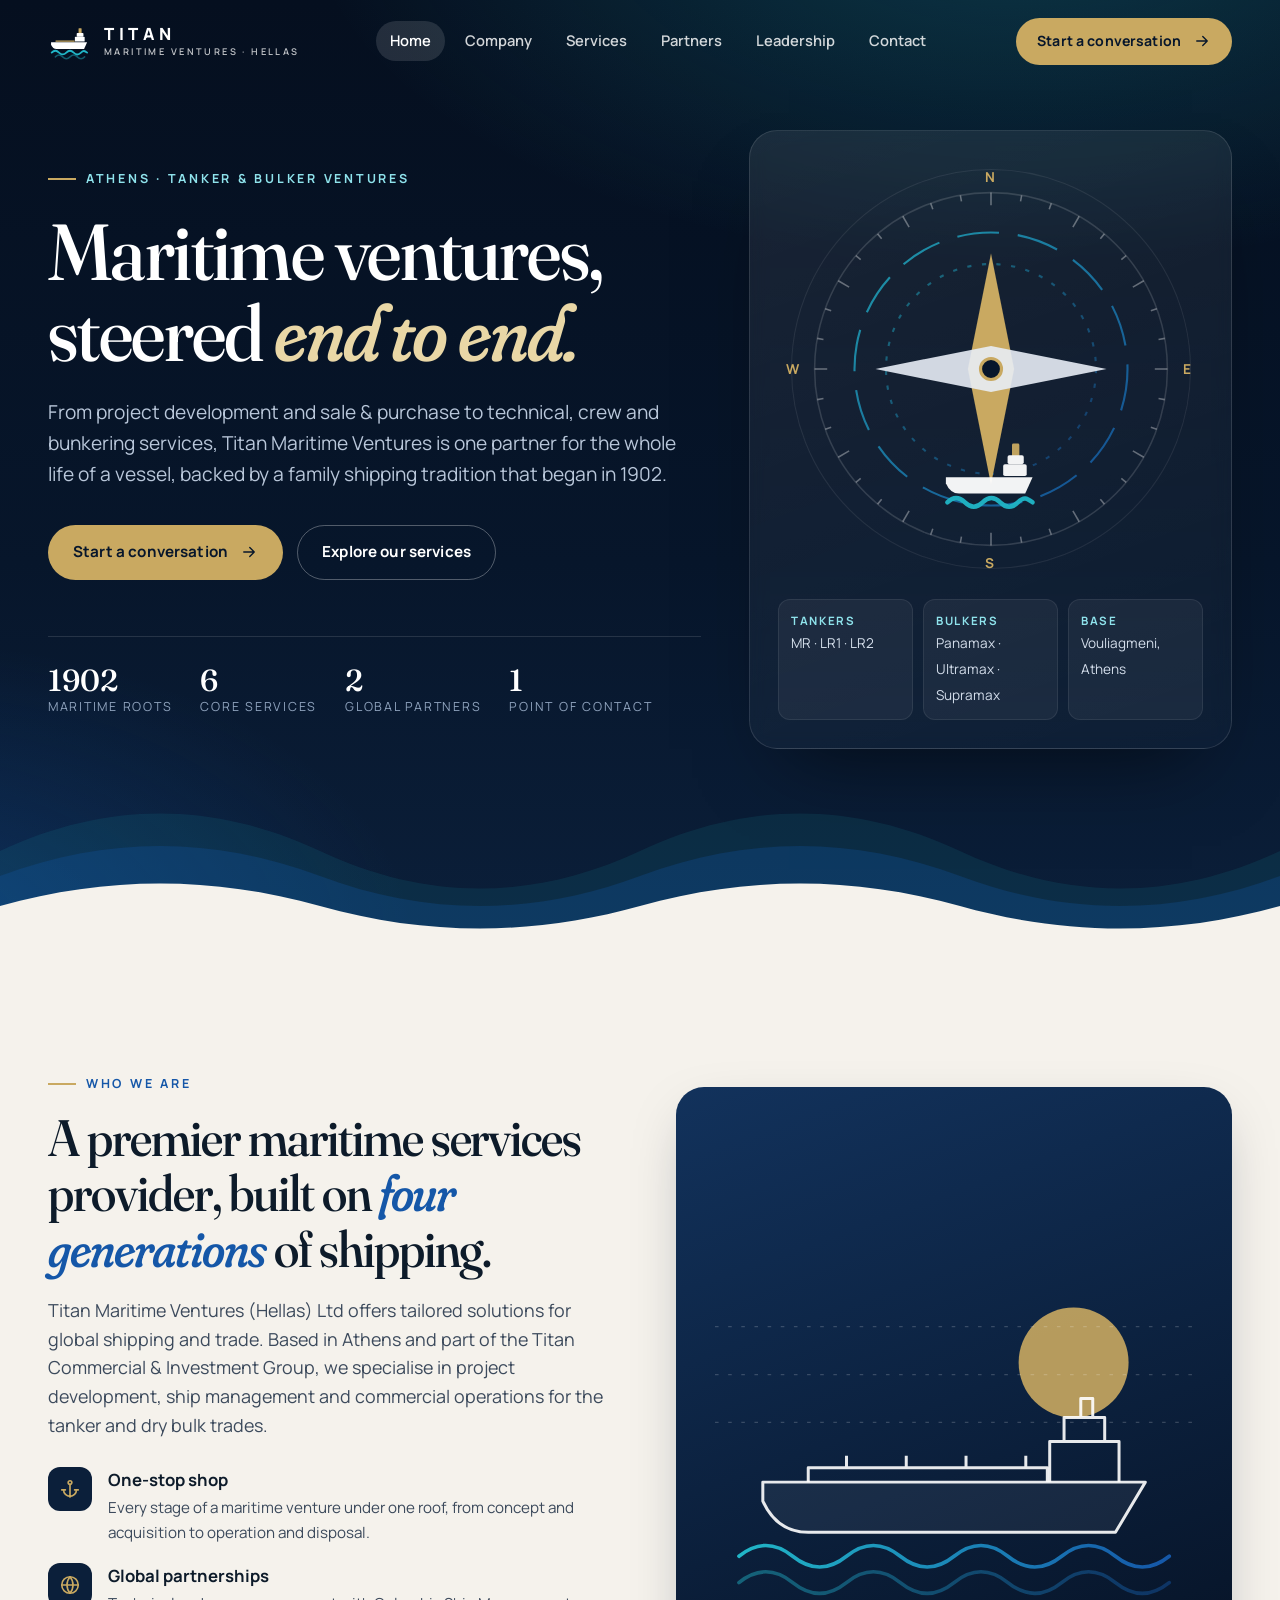
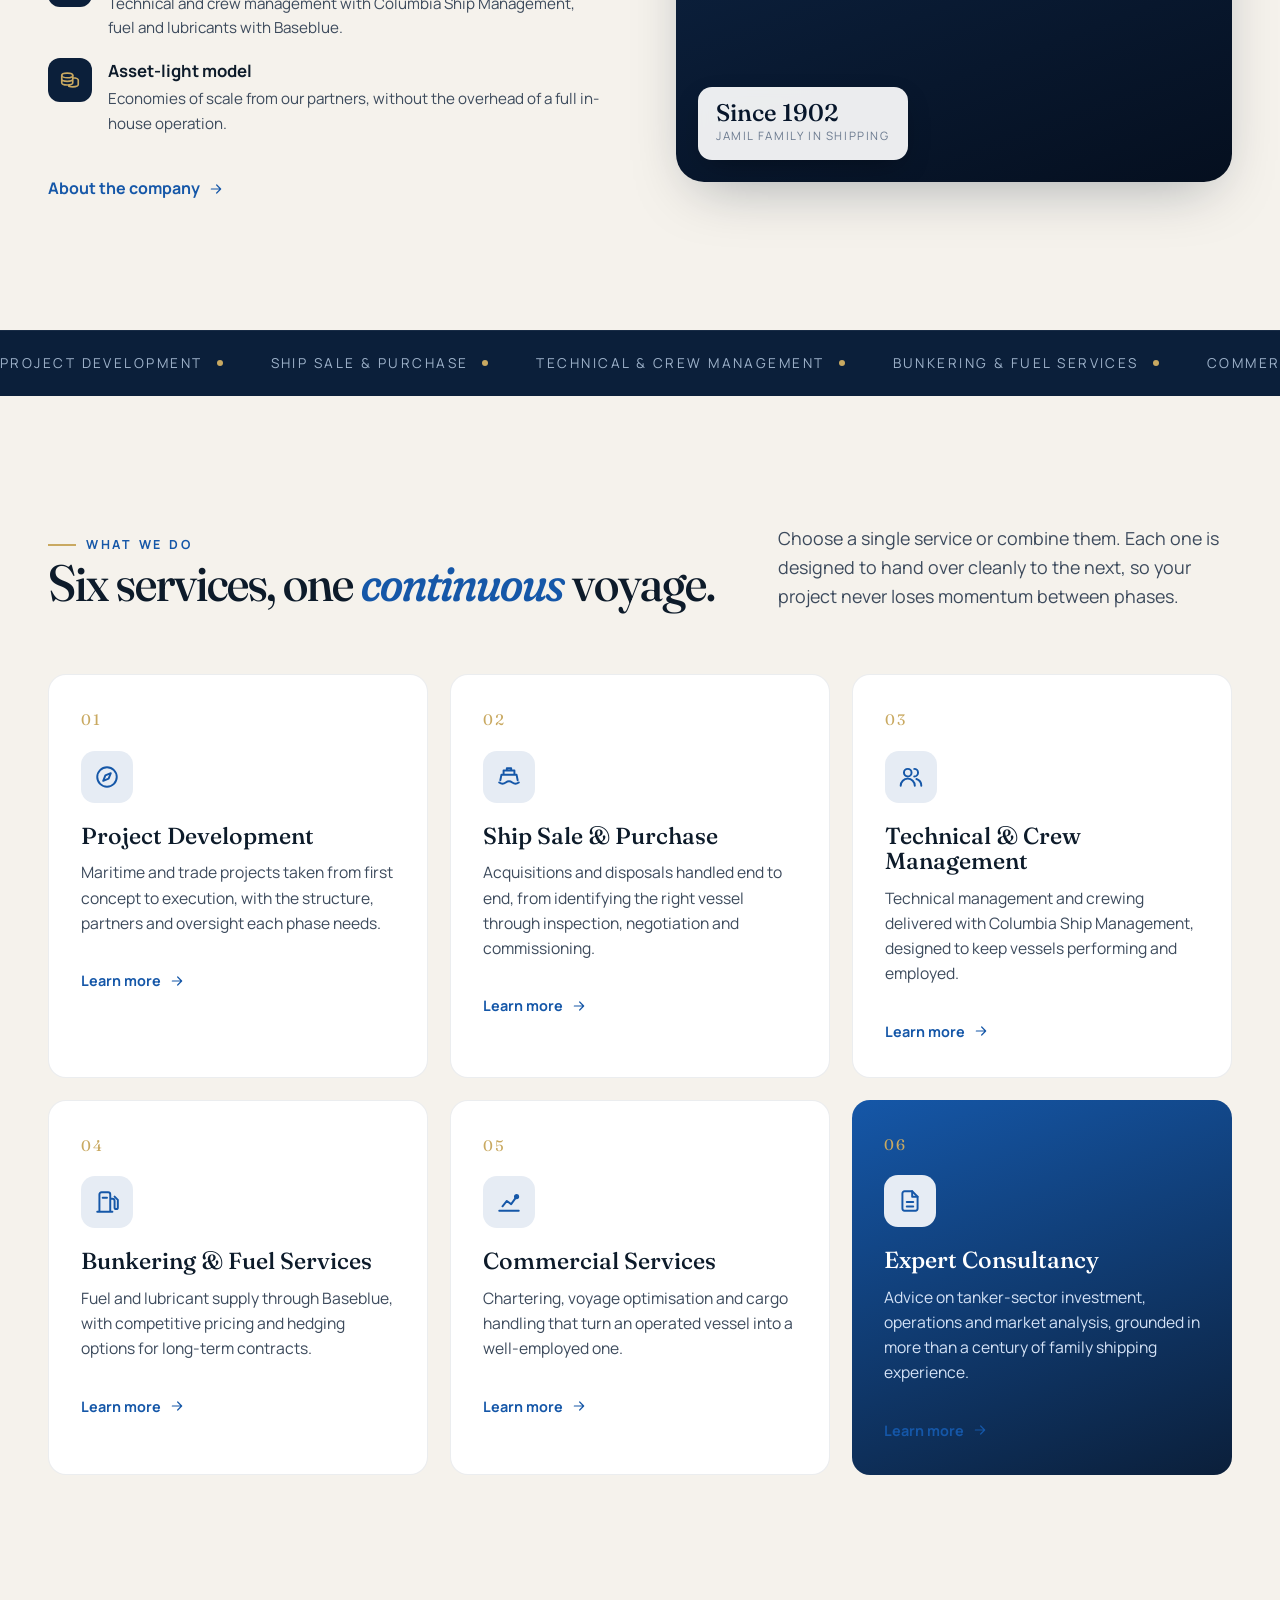
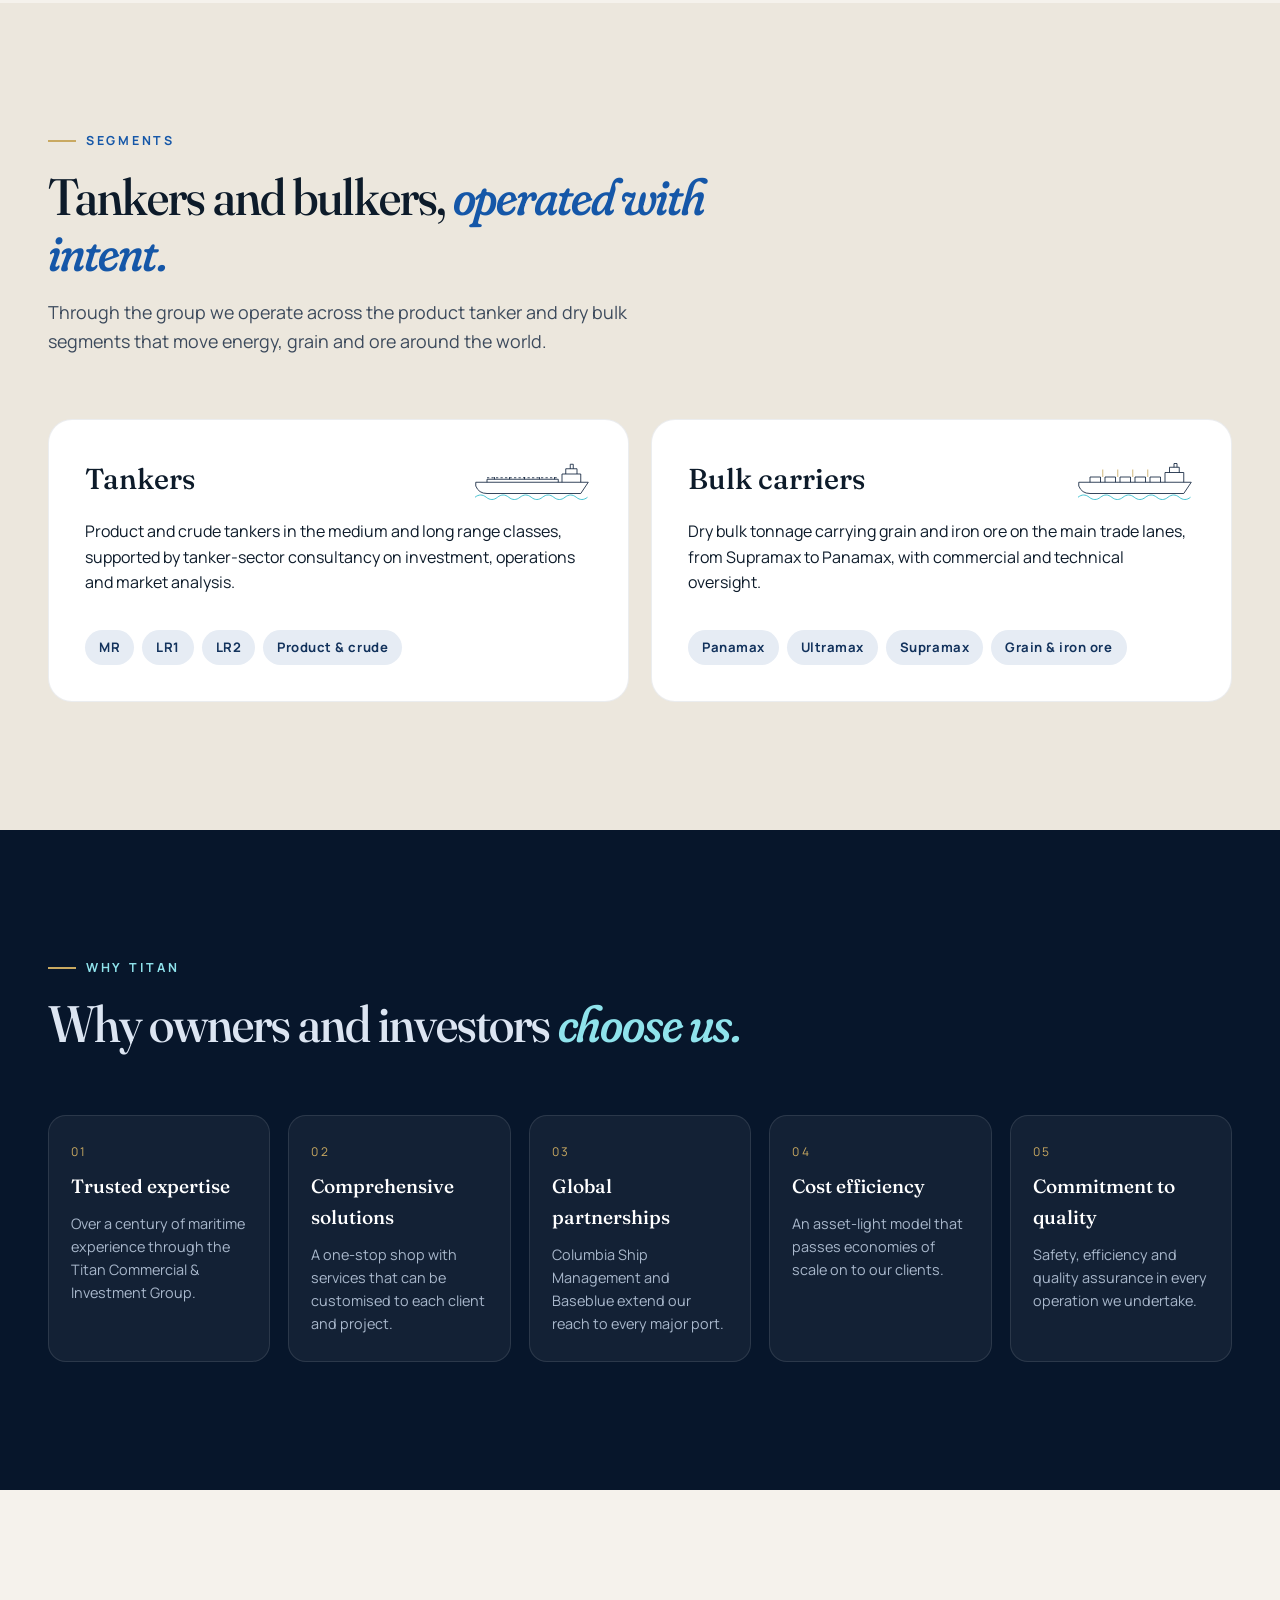
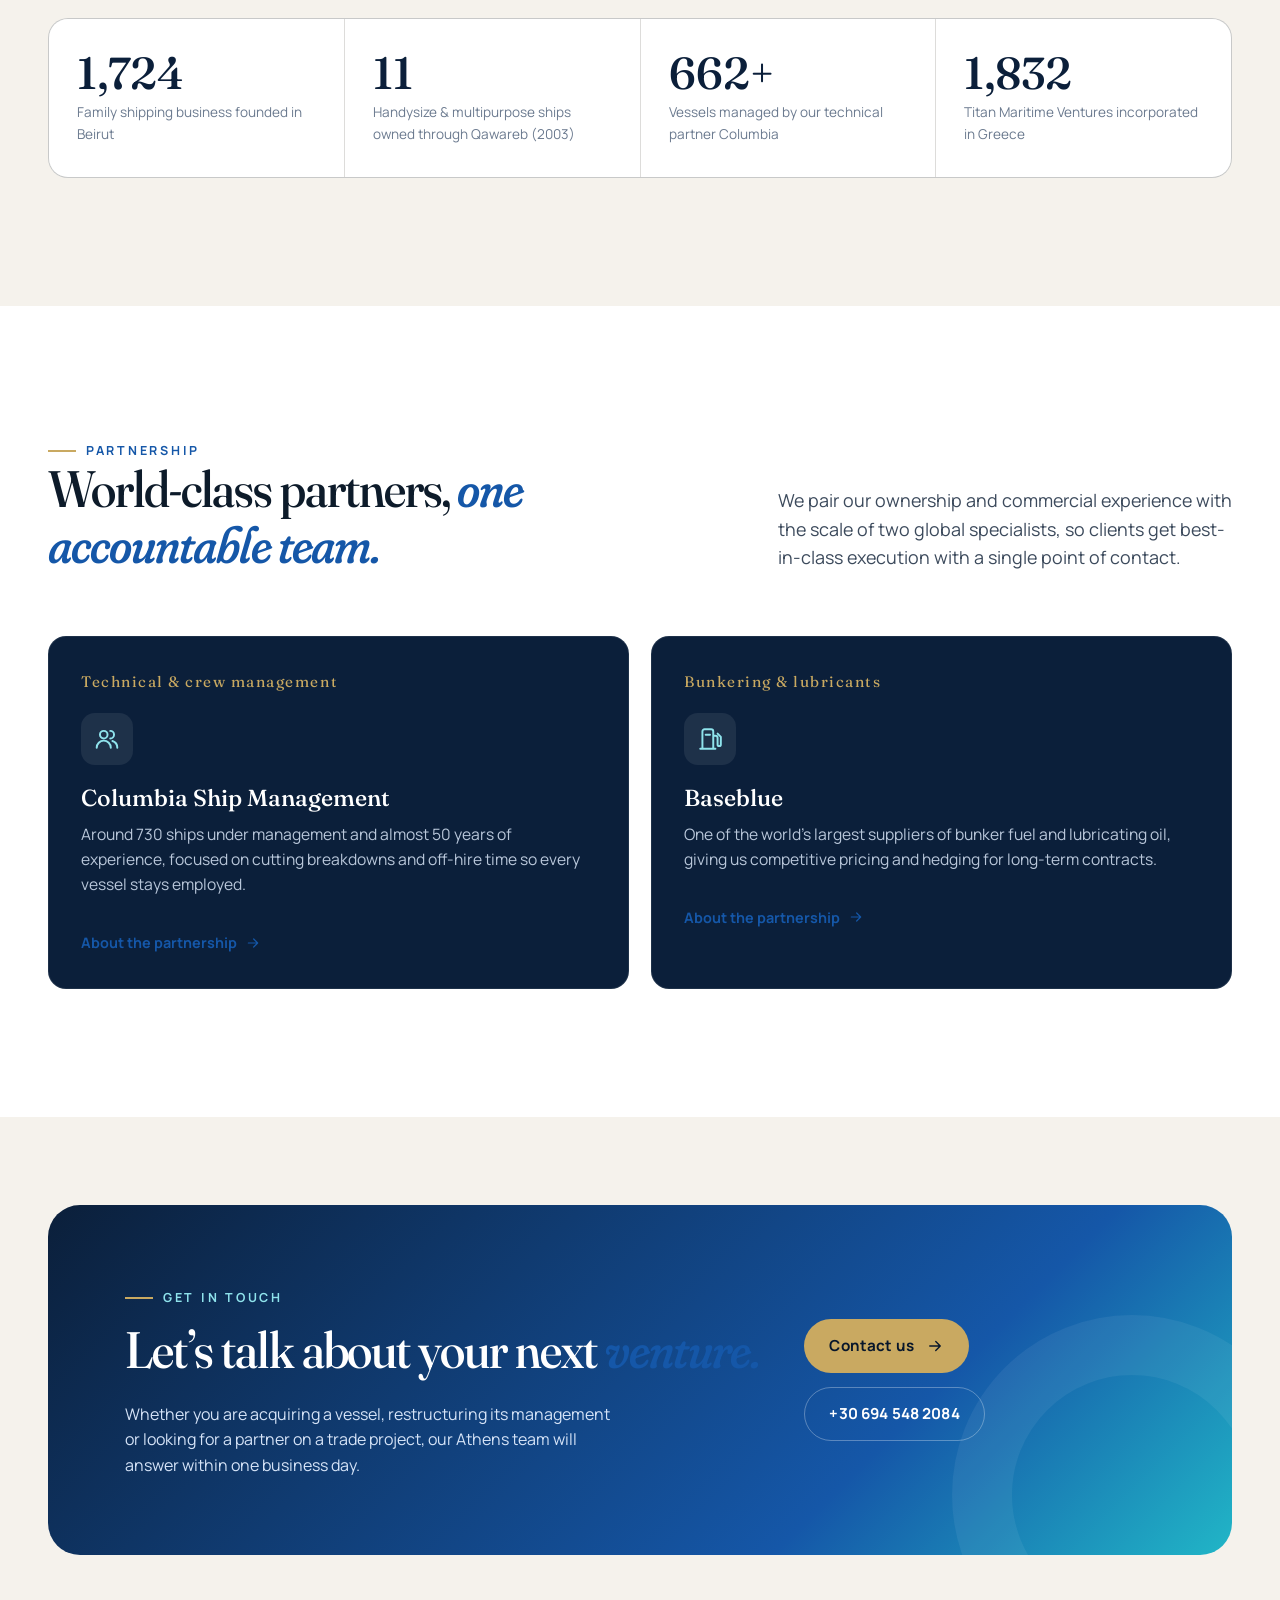
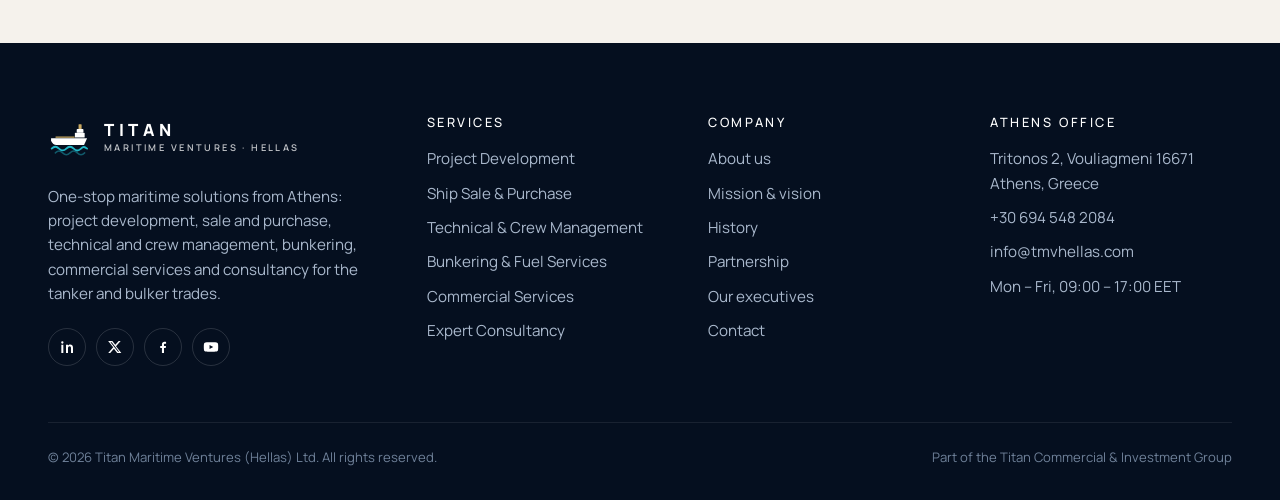
<file: index.html>
<!DOCTYPE html>
<html lang="en">
<head>
  <meta charset="UTF-8">
  <meta name="viewport" content="width=device-width, initial-scale=1">
  <title>Titan Maritime Ventures (Hellas) | Tanker & Bulker Maritime Solutions, Athens</title>
  <meta name="description" content="Titan Maritime Ventures (Hellas) Ltd: one-stop maritime solutions from Athens. Project development, ship sale & purchase, technical and crew management, bunkering, commercial services and consultancy for tankers and bulkers.">
  <meta name="theme-color" content="#07162B">
  <link rel="canonical" href="https://tmvhellas.com/">
  <meta property="og:type" content="website">
  <meta property="og:site_name" content="Titan Maritime Ventures (Hellas)">
  <meta property="og:title" content="Titan Maritime Ventures (Hellas) | Tanker & Bulker Maritime Solutions, Athens">
  <meta property="og:description" content="Titan Maritime Ventures (Hellas) Ltd: one-stop maritime solutions from Athens. Project development, ship sale & purchase, technical and crew management, bunkering, commercial services and consultancy for tankers and bulkers.">
  <meta property="og:url" content="https://tmvhellas.com/">
  <link rel="icon" type="image/svg+xml" href="assets/favicon.svg">
  <link rel="preconnect" href="https://fonts.googleapis.com">
  <link rel="preconnect" href="https://fonts.gstatic.com" crossorigin>
  <link href="https://fonts.googleapis.com/css2?family=Fraunces:ital,opsz,wght,SOFT@0,9..144,400..600,0..100;1,9..144,400..600,0..100&family=Manrope:wght@400;500;600;700;800&display=swap" rel="stylesheet">
  <link rel="stylesheet" href="css/style.css">
</head>
<body>
<a class="skip" href="#main">Skip to content</a>
<header class="header">
  <div class="container header__inner">
    <a class="brand" href="index.html" aria-label="Titan Maritime Ventures (Hellas) - home">
  <svg class="brand__mark" viewBox="0 0 72 72" aria-hidden="true">
  <rect x="50" y="15" width="5" height="9" rx="1" fill="#C9A961"/>
  <rect x="47" y="23" width="11" height="6" rx="1.2" fill="currentColor"/>
  <rect x="44" y="29" width="16" height="8" rx="1.2" fill="currentColor"/>
  <rect x="12" y="35" width="32" height="2.4" rx="1.2" fill="#C9A961"/>
  <path d="M5 38 H64 L59 49 H14 Q8 49 5 42 Z" fill="currentColor"/>
  <path d="M6 55 c4 -4 8 -4 12 0 s8 4 12 0 s8 -4 12 0 s8 4 12 0 s6 -3 10 0" fill="none" stroke="#21B6C7" stroke-width="3" stroke-linecap="round"/>
  <path d="M12 62 c4 -4 8 -4 12 0 s8 4 12 0 s8 -4 12 0 s8 4 12 0" fill="none" stroke="#21B6C7" stroke-opacity=".45" stroke-width="2.4" stroke-linecap="round"/>
</svg>
  <span class="brand__text"><span class="brand__name">TITAN</span><span class="brand__sub">MARITIME VENTURES · HELLAS</span></span>
</a>
    <nav class="nav" aria-label="Primary"><a href="index.html">Home</a><a href="about.html">Company</a><a href="services.html">Services</a><a href="partners.html">Partners</a><a href="leadership.html">Leadership</a><a href="contact.html">Contact</a></nav>
    <a class="btn btn--primary header__cta" href="contact.html">Start a conversation <svg viewBox="0 0 24 24" fill="none" stroke="currentColor" stroke-width="1.8" stroke-linecap="round" stroke-linejoin="round" aria-hidden="true" ><path d="M5 12h14M13 6l6 6-6 6"/></svg></a>
    <button class="nav-toggle" aria-expanded="false" aria-controls="mobile-nav" aria-label="Open menu"><span></span><span></span><span></span></button>
  </div>
</header>
<nav class="mobile-nav" id="mobile-nav" aria-label="Mobile">
  <a href="index.html">Home</a><a href="about.html">Company</a><a href="services.html">Services</a><a href="partners.html">Partners</a><a href="leadership.html">Leadership</a><a href="contact.html">Contact</a>
  <a class="btn btn--primary" href="contact.html">Start a conversation <svg viewBox="0 0 24 24" fill="none" stroke="currentColor" stroke-width="1.8" stroke-linecap="round" stroke-linejoin="round" aria-hidden="true" ><path d="M5 12h14M13 6l6 6-6 6"/></svg></a>
</nav>
<main id="main">
<section class="hero">
  <div class="container hero__grid">
    <div>
      <span class="eyebrow">Athens · Tanker &amp; bulker ventures</span>
      <h1 class="display h1 reveal">Maritime ventures,<br>steered <span class="italic">end to end.</span></h1>
      <p class="hero__lede reveal" data-delay="1">From project development and sale &amp; purchase to technical, crew and bunkering services, Titan Maritime Ventures is one partner for the whole life of a vessel, backed by a family shipping tradition that began in 1902.</p>
      <div class="hero__actions reveal" data-delay="2">
        <a class="btn btn--primary" href="contact.html">Start a conversation <svg viewBox="0 0 24 24" fill="none" stroke="currentColor" stroke-width="1.8" stroke-linecap="round" stroke-linejoin="round" aria-hidden="true" ><path d="M5 12h14M13 6l6 6-6 6"/></svg></a>
        <a class="btn btn--ghost" href="services.html">Explore our services</a>
      </div>
      <div class="hero__meta reveal" data-delay="3">
        <div><strong>1902</strong><span>Maritime roots</span></div>
        <div><strong>6</strong><span>Core services</span></div>
        <div><strong>2</strong><span>Global partners</span></div>
        <div><strong>1</strong><span>Point of contact</span></div>
      </div>
    </div>
    <div class="voyage reveal" data-delay="2">
      <div class="voyage__ring"><svg viewBox="0 0 400 400" aria-hidden="true">
  <defs>
    <linearGradient id="cg" x1="0" x2="1" y1="0" y2="1"><stop offset="0" stop-color="#21B6C7"/><stop offset="1" stop-color="#1557A8"/></linearGradient>
  </defs>
  <circle cx="200" cy="200" r="190" fill="none" stroke="rgba(255,255,255,.08)"/>
  <g class="spin" stroke="rgba(255,255,255,.35)" stroke-width="1.5">
    <circle cx="200" cy="200" r="168" fill="none" stroke="rgba(255,255,255,.14)"/>
    <line x1="200" y1="32" x2="200" y2="44" transform="rotate(0 200 200)"/><line x1="200" y1="32" x2="200" y2="38" transform="rotate(10 200 200)"/><line x1="200" y1="32" x2="200" y2="38" transform="rotate(20 200 200)"/><line x1="200" y1="32" x2="200" y2="44" transform="rotate(30 200 200)"/><line x1="200" y1="32" x2="200" y2="38" transform="rotate(40 200 200)"/><line x1="200" y1="32" x2="200" y2="38" transform="rotate(50 200 200)"/><line x1="200" y1="32" x2="200" y2="44" transform="rotate(60 200 200)"/><line x1="200" y1="32" x2="200" y2="38" transform="rotate(70 200 200)"/><line x1="200" y1="32" x2="200" y2="38" transform="rotate(80 200 200)"/><line x1="200" y1="32" x2="200" y2="44" transform="rotate(90 200 200)"/><line x1="200" y1="32" x2="200" y2="38" transform="rotate(100 200 200)"/><line x1="200" y1="32" x2="200" y2="38" transform="rotate(110 200 200)"/><line x1="200" y1="32" x2="200" y2="44" transform="rotate(120 200 200)"/><line x1="200" y1="32" x2="200" y2="38" transform="rotate(130 200 200)"/><line x1="200" y1="32" x2="200" y2="38" transform="rotate(140 200 200)"/><line x1="200" y1="32" x2="200" y2="44" transform="rotate(150 200 200)"/><line x1="200" y1="32" x2="200" y2="38" transform="rotate(160 200 200)"/><line x1="200" y1="32" x2="200" y2="38" transform="rotate(170 200 200)"/><line x1="200" y1="32" x2="200" y2="44" transform="rotate(180 200 200)"/><line x1="200" y1="32" x2="200" y2="38" transform="rotate(190 200 200)"/><line x1="200" y1="32" x2="200" y2="38" transform="rotate(200 200 200)"/><line x1="200" y1="32" x2="200" y2="44" transform="rotate(210 200 200)"/><line x1="200" y1="32" x2="200" y2="38" transform="rotate(220 200 200)"/><line x1="200" y1="32" x2="200" y2="38" transform="rotate(230 200 200)"/><line x1="200" y1="32" x2="200" y2="44" transform="rotate(240 200 200)"/><line x1="200" y1="32" x2="200" y2="38" transform="rotate(250 200 200)"/><line x1="200" y1="32" x2="200" y2="38" transform="rotate(260 200 200)"/><line x1="200" y1="32" x2="200" y2="44" transform="rotate(270 200 200)"/><line x1="200" y1="32" x2="200" y2="38" transform="rotate(280 200 200)"/><line x1="200" y1="32" x2="200" y2="38" transform="rotate(290 200 200)"/><line x1="200" y1="32" x2="200" y2="44" transform="rotate(300 200 200)"/><line x1="200" y1="32" x2="200" y2="38" transform="rotate(310 200 200)"/><line x1="200" y1="32" x2="200" y2="38" transform="rotate(320 200 200)"/><line x1="200" y1="32" x2="200" y2="44" transform="rotate(330 200 200)"/><line x1="200" y1="32" x2="200" y2="38" transform="rotate(340 200 200)"/><line x1="200" y1="32" x2="200" y2="38" transform="rotate(350 200 200)"/>
  </g>
  <g class="spin-rev" fill="none" stroke="url(#cg)" stroke-width="2">
    <circle cx="200" cy="200" r="130" stroke-dasharray="40 18" opacity=".8"/>
    <circle cx="200" cy="200" r="100" stroke-dasharray="4 10" opacity=".5"/>
  </g>
  <g font-family="Manrope, sans-serif" font-size="13" font-weight="700" fill="#C9A961" letter-spacing="2">
    <text x="200" y="22" text-anchor="middle">N</text><text x="200" y="390" text-anchor="middle">S</text>
    <text x="12" y="205" text-anchor="middle">W</text><text x="388" y="205" text-anchor="middle">E</text>
  </g>
  <path d="M200 90 L222 200 L200 310 L178 200 Z" fill="#C9A961"/>
  <path d="M90 200 L200 178 L310 200 L200 222 Z" fill="#E8EEF7" opacity=".9"/>
  <circle cx="200" cy="200" r="10" fill="#07162B" stroke="#C9A961" stroke-width="3"/>
  <g transform="translate(150 250) scale(1.4)" opacity=".95">
    <rect x="50" y="15" width="5" height="9" rx="1" fill="#C9A961"/>
    <rect x="47" y="23" width="11" height="6" rx="1.2" fill="#fff"/>
    <rect x="44" y="29" width="16" height="8" rx="1.2" fill="#fff"/>
    <path d="M5 38 H64 L59 49 H14 Q8 49 5 42 Z" fill="#fff"/>
    <path d="M6 55 c4 -4 8 -4 12 0 s8 4 12 0 s8 -4 12 0 s8 4 12 0 s6 -3 10 0" fill="none" stroke="#21B6C7" stroke-width="3" stroke-linecap="round"/>
  </g>
</svg></div>
      <div class="voyage__legend">
        <div><b>Tankers</b><span>MR · LR1 · LR2</span></div>
        <div><b>Bulkers</b><span>Panamax · Ultramax · Supramax</span></div>
        <div><b>Base</b><span>Vouliagmeni, Athens</span></div>
      </div>
    </div>
  </div>
  <div class="waves" aria-hidden="true">
  <svg viewBox="0 0 2880 160" preserveAspectRatio="none">
    <path class="w3" fill="rgba(33,182,199,.10)" d="M0 70 C240 20 480 20 720 70 S1200 120 1440 70 S1920 20 2160 70 S2640 120 2880 70 V160 H0 Z"/>
    <path class="w2" fill="rgba(21,87,168,.28)" d="M0 95 C240 55 480 55 720 95 S1200 135 1440 95 S1920 55 2160 95 S2640 135 2880 95 V160 H0 Z"/>
    <path class="w1" fill="#F5F2EC" d="M0 125 C240 95 480 95 720 125 S1200 155 1440 125 S1920 95 2160 125 S2640 155 2880 125 V160 H0 Z"/>
  </svg>
</div>
</section>

<section class="section">
  <div class="container split">
    <div class="reveal">
      <span class="eyebrow">Who we are</span>
      <h2 class="display h2">A premier maritime services provider, built on <span class="italic">four generations</span> of shipping.</h2>
      <p class="lede">Titan Maritime Ventures (Hellas) Ltd offers tailored solutions for global shipping and trade. Based in Athens and part of the Titan Commercial &amp; Investment Group, we specialise in project development, ship management and commercial operations for the tanker and dry bulk trades.</p>
      <ul class="feature-list">
        <li><div class="ico"><svg viewBox="0 0 24 24" fill="none" stroke="currentColor" stroke-width="1.8" stroke-linecap="round" stroke-linejoin="round" aria-hidden="true" ><circle cx="12" cy="5" r="2"/><path d="M12 7v14M5 13a7 7 0 0 0 14 0M3 13h4M17 13h4"/></svg></div><div><b>One-stop shop</b><p>Every stage of a maritime venture under one roof, from concept and acquisition to operation and disposal.</p></div></li>
        <li><div class="ico"><svg viewBox="0 0 24 24" fill="none" stroke="currentColor" stroke-width="1.8" stroke-linecap="round" stroke-linejoin="round" aria-hidden="true" ><circle cx="12" cy="12" r="9"/><path d="M3 12h18M12 3a14 14 0 0 1 0 18M12 3a14 14 0 0 0 0 18"/></svg></div><div><b>Global partnerships</b><p>Technical and crew management with Columbia Ship Management, fuel and lubricants with Baseblue.</p></div></li>
        <li><div class="ico"><svg viewBox="0 0 24 24" fill="none" stroke="currentColor" stroke-width="1.8" stroke-linecap="round" stroke-linejoin="round" aria-hidden="true" ><ellipse cx="9" cy="7" rx="6" ry="2.5"/><path d="M3 7v4c0 1.4 2.7 2.5 6 2.5s6-1.1 6-2.5V7M3 11v4c0 1.4 2.7 2.5 6 2.5s6-1.1 6-2.5v-4M15 9.5c3 .2 6 1.3 6 2.5v5c0 1.4-2.7 2.5-6 2.5-1.7 0-3.2-.3-4.3-.8"/></svg></div><div><b>Asset-light model</b><p>Economies of scale from our partners, without the overhead of a full in-house operation.</p></div></li>
      </ul>
      <a class="link-arrow mt-3" href="about.html">About the company <svg viewBox="0 0 24 24" fill="none" stroke="currentColor" stroke-width="1.8" stroke-linecap="round" stroke-linejoin="round" aria-hidden="true" ><path d="M5 12h14M13 6l6 6-6 6"/></svg></a>
    </div>
    <div class="panel reveal" data-delay="2">
      <svg viewBox="0 0 400 300" fill="none" aria-hidden="true">
  <defs><linearGradient id="pg" x1="0" x2="1"><stop offset="0" stop-color="#21B6C7"/><stop offset="1" stop-color="#1557A8"/></linearGradient></defs>
  <circle cx="300" cy="90" r="46" fill="#C9A961" opacity=".9"/>
  <g stroke="rgba(255,255,255,.9)" stroke-width="2.5" stroke-linejoin="round">
    <path d="M40 190 H360 L335 232 H78 Q52 232 40 206 Z" fill="rgba(255,255,255,.06)"/>
    <path d="M280 190 V156 h58 v34 M292 156 V136 h34 v20 M306 136 V120 h10 v16"/>
    <path d="M78 190 v-12 h200 v12 M110 178 v-10 M160 178 v-10 M210 178 v-10 M260 178 v-10"/>
  </g>
  <g stroke="url(#pg)" stroke-width="3" stroke-linecap="round">
    <path d="M20 252 c15 -12 30 -12 45 0 s30 12 45 0 s30 -12 45 0 s30 12 45 0 s30 -12 45 0 s30 12 45 0 s30 -12 45 0 s30 12 45 0"/>
    <path d="M20 274 c15 -12 30 -12 45 0 s30 12 45 0 s30 -12 45 0 s30 12 45 0 s30 -12 45 0 s30 12 45 0 s30 -12 45 0 s30 12 45 0" opacity=".45"/>
  </g>
  <g stroke="rgba(255,255,255,.18)" stroke-width="1"><path d="M0 60 H400 M0 100 H400 M0 140 H400" stroke-dasharray="3 8"/></g>
</svg>
      <div class="panel__badge"><b>Since 1902</b><span>Jamil family in shipping</span></div>
    </div>
  </div>
</section>

<div class="strip" aria-hidden="true"><div class="strip__track"><span>Project Development</span><span>Ship Sale & Purchase</span><span>Technical & Crew Management</span><span>Bunkering & Fuel Services</span><span>Commercial Services</span><span>Expert Consultancy</span><span>Tankers: MR · LR1 · LR2</span><span>Bulkers: Panamax · Ultramax · Supramax</span><span>Athens · Est. 2021</span><span>Project Development</span><span>Ship Sale & Purchase</span><span>Technical & Crew Management</span><span>Bunkering & Fuel Services</span><span>Commercial Services</span><span>Expert Consultancy</span><span>Tankers: MR · LR1 · LR2</span><span>Bulkers: Panamax · Ultramax · Supramax</span><span>Athens · Est. 2021</span></div></div>

<section class="section">
  <div class="container">
    <div class="section-head section-head--split reveal">
      <div>
        <span class="eyebrow">What we do</span>
        <h2 class="display h2">Six services, one <span class="italic">continuous</span> voyage.</h2>
      </div>
      <p class="lede">Choose a single service or combine them. Each one is designed to hand over cleanly to the next, so your project never loses momentum between phases.</p>
    </div>
    <div class="grid grid--3">
    <a class="card reveal" data-delay="1" href="services.html#project-development">
      <span class="card__num">01</span>
      <div class="card__icon"><svg viewBox="0 0 24 24" fill="none" stroke="currentColor" stroke-width="1.8" stroke-linecap="round" stroke-linejoin="round" aria-hidden="true" ><circle cx="12" cy="12" r="9"/><path d="m15.5 8.5-2 5-5 2 2-5z"/></svg></div>
      <h3>Project Development</h3>
      <p>Maritime and trade projects taken from first concept to execution, with the structure, partners and oversight each phase needs.</p>
      <span class="link-arrow">Learn more <svg viewBox="0 0 24 24" fill="none" stroke="currentColor" stroke-width="1.8" stroke-linecap="round" stroke-linejoin="round" aria-hidden="true" ><path d="M5 12h14M13 6l6 6-6 6"/></svg></span>
    </a>
    <a class="card reveal" data-delay="2" href="services.html#sale-purchase">
      <span class="card__num">02</span>
      <div class="card__icon"><svg viewBox="0 0 24 24" fill="none" stroke="currentColor" stroke-width="1.8" stroke-linecap="round" stroke-linejoin="round" aria-hidden="true" ><path d="M3 17c2 1.5 4 1.5 6 0s4-1.5 6 0 4 1.5 6 0M4 15l1-5h14l1 5M7 10V6h10v4M10 6V4h4v2"/></svg></div>
      <h3>Ship Sale & Purchase</h3>
      <p>Acquisitions and disposals handled end to end, from identifying the right vessel through inspection, negotiation and commissioning.</p>
      <span class="link-arrow">Learn more <svg viewBox="0 0 24 24" fill="none" stroke="currentColor" stroke-width="1.8" stroke-linecap="round" stroke-linejoin="round" aria-hidden="true" ><path d="M5 12h14M13 6l6 6-6 6"/></svg></span>
    </a>
    <a class="card reveal" data-delay="3" href="services.html#technical-crew">
      <span class="card__num">03</span>
      <div class="card__icon"><svg viewBox="0 0 24 24" fill="none" stroke="currentColor" stroke-width="1.8" stroke-linecap="round" stroke-linejoin="round" aria-hidden="true" ><circle cx="9" cy="8" r="3.5"/><path d="M2.5 20a6.5 6.5 0 0 1 13 0M15 4.5a3.5 3.5 0 0 1 0 7M21.5 20a6.5 6.5 0 0 0-4.5-6.2"/></svg></div>
      <h3>Technical & Crew Management</h3>
      <p>Technical management and crewing delivered with Columbia Ship Management, designed to keep vessels performing and employed.</p>
      <span class="link-arrow">Learn more <svg viewBox="0 0 24 24" fill="none" stroke="currentColor" stroke-width="1.8" stroke-linecap="round" stroke-linejoin="round" aria-hidden="true" ><path d="M5 12h14M13 6l6 6-6 6"/></svg></span>
    </a>
    <a class="card reveal" data-delay="1" href="services.html#bunkering">
      <span class="card__num">04</span>
      <div class="card__icon"><svg viewBox="0 0 24 24" fill="none" stroke="currentColor" stroke-width="1.8" stroke-linecap="round" stroke-linejoin="round" aria-hidden="true" ><path d="M5 21V5a2 2 0 0 1 2-2h6a2 2 0 0 1 2 2v16M3 21h14M8 8h4M15 9h2a2 2 0 0 1 2 2v6a1.5 1.5 0 0 0 3 0v-7l-3-3"/></svg></div>
      <h3>Bunkering & Fuel Services</h3>
      <p>Fuel and lubricant supply through Baseblue, with competitive pricing and hedging options for long-term contracts.</p>
      <span class="link-arrow">Learn more <svg viewBox="0 0 24 24" fill="none" stroke="currentColor" stroke-width="1.8" stroke-linecap="round" stroke-linejoin="round" aria-hidden="true" ><path d="M5 12h14M13 6l6 6-6 6"/></svg></span>
    </a>
    <a class="card reveal" data-delay="2" href="services.html#commercial">
      <span class="card__num">05</span>
      <div class="card__icon"><svg viewBox="0 0 24 24" fill="none" stroke="currentColor" stroke-width="1.8" stroke-linecap="round" stroke-linejoin="round" aria-hidden="true" ><path d="M3 20h18M6 16l4-5 4 3 5-7"/><circle cx="19" cy="7" r="1.5"/></svg></div>
      <h3>Commercial Services</h3>
      <p>Chartering, voyage optimisation and cargo handling that turn an operated vessel into a well-employed one.</p>
      <span class="link-arrow">Learn more <svg viewBox="0 0 24 24" fill="none" stroke="currentColor" stroke-width="1.8" stroke-linecap="round" stroke-linejoin="round" aria-hidden="true" ><path d="M5 12h14M13 6l6 6-6 6"/></svg></span>
    </a>
    <a class="card card--accent reveal" data-delay="3" href="services.html#consultancy">
      <span class="card__num">06</span>
      <div class="card__icon"><svg viewBox="0 0 24 24" fill="none" stroke="currentColor" stroke-width="1.8" stroke-linecap="round" stroke-linejoin="round" aria-hidden="true" ><path d="M14 3H7a2 2 0 0 0-2 2v14a2 2 0 0 0 2 2h10a2 2 0 0 0 2-2V8z"/><path d="M14 3v5h5M9 13h6M9 17h6"/></svg></div>
      <h3>Expert Consultancy</h3>
      <p>Advice on tanker-sector investment, operations and market analysis, grounded in more than a century of family shipping experience.</p>
      <span class="link-arrow">Learn more <svg viewBox="0 0 24 24" fill="none" stroke="currentColor" stroke-width="1.8" stroke-linecap="round" stroke-linejoin="round" aria-hidden="true" ><path d="M5 12h14M13 6l6 6-6 6"/></svg></span>
    </a>
    </div>
  </div>
</section>

<section class="section section--sand-deep">
  <div class="container">
    <div class="section-head reveal">
      <span class="eyebrow">Segments</span>
      <h2 class="display h2">Tankers and bulkers, <span class="italic">operated with intent.</span></h2>
      <p class="lede">Through the group we operate across the product tanker and dry bulk segments that move energy, grain and ore around the world.</p>
    </div>
    <div class="segments">
      <div class="segment reveal">
        <div class="segment__head"><h3>Tankers</h3><svg viewBox="0 0 320 120" fill="none" stroke="currentColor" stroke-width="2.2" stroke-linejoin="round" aria-hidden="true">
  <path d="M10 70 H310 L290 100 H40 Q18 100 10 80 Z"/>
  <path d="M240 70 V48 h50 v22 M250 48 V34 h30 v14 M262 34 V22 h8 v12"/>
  <path d="M40 70 v-8 h190 v8 M60 62 v-6 M100 62 v-6 M140 62 v-6 M180 62 v-6 M220 62 v-6"/>
  <path d="M40 58 H230" stroke-dasharray="6 6"/>
  <path d="M8 110 c10 -8 20 -8 30 0 s20 8 30 0 s20 -8 30 0 s20 8 30 0 s20 -8 30 0 s20 8 30 0 s20 -8 30 0 s20 8 30 0 s20 -8 30 0 s20 8 30 0" stroke="#21B6C7"/>
</svg></div>
        <p>Product and crude tankers in the medium and long range classes, supported by tanker-sector consultancy on investment, operations and market analysis.</p>
        <div class="chips"><span>MR</span><span>LR1</span><span>LR2</span><span>Product &amp; crude</span></div>
      </div>
      <div class="segment reveal" data-delay="1">
        <div class="segment__head"><h3>Bulk carriers</h3><svg viewBox="0 0 320 120" fill="none" stroke="currentColor" stroke-width="2.2" stroke-linejoin="round" aria-hidden="true">
  <path d="M10 70 H310 L290 100 H40 Q18 100 10 80 Z"/>
  <path d="M240 70 V44 h50 v26 M252 44 V30 h26 v14 M264 30 V20 h8 v10"/>
  <path d="M40 70 v-14 h28 v14 M80 70 v-14 h28 v14 M120 70 v-14 h28 v14 M160 70 v-14 h28 v14 M200 70 v-14 h28 v14"/>
  <path d="M74 56 v-20 M114 56 v-20 M154 56 v-20 M194 56 v-20" stroke="#C9A961"/>
  <path d="M8 110 c10 -8 20 -8 30 0 s20 8 30 0 s20 -8 30 0 s20 8 30 0 s20 -8 30 0 s20 8 30 0 s20 -8 30 0 s20 8 30 0 s20 -8 30 0 s20 8 30 0" stroke="#21B6C7"/>
</svg></div>
        <p>Dry bulk tonnage carrying grain and iron ore on the main trade lanes, from Supramax to Panamax, with commercial and technical oversight.</p>
        <div class="chips"><span>Panamax</span><span>Ultramax</span><span>Supramax</span><span>Grain &amp; iron ore</span></div>
      </div>
    </div>
  </div>
</section>

<section class="section section--dark">
  <div class="container">
    <div class="section-head reveal">
      <span class="eyebrow">Why Titan</span>
      <h2 class="display h2">Why owners and investors <span class="italic">choose us.</span></h2>
    </div>
    <div class="values">
      <div class="value reveal"><i>01</i><b>Trusted expertise</b><p>Over a century of maritime experience through the Titan Commercial &amp; Investment Group.</p></div>
      <div class="value reveal" data-delay="1"><i>02</i><b>Comprehensive solutions</b><p>A one-stop shop with services that can be customised to each client and project.</p></div>
      <div class="value reveal" data-delay="2"><i>03</i><b>Global partnerships</b><p>Columbia Ship Management and Baseblue extend our reach to every major port.</p></div>
      <div class="value reveal" data-delay="3"><i>04</i><b>Cost efficiency</b><p>An asset-light model that passes economies of scale on to our clients.</p></div>
      <div class="value reveal" data-delay="4"><i>05</i><b>Commitment to quality</b><p>Safety, efficiency and quality assurance in every operation we undertake.</p></div>
    </div>
  </div>
</section>

<section class="section">
  <div class="container">
    <div class="stats reveal">
      <div class="stat"><b data-count="1902">0</b><span>Family shipping business founded in Beirut</span></div>
      <div class="stat"><b data-count="12">0</b><span>Handysize &amp; multipurpose ships owned through Qawareb (2003)</span></div>
      <div class="stat"><b data-count="730" data-suffix="+">0</b><span>Vessels managed by our technical partner Columbia</span></div>
      <div class="stat"><b data-count="2021">0</b><span>Titan Maritime Ventures incorporated in Greece</span></div>
    </div>
  </div>
</section>

<section class="section section--white">
  <div class="container">
    <div class="section-head section-head--split reveal">
      <div>
        <span class="eyebrow">Partnership</span>
        <h2 class="display h2">World-class partners, <span class="italic">one accountable team.</span></h2>
      </div>
      <p class="lede">We pair our ownership and commercial experience with the scale of two global specialists, so clients get best-in-class execution with a single point of contact.</p>
    </div>
    <div class="grid grid--2">
      <a class="card card--dark reveal" href="partners.html">
        <span class="card__num">Technical &amp; crew management</span>
        <div class="card__icon"><svg viewBox="0 0 24 24" fill="none" stroke="currentColor" stroke-width="1.8" stroke-linecap="round" stroke-linejoin="round" aria-hidden="true" ><circle cx="9" cy="8" r="3.5"/><path d="M2.5 20a6.5 6.5 0 0 1 13 0M15 4.5a3.5 3.5 0 0 1 0 7M21.5 20a6.5 6.5 0 0 0-4.5-6.2"/></svg></div>
        <h3>Columbia Ship Management</h3>
        <p>Around 730 ships under management and almost 50 years of experience, focused on cutting breakdowns and off-hire time so every vessel stays employed.</p>
        <span class="link-arrow">About the partnership <svg viewBox="0 0 24 24" fill="none" stroke="currentColor" stroke-width="1.8" stroke-linecap="round" stroke-linejoin="round" aria-hidden="true" ><path d="M5 12h14M13 6l6 6-6 6"/></svg></span>
      </a>
      <a class="card card--dark reveal" data-delay="1" href="partners.html">
        <span class="card__num">Bunkering &amp; lubricants</span>
        <div class="card__icon"><svg viewBox="0 0 24 24" fill="none" stroke="currentColor" stroke-width="1.8" stroke-linecap="round" stroke-linejoin="round" aria-hidden="true" ><path d="M5 21V5a2 2 0 0 1 2-2h6a2 2 0 0 1 2 2v16M3 21h14M8 8h4M15 9h2a2 2 0 0 1 2 2v6a1.5 1.5 0 0 0 3 0v-7l-3-3"/></svg></div>
        <h3>Baseblue</h3>
        <p>One of the world's largest suppliers of bunker fuel and lubricating oil, giving us competitive pricing and hedging for long-term contracts.</p>
        <span class="link-arrow">About the partnership <svg viewBox="0 0 24 24" fill="none" stroke="currentColor" stroke-width="1.8" stroke-linecap="round" stroke-linejoin="round" aria-hidden="true" ><path d="M5 12h14M13 6l6 6-6 6"/></svg></span>
      </a>
    </div>
  </div>
</section>

<section class="section section--tight">
  <div class="container">
    <div class="cta reveal">
      <div>
        <span class="eyebrow">Get in touch</span>
        <h2 class="display h2">Let’s talk about your next <span class="italic">venture.</span></h2>
        <p class="mt-2">Whether you are acquiring a vessel, restructuring its management or looking for a partner on a trade project, our Athens team will answer within one business day.</p>
      </div>
      <div class="cta__actions">
        <a class="btn btn--primary" href="contact.html">Contact us <svg viewBox="0 0 24 24" fill="none" stroke="currentColor" stroke-width="1.8" stroke-linecap="round" stroke-linejoin="round" aria-hidden="true" ><path d="M5 12h14M13 6l6 6-6 6"/></svg></a>
        <a class="btn btn--ghost" href="tel:+306945482084">+30 694 548 2084</a>
      </div>
    </div>
  </div>
</section>

</main>
<footer class="footer">
  <div class="container">
    <div class="footer__grid">
      <div>
        <a class="brand" href="index.html" aria-label="Titan Maritime Ventures (Hellas) - home">
  <svg class="brand__mark" viewBox="0 0 72 72" aria-hidden="true">
  <rect x="50" y="15" width="5" height="9" rx="1" fill="#C9A961"/>
  <rect x="47" y="23" width="11" height="6" rx="1.2" fill="currentColor"/>
  <rect x="44" y="29" width="16" height="8" rx="1.2" fill="currentColor"/>
  <rect x="12" y="35" width="32" height="2.4" rx="1.2" fill="#C9A961"/>
  <path d="M5 38 H64 L59 49 H14 Q8 49 5 42 Z" fill="currentColor"/>
  <path d="M6 55 c4 -4 8 -4 12 0 s8 4 12 0 s8 -4 12 0 s8 4 12 0 s6 -3 10 0" fill="none" stroke="#21B6C7" stroke-width="3" stroke-linecap="round"/>
  <path d="M12 62 c4 -4 8 -4 12 0 s8 4 12 0 s8 -4 12 0 s8 4 12 0" fill="none" stroke="#21B6C7" stroke-opacity=".45" stroke-width="2.4" stroke-linecap="round"/>
</svg>
  <span class="brand__text"><span class="brand__name">TITAN</span><span class="brand__sub">MARITIME VENTURES · HELLAS</span></span>
</a>
        <p class="footer__about">One-stop maritime solutions from Athens: project development, sale and purchase, technical and crew management, bunkering, commercial services and consultancy for the tanker and bulker trades.</p>
        <div class="socials">
          <a href="#" aria-label="LinkedIn"><svg viewBox="0 0 24 24" fill="currentColor" aria-hidden="true"><path d="M6.5 8.5h-3V21h3zM5 3.5A1.75 1.75 0 1 0 5 7a1.75 1.75 0 0 0 0-3.5zM21 13.2c0-3.3-1.8-4.9-4.2-4.9-1.9 0-2.8 1-3.3 1.8V8.5h-3V21h3v-6.6c0-1.7.3-3.4 2.4-3.4s2.1 2 2.1 3.5V21h3z"/></svg></a>
          <a href="#" aria-label="X (Twitter)"><svg viewBox="0 0 24 24" fill="currentColor" aria-hidden="true"><path d="M17.5 3h3l-7 8 8 10h-6.2l-4.9-6.3L4.8 21h-3l7.5-8.5L1.7 3h6.3l4.4 5.8zm-1 16.2h1.7L7 4.7H5.2z"/></svg></a>
          <a href="#" aria-label="Facebook"><svg viewBox="0 0 24 24" fill="currentColor" aria-hidden="true"><path d="M13.5 21v-7.5h2.6l.4-3h-3V8.6c0-.9.3-1.5 1.5-1.5h1.6V4.4c-.3 0-1.2-.1-2.3-.1-2.3 0-3.9 1.4-3.9 4v2.2H7.8v3h2.6V21z"/></svg></a>
          <a href="#" aria-label="YouTube"><svg viewBox="0 0 24 24" fill="currentColor" aria-hidden="true"><path d="M22.5 7.2a2.7 2.7 0 0 0-1.9-1.9C18.9 5 12 5 12 5s-6.9 0-8.6.3A2.7 2.7 0 0 0 1.5 7.2 28 28 0 0 0 1.2 12a28 28 0 0 0 .3 4.8 2.7 2.7 0 0 0 1.9 1.9C5.1 19 12 19 12 19s6.9 0 8.6-.3a2.7 2.7 0 0 0 1.9-1.9 28 28 0 0 0 .3-4.8 28 28 0 0 0-.3-4.8zM9.8 15V9l5.6 3z"/></svg></a>
        </div>
      </div>
      <div>
        <h4>Services</h4>
        <ul><li><a href="services.html#project-development">Project Development</a></li><li><a href="services.html#sale-purchase">Ship Sale & Purchase</a></li><li><a href="services.html#technical-crew">Technical & Crew Management</a></li><li><a href="services.html#bunkering">Bunkering & Fuel Services</a></li><li><a href="services.html#commercial">Commercial Services</a></li><li><a href="services.html#consultancy">Expert Consultancy</a></li></ul>
      </div>
      <div>
        <h4>Company</h4>
        <ul>
          <li><a href="about.html">About us</a></li>
          <li><a href="about.html#mission">Mission &amp; vision</a></li>
          <li><a href="about.html#history">History</a></li>
          <li><a href="partners.html">Partnership</a></li>
          <li><a href="leadership.html">Our executives</a></li>
          <li><a href="contact.html">Contact</a></li>
        </ul>
      </div>
      <div>
        <h4>Athens office</h4>
        <ul>
          <li>Tritonos 2, Vouliagmeni 16671<br>Athens, Greece</li>
          <li><a href="tel:+306945482084">+30 694 548 2084</a></li>
          <li><a href="mailto:info@tmvhellas.com">info@tmvhellas.com</a></li>
          <li>Mon – Fri, 09:00 – 17:00 EET</li>
        </ul>
      </div>
    </div>
    <div class="footer__bottom">
      <span>© <span data-year>2026</span> Titan Maritime Ventures (Hellas) Ltd. All rights reserved.</span>
      <span>Part of the Titan Commercial &amp; Investment Group</span>
    </div>
  </div>
</footer>
<script src="js/main.js"></script>
</body>
</html>
</file>
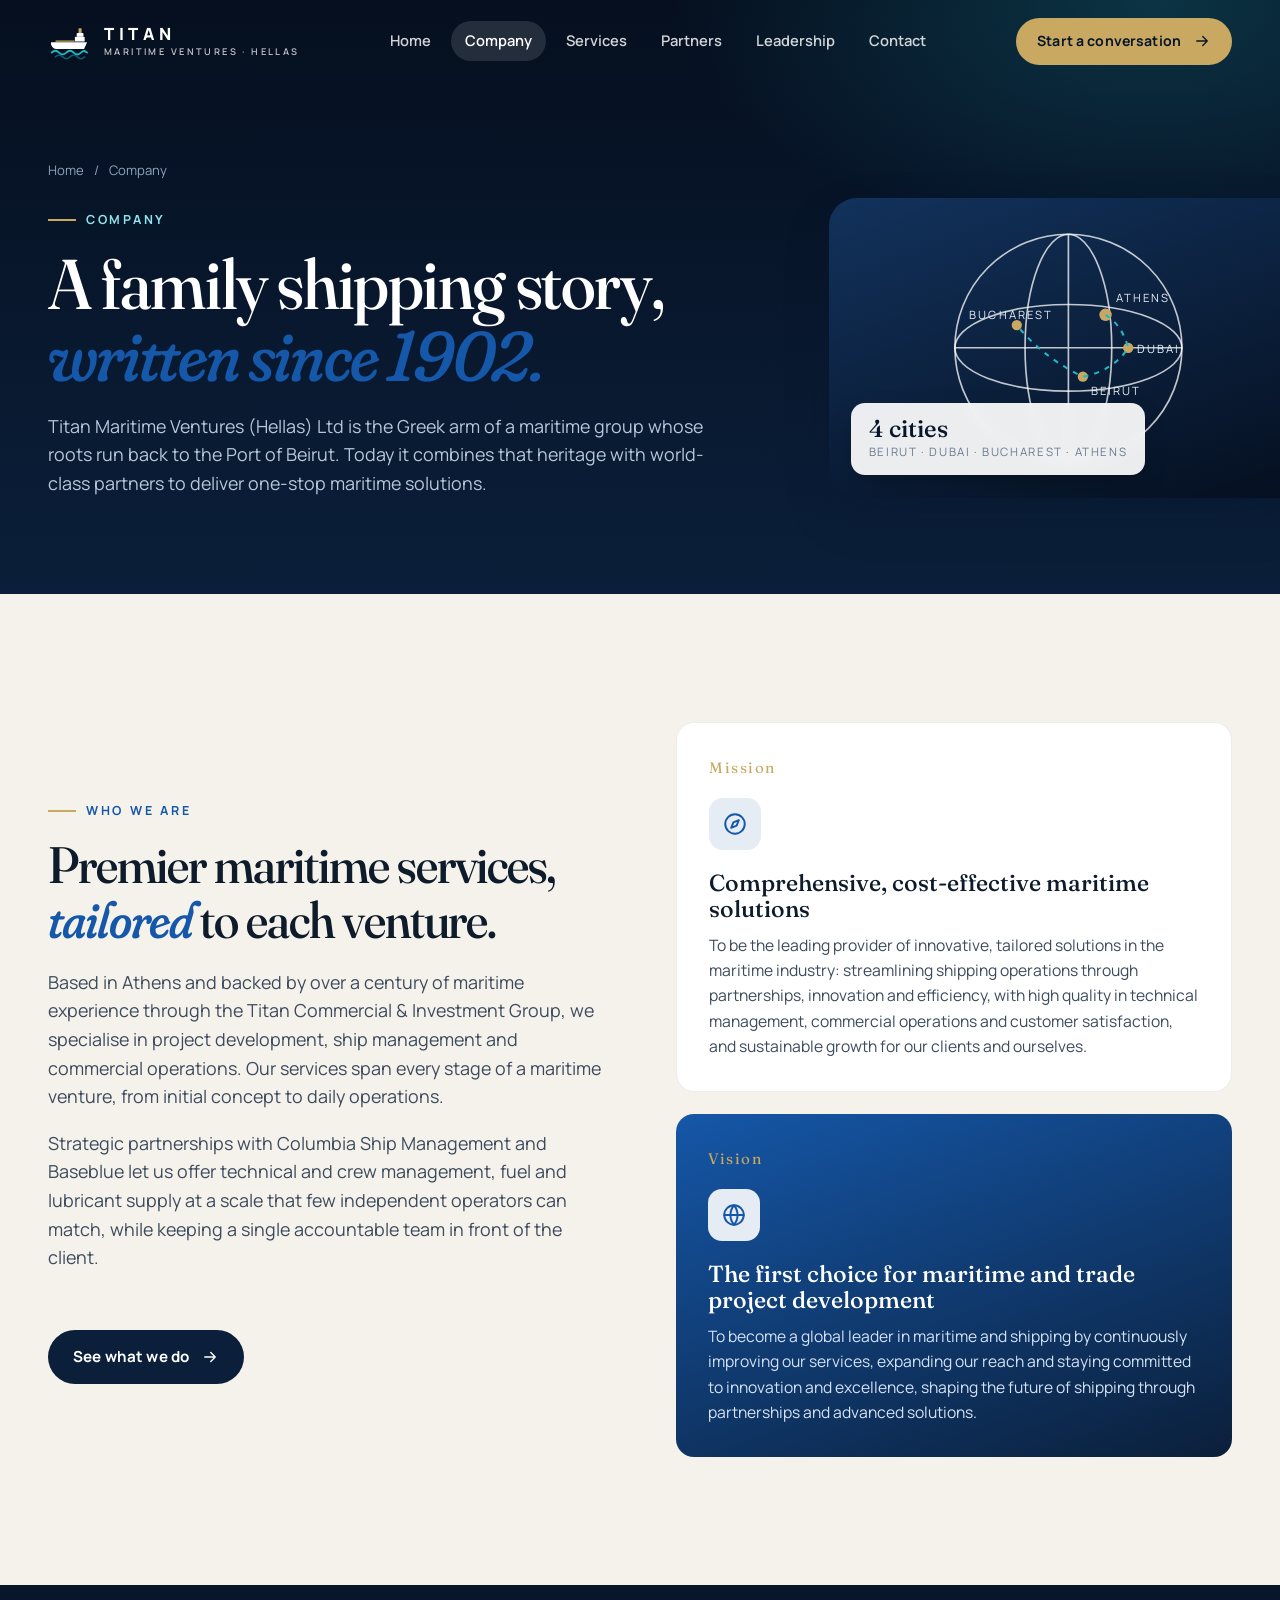
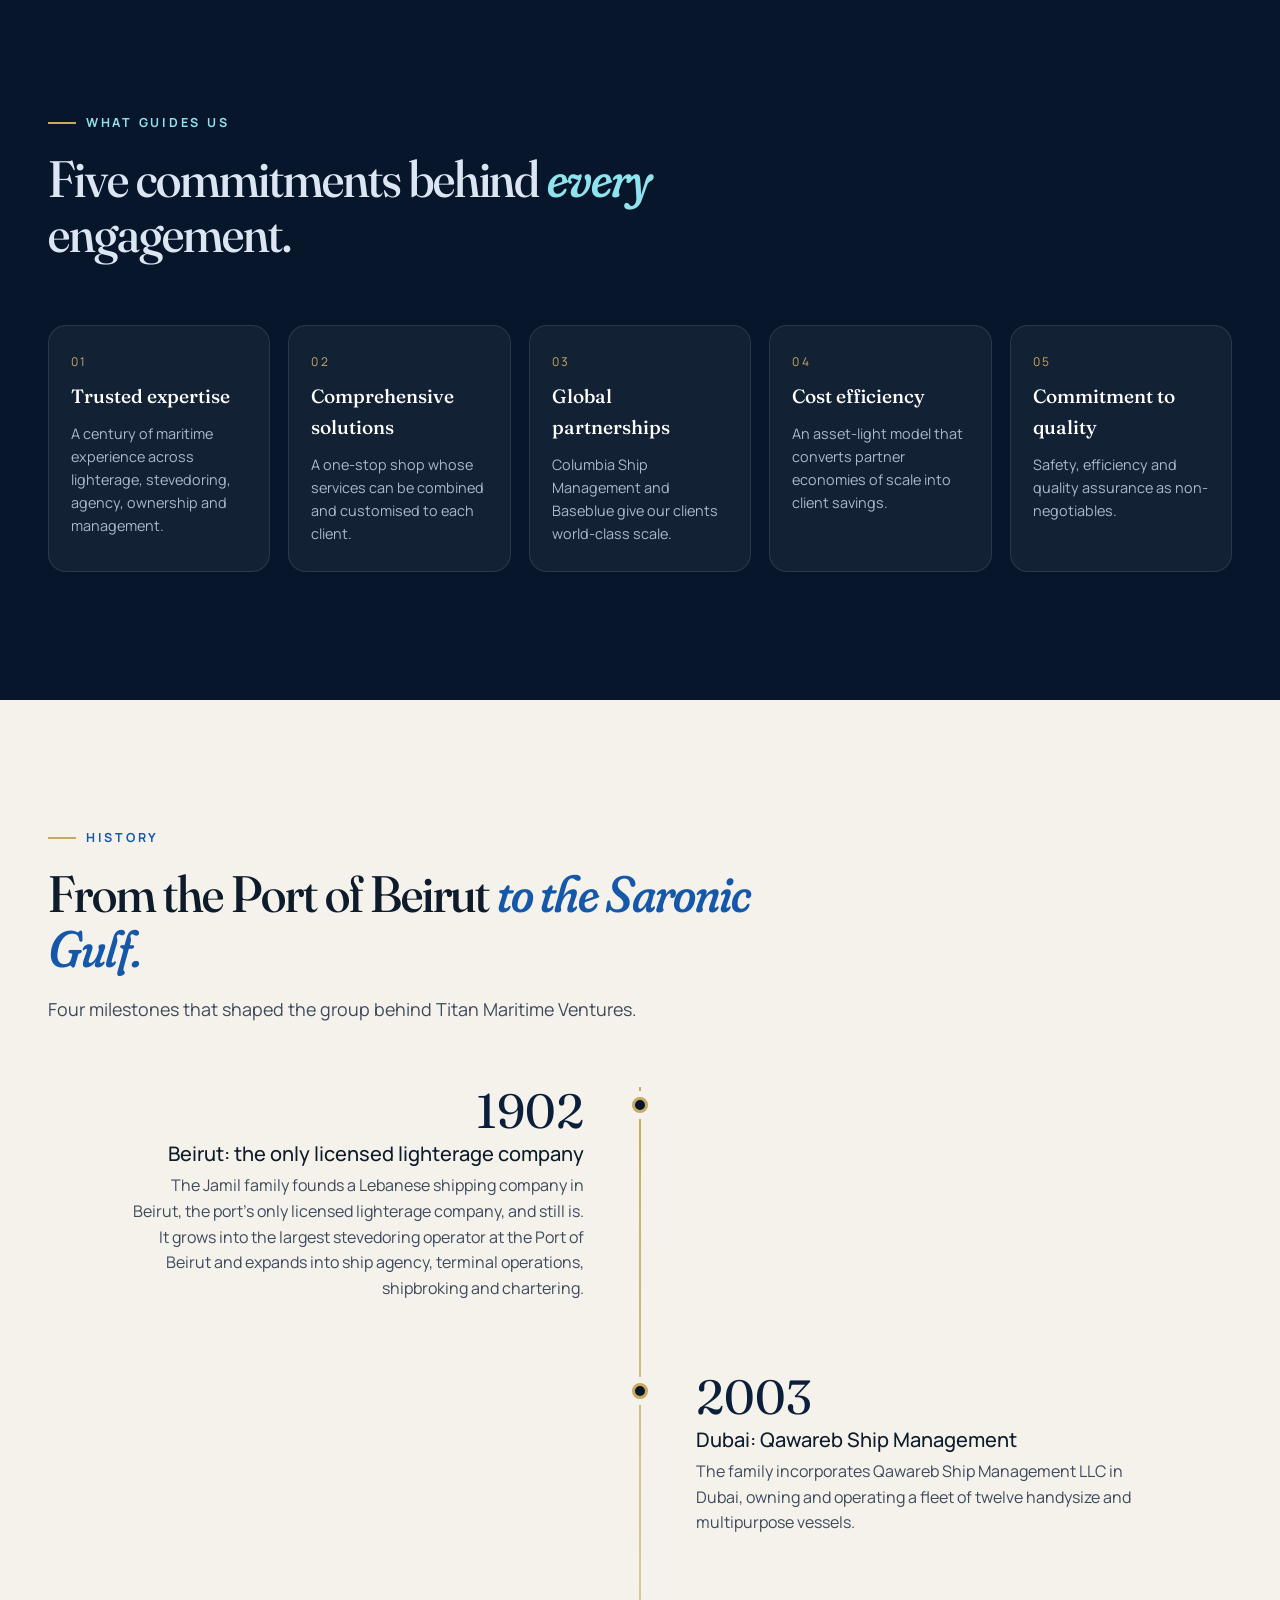
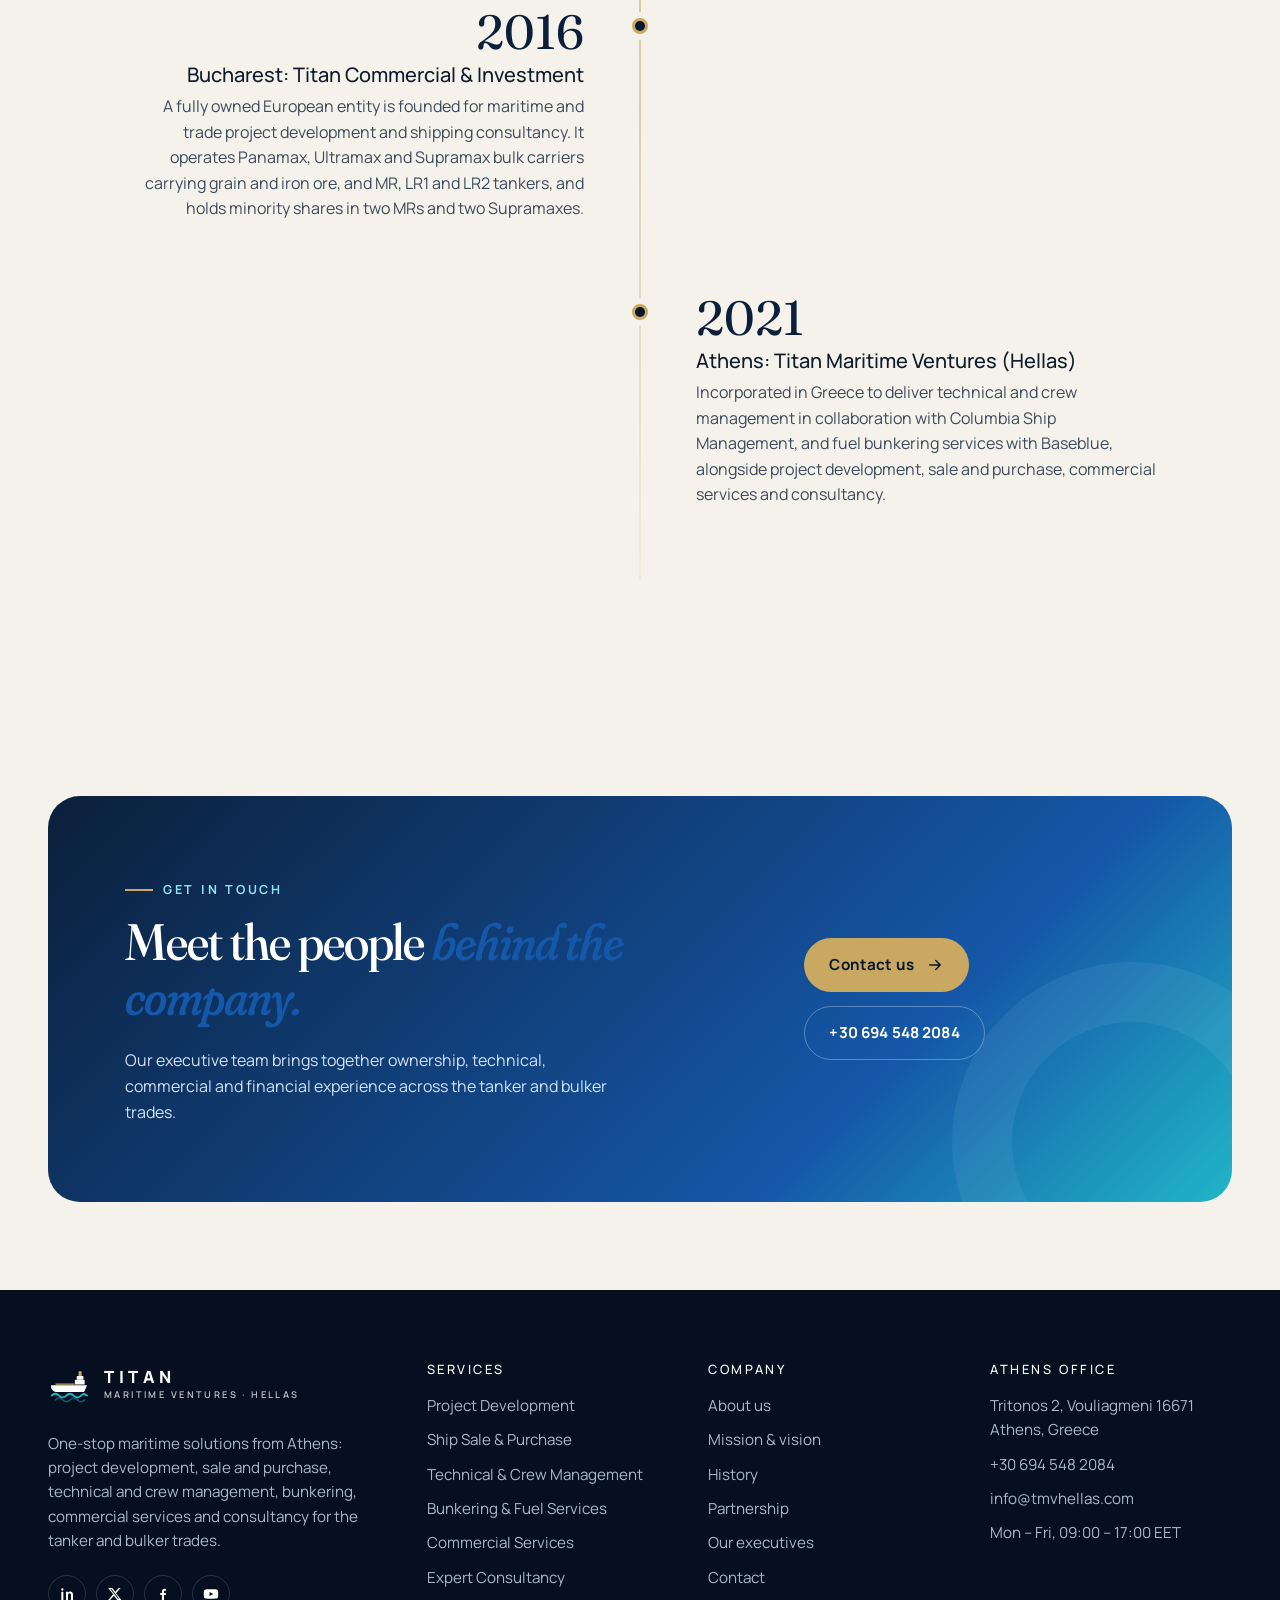
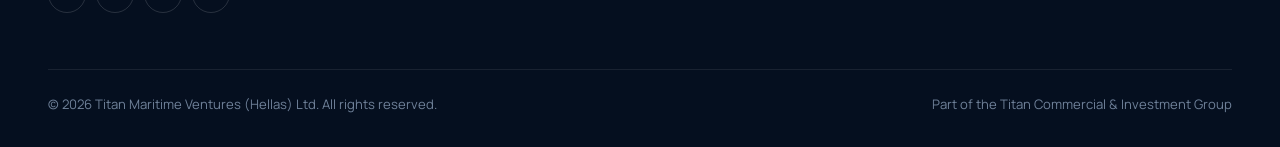
<file: about.html>
<!DOCTYPE html>
<html lang="en">
<head>
  <meta charset="UTF-8">
  <meta name="viewport" content="width=device-width, initial-scale=1">
  <title>About | Titan Maritime Ventures (Hellas)</title>
  <meta name="description" content="The story, mission, vision and values of Titan Maritime Ventures (Hellas) Ltd, part of a family maritime group founded in Beirut in 1902.">
  <meta name="theme-color" content="#07162B">
  <link rel="canonical" href="https://tmvhellas.com/about.html">
  <meta property="og:type" content="website">
  <meta property="og:site_name" content="Titan Maritime Ventures (Hellas)">
  <meta property="og:title" content="About | Titan Maritime Ventures (Hellas)">
  <meta property="og:description" content="The story, mission, vision and values of Titan Maritime Ventures (Hellas) Ltd, part of a family maritime group founded in Beirut in 1902.">
  <meta property="og:url" content="https://tmvhellas.com/about.html">
  <link rel="icon" type="image/svg+xml" href="assets/favicon.svg">
  <link rel="preconnect" href="https://fonts.googleapis.com">
  <link rel="preconnect" href="https://fonts.gstatic.com" crossorigin>
  <link href="https://fonts.googleapis.com/css2?family=Fraunces:ital,opsz,wght,SOFT@0,9..144,400..600,0..100;1,9..144,400..600,0..100&family=Manrope:wght@400;500;600;700;800&display=swap" rel="stylesheet">
  <link rel="stylesheet" href="css/style.css">
</head>
<body>
<a class="skip" href="#main">Skip to content</a>
<header class="header">
  <div class="container header__inner">
    <a class="brand" href="index.html" aria-label="Titan Maritime Ventures (Hellas) - home">
  <svg class="brand__mark" viewBox="0 0 72 72" aria-hidden="true">
  <rect x="50" y="15" width="5" height="9" rx="1" fill="#C9A961"/>
  <rect x="47" y="23" width="11" height="6" rx="1.2" fill="currentColor"/>
  <rect x="44" y="29" width="16" height="8" rx="1.2" fill="currentColor"/>
  <rect x="12" y="35" width="32" height="2.4" rx="1.2" fill="#C9A961"/>
  <path d="M5 38 H64 L59 49 H14 Q8 49 5 42 Z" fill="currentColor"/>
  <path d="M6 55 c4 -4 8 -4 12 0 s8 4 12 0 s8 -4 12 0 s8 4 12 0 s6 -3 10 0" fill="none" stroke="#21B6C7" stroke-width="3" stroke-linecap="round"/>
  <path d="M12 62 c4 -4 8 -4 12 0 s8 4 12 0 s8 -4 12 0 s8 4 12 0" fill="none" stroke="#21B6C7" stroke-opacity=".45" stroke-width="2.4" stroke-linecap="round"/>
</svg>
  <span class="brand__text"><span class="brand__name">TITAN</span><span class="brand__sub">MARITIME VENTURES · HELLAS</span></span>
</a>
    <nav class="nav" aria-label="Primary"><a href="index.html">Home</a><a href="about.html">Company</a><a href="services.html">Services</a><a href="partners.html">Partners</a><a href="leadership.html">Leadership</a><a href="contact.html">Contact</a></nav>
    <a class="btn btn--primary header__cta" href="contact.html">Start a conversation <svg viewBox="0 0 24 24" fill="none" stroke="currentColor" stroke-width="1.8" stroke-linecap="round" stroke-linejoin="round" aria-hidden="true" ><path d="M5 12h14M13 6l6 6-6 6"/></svg></a>
    <button class="nav-toggle" aria-expanded="false" aria-controls="mobile-nav" aria-label="Open menu"><span></span><span></span><span></span></button>
  </div>
</header>
<nav class="mobile-nav" id="mobile-nav" aria-label="Mobile">
  <a href="index.html">Home</a><a href="about.html">Company</a><a href="services.html">Services</a><a href="partners.html">Partners</a><a href="leadership.html">Leadership</a><a href="contact.html">Contact</a>
  <a class="btn btn--primary" href="contact.html">Start a conversation <svg viewBox="0 0 24 24" fill="none" stroke="currentColor" stroke-width="1.8" stroke-linecap="round" stroke-linejoin="round" aria-hidden="true" ><path d="M5 12h14M13 6l6 6-6 6"/></svg></a>
</nav>
<main id="main">
<section class="page-hero">
  <div class="container page-hero__grid">
    <div>
      <div class="crumbs"><a href="index.html">Home</a><span>/</span><span>Company</span></div>
      <span class="eyebrow">Company</span>
      <h1 class="display h1">A family shipping story, <span class="italic">written since 1902.</span></h1>
      <p class="lede">Titan Maritime Ventures (Hellas) Ltd is the Greek arm of a maritime group whose roots run back to the Port of Beirut. Today it combines that heritage with world-class partners to deliver one-stop maritime solutions.</p>
    </div>
    <div class="panel panel--wide reveal"><svg viewBox="0 0 400 300" fill="none" stroke="rgba(255,255,255,.75)" stroke-width="1.6" aria-hidden="true">
  <circle cx="200" cy="150" r="110"/>
  <ellipse cx="200" cy="150" rx="110" ry="42"/>
  <ellipse cx="200" cy="150" rx="42" ry="110"/>
  <path d="M90 150 H310 M200 40 V260"/>
  <g fill="#C9A961" stroke="none">
    <circle cx="236" cy="118" r="6"/><circle cx="258" cy="150" r="5"/><circle cx="214" cy="178" r="5"/><circle cx="150" cy="128" r="5"/>
  </g>
  <path d="M236 118 Q252 128 258 150 Q244 172 214 178 Q176 160 150 128" stroke="#21B6C7" stroke-width="2" stroke-dasharray="5 6"/>
  <text x="246" y="106" font-family="Manrope, sans-serif" font-size="11" fill="#E8EEF7" stroke="none" letter-spacing="2">ATHENS</text>
  <text x="266" y="155" font-family="Manrope, sans-serif" font-size="11" fill="#E8EEF7" stroke="none" letter-spacing="2">DUBAI</text>
  <text x="222" y="196" font-family="Manrope, sans-serif" font-size="11" fill="#E8EEF7" stroke="none" letter-spacing="2">BEIRUT</text>
  <text x="104" y="122" font-family="Manrope, sans-serif" font-size="11" fill="#E8EEF7" stroke="none" letter-spacing="2">BUCHAREST</text>
</svg><div class="panel__badge"><b>4 cities</b><span>Beirut · Dubai · Bucharest · Athens</span></div></div>
  </div>
</section>
<section class="section">
  <div class="container split">
    <div class="reveal">
      <span class="eyebrow">Who we are</span>
      <h2 class="display h2">Premier maritime services, <span class="italic">tailored</span> to each venture.</h2>
      <p class="lede">Based in Athens and backed by over a century of maritime experience through the Titan Commercial &amp; Investment Group, we specialise in project development, ship management and commercial operations. Our services span every stage of a maritime venture, from initial concept to daily operations.</p>
      <p class="lede">Strategic partnerships with Columbia Ship Management and Baseblue let us offer technical and crew management, fuel and lubricant supply at a scale that few independent operators can match, while keeping a single accountable team in front of the client.</p>
      <a class="btn btn--navy mt-3" href="services.html">See what we do <svg viewBox="0 0 24 24" fill="none" stroke="currentColor" stroke-width="1.8" stroke-linecap="round" stroke-linejoin="round" aria-hidden="true" ><path d="M5 12h14M13 6l6 6-6 6"/></svg></a>
    </div>
    <div class="grid reveal" data-delay="1">
      <div class="card" id="mission">
        <span class="card__num">Mission</span>
        <div class="card__icon"><svg viewBox="0 0 24 24" fill="none" stroke="currentColor" stroke-width="1.8" stroke-linecap="round" stroke-linejoin="round" aria-hidden="true" ><circle cx="12" cy="12" r="9"/><path d="m15.5 8.5-2 5-5 2 2-5z"/></svg></div>
        <h3>Comprehensive, cost-effective maritime solutions</h3>
        <p>To be the leading provider of innovative, tailored solutions in the maritime industry: streamlining shipping operations through partnerships, innovation and efficiency, with high quality in technical management, commercial operations and customer satisfaction, and sustainable growth for our clients and ourselves.</p>
      </div>
      <div class="card card--accent" id="vision">
        <span class="card__num">Vision</span>
        <div class="card__icon"><svg viewBox="0 0 24 24" fill="none" stroke="currentColor" stroke-width="1.8" stroke-linecap="round" stroke-linejoin="round" aria-hidden="true" ><circle cx="12" cy="12" r="9"/><path d="M3 12h18M12 3a14 14 0 0 1 0 18M12 3a14 14 0 0 0 0 18"/></svg></div>
        <h3>The first choice for maritime and trade project development</h3>
        <p>To become a global leader in maritime and shipping by continuously improving our services, expanding our reach and staying committed to innovation and excellence, shaping the future of shipping through partnerships and advanced solutions.</p>
      </div>
    </div>
  </div>
</section>

<section class="section section--dark" id="values">
  <div class="container">
    <div class="section-head reveal">
      <span class="eyebrow">What guides us</span>
      <h2 class="display h2">Five commitments behind <span class="italic">every</span> engagement.</h2>
    </div>
    <div class="values">
      <div class="value reveal"><i>01</i><b>Trusted expertise</b><p>A century of maritime experience across lighterage, stevedoring, agency, ownership and management.</p></div>
      <div class="value reveal" data-delay="1"><i>02</i><b>Comprehensive solutions</b><p>A one-stop shop whose services can be combined and customised to each client.</p></div>
      <div class="value reveal" data-delay="2"><i>03</i><b>Global partnerships</b><p>Columbia Ship Management and Baseblue give our clients world-class scale.</p></div>
      <div class="value reveal" data-delay="3"><i>04</i><b>Cost efficiency</b><p>An asset-light model that converts partner economies of scale into client savings.</p></div>
      <div class="value reveal" data-delay="4"><i>05</i><b>Commitment to quality</b><p>Safety, efficiency and quality assurance as non-negotiables.</p></div>
    </div>
  </div>
</section>

<section class="section" id="history">
  <div class="container">
    <div class="section-head reveal">
      <span class="eyebrow">History</span>
      <h2 class="display h2">From the Port of Beirut <span class="italic">to the Saronic Gulf.</span></h2>
      <p class="lede">Four milestones that shaped the group behind Titan Maritime Ventures.</p>
    </div>
    <div class="timeline">
      <div class="tl reveal">
        <span class="tl__year">1902</span>
        <h3>Beirut: the only licensed lighterage company</h3>
        <p>The Jamil family founds a Lebanese shipping company in Beirut, the port's only licensed lighterage company, and still is. It grows into the largest stevedoring operator at the Port of Beirut and expands into ship agency, terminal operations, shipbroking and chartering.</p>
      </div>
      <div class="tl reveal">
        <span class="tl__year">2003</span>
        <h3>Dubai: Qawareb Ship Management</h3>
        <p>The family incorporates Qawareb Ship Management LLC in Dubai, owning and operating a fleet of twelve handysize and multipurpose vessels.</p>
      </div>
      <div class="tl reveal">
        <span class="tl__year">2016</span>
        <h3>Bucharest: Titan Commercial &amp; Investment</h3>
        <p>A fully owned European entity is founded for maritime and trade project development and shipping consultancy. It operates Panamax, Ultramax and Supramax bulk carriers carrying grain and iron ore, and MR, LR1 and LR2 tankers, and holds minority shares in two MRs and two Supramaxes.</p>
      </div>
      <div class="tl reveal">
        <span class="tl__year">2021</span>
        <h3>Athens: Titan Maritime Ventures (Hellas)</h3>
        <p>Incorporated in Greece to deliver technical and crew management in collaboration with Columbia Ship Management, and fuel bunkering services with Baseblue, alongside project development, sale and purchase, commercial services and consultancy.</p>
      </div>
    </div>
  </div>
</section>

<section class="section section--tight">
  <div class="container">
    <div class="cta reveal">
      <div>
        <span class="eyebrow">Get in touch</span>
        <h2 class="display h2">Meet the people <span class="italic">behind the company.</span></h2>
        <p class="mt-2">Our executive team brings together ownership, technical, commercial and financial experience across the tanker and bulker trades.</p>
      </div>
      <div class="cta__actions">
        <a class="btn btn--primary" href="contact.html">Contact us <svg viewBox="0 0 24 24" fill="none" stroke="currentColor" stroke-width="1.8" stroke-linecap="round" stroke-linejoin="round" aria-hidden="true" ><path d="M5 12h14M13 6l6 6-6 6"/></svg></a>
        <a class="btn btn--ghost" href="tel:+306945482084">+30 694 548 2084</a>
      </div>
    </div>
  </div>
</section>

</main>
<footer class="footer">
  <div class="container">
    <div class="footer__grid">
      <div>
        <a class="brand" href="index.html" aria-label="Titan Maritime Ventures (Hellas) - home">
  <svg class="brand__mark" viewBox="0 0 72 72" aria-hidden="true">
  <rect x="50" y="15" width="5" height="9" rx="1" fill="#C9A961"/>
  <rect x="47" y="23" width="11" height="6" rx="1.2" fill="currentColor"/>
  <rect x="44" y="29" width="16" height="8" rx="1.2" fill="currentColor"/>
  <rect x="12" y="35" width="32" height="2.4" rx="1.2" fill="#C9A961"/>
  <path d="M5 38 H64 L59 49 H14 Q8 49 5 42 Z" fill="currentColor"/>
  <path d="M6 55 c4 -4 8 -4 12 0 s8 4 12 0 s8 -4 12 0 s8 4 12 0 s6 -3 10 0" fill="none" stroke="#21B6C7" stroke-width="3" stroke-linecap="round"/>
  <path d="M12 62 c4 -4 8 -4 12 0 s8 4 12 0 s8 -4 12 0 s8 4 12 0" fill="none" stroke="#21B6C7" stroke-opacity=".45" stroke-width="2.4" stroke-linecap="round"/>
</svg>
  <span class="brand__text"><span class="brand__name">TITAN</span><span class="brand__sub">MARITIME VENTURES · HELLAS</span></span>
</a>
        <p class="footer__about">One-stop maritime solutions from Athens: project development, sale and purchase, technical and crew management, bunkering, commercial services and consultancy for the tanker and bulker trades.</p>
        <div class="socials">
          <a href="#" aria-label="LinkedIn"><svg viewBox="0 0 24 24" fill="currentColor" aria-hidden="true"><path d="M6.5 8.5h-3V21h3zM5 3.5A1.75 1.75 0 1 0 5 7a1.75 1.75 0 0 0 0-3.5zM21 13.2c0-3.3-1.8-4.9-4.2-4.9-1.9 0-2.8 1-3.3 1.8V8.5h-3V21h3v-6.6c0-1.7.3-3.4 2.4-3.4s2.1 2 2.1 3.5V21h3z"/></svg></a>
          <a href="#" aria-label="X (Twitter)"><svg viewBox="0 0 24 24" fill="currentColor" aria-hidden="true"><path d="M17.5 3h3l-7 8 8 10h-6.2l-4.9-6.3L4.8 21h-3l7.5-8.5L1.7 3h6.3l4.4 5.8zm-1 16.2h1.7L7 4.7H5.2z"/></svg></a>
          <a href="#" aria-label="Facebook"><svg viewBox="0 0 24 24" fill="currentColor" aria-hidden="true"><path d="M13.5 21v-7.5h2.6l.4-3h-3V8.6c0-.9.3-1.5 1.5-1.5h1.6V4.4c-.3 0-1.2-.1-2.3-.1-2.3 0-3.9 1.4-3.9 4v2.2H7.8v3h2.6V21z"/></svg></a>
          <a href="#" aria-label="YouTube"><svg viewBox="0 0 24 24" fill="currentColor" aria-hidden="true"><path d="M22.5 7.2a2.7 2.7 0 0 0-1.9-1.9C18.9 5 12 5 12 5s-6.9 0-8.6.3A2.7 2.7 0 0 0 1.5 7.2 28 28 0 0 0 1.2 12a28 28 0 0 0 .3 4.8 2.7 2.7 0 0 0 1.9 1.9C5.1 19 12 19 12 19s6.9 0 8.6-.3a2.7 2.7 0 0 0 1.9-1.9 28 28 0 0 0 .3-4.8 28 28 0 0 0-.3-4.8zM9.8 15V9l5.6 3z"/></svg></a>
        </div>
      </div>
      <div>
        <h4>Services</h4>
        <ul><li><a href="services.html#project-development">Project Development</a></li><li><a href="services.html#sale-purchase">Ship Sale & Purchase</a></li><li><a href="services.html#technical-crew">Technical & Crew Management</a></li><li><a href="services.html#bunkering">Bunkering & Fuel Services</a></li><li><a href="services.html#commercial">Commercial Services</a></li><li><a href="services.html#consultancy">Expert Consultancy</a></li></ul>
      </div>
      <div>
        <h4>Company</h4>
        <ul>
          <li><a href="about.html">About us</a></li>
          <li><a href="about.html#mission">Mission &amp; vision</a></li>
          <li><a href="about.html#history">History</a></li>
          <li><a href="partners.html">Partnership</a></li>
          <li><a href="leadership.html">Our executives</a></li>
          <li><a href="contact.html">Contact</a></li>
        </ul>
      </div>
      <div>
        <h4>Athens office</h4>
        <ul>
          <li>Tritonos 2, Vouliagmeni 16671<br>Athens, Greece</li>
          <li><a href="tel:+306945482084">+30 694 548 2084</a></li>
          <li><a href="mailto:info@tmvhellas.com">info@tmvhellas.com</a></li>
          <li>Mon – Fri, 09:00 – 17:00 EET</li>
        </ul>
      </div>
    </div>
    <div class="footer__bottom">
      <span>© <span data-year>2026</span> Titan Maritime Ventures (Hellas) Ltd. All rights reserved.</span>
      <span>Part of the Titan Commercial &amp; Investment Group</span>
    </div>
  </div>
</footer>
<script src="js/main.js"></script>
</body>
</html>
</file>
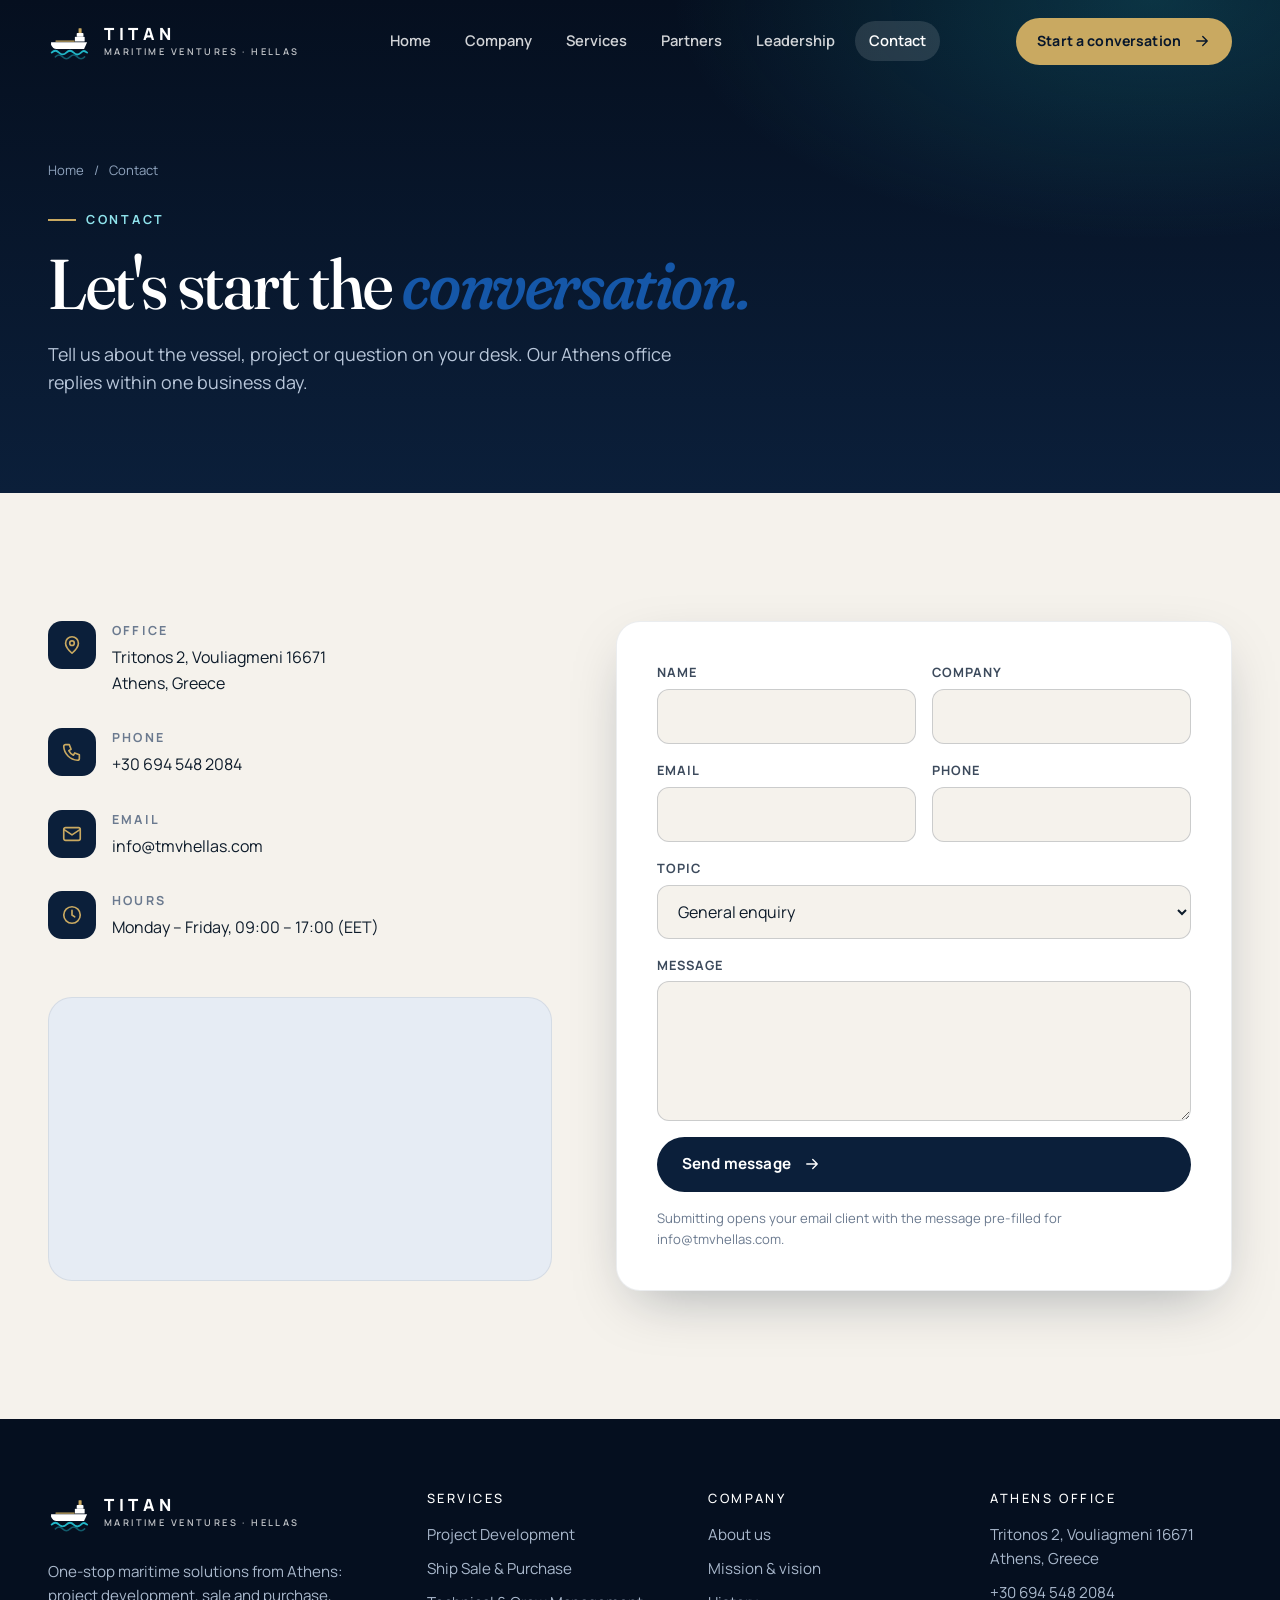
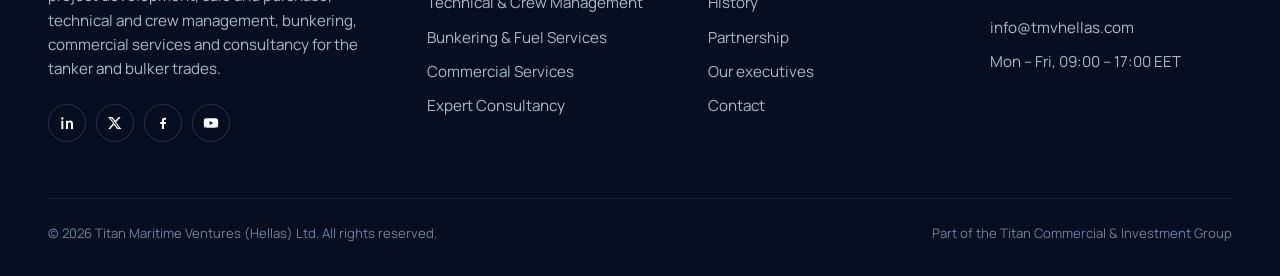
<file: contact.html>
<!DOCTYPE html>
<html lang="en">
<head>
  <meta charset="UTF-8">
  <meta name="viewport" content="width=device-width, initial-scale=1">
  <title>Contact | Titan Maritime Ventures (Hellas)</title>
  <meta name="description" content="Contact Titan Maritime Ventures (Hellas) Ltd in Vouliagmeni, Athens: +30 694 548 2084, info@tmvhellas.com.">
  <meta name="theme-color" content="#07162B">
  <link rel="canonical" href="https://tmvhellas.com/contact.html">
  <meta property="og:type" content="website">
  <meta property="og:site_name" content="Titan Maritime Ventures (Hellas)">
  <meta property="og:title" content="Contact | Titan Maritime Ventures (Hellas)">
  <meta property="og:description" content="Contact Titan Maritime Ventures (Hellas) Ltd in Vouliagmeni, Athens: +30 694 548 2084, info@tmvhellas.com.">
  <meta property="og:url" content="https://tmvhellas.com/contact.html">
  <link rel="icon" type="image/svg+xml" href="assets/favicon.svg">
  <link rel="preconnect" href="https://fonts.googleapis.com">
  <link rel="preconnect" href="https://fonts.gstatic.com" crossorigin>
  <link href="https://fonts.googleapis.com/css2?family=Fraunces:ital,opsz,wght,SOFT@0,9..144,400..600,0..100;1,9..144,400..600,0..100&family=Manrope:wght@400;500;600;700;800&display=swap" rel="stylesheet">
  <link rel="stylesheet" href="css/style.css">
</head>
<body>
<a class="skip" href="#main">Skip to content</a>
<header class="header">
  <div class="container header__inner">
    <a class="brand" href="index.html" aria-label="Titan Maritime Ventures (Hellas) - home">
  <svg class="brand__mark" viewBox="0 0 72 72" aria-hidden="true">
  <rect x="50" y="15" width="5" height="9" rx="1" fill="#C9A961"/>
  <rect x="47" y="23" width="11" height="6" rx="1.2" fill="currentColor"/>
  <rect x="44" y="29" width="16" height="8" rx="1.2" fill="currentColor"/>
  <rect x="12" y="35" width="32" height="2.4" rx="1.2" fill="#C9A961"/>
  <path d="M5 38 H64 L59 49 H14 Q8 49 5 42 Z" fill="currentColor"/>
  <path d="M6 55 c4 -4 8 -4 12 0 s8 4 12 0 s8 -4 12 0 s8 4 12 0 s6 -3 10 0" fill="none" stroke="#21B6C7" stroke-width="3" stroke-linecap="round"/>
  <path d="M12 62 c4 -4 8 -4 12 0 s8 4 12 0 s8 -4 12 0 s8 4 12 0" fill="none" stroke="#21B6C7" stroke-opacity=".45" stroke-width="2.4" stroke-linecap="round"/>
</svg>
  <span class="brand__text"><span class="brand__name">TITAN</span><span class="brand__sub">MARITIME VENTURES · HELLAS</span></span>
</a>
    <nav class="nav" aria-label="Primary"><a href="index.html">Home</a><a href="about.html">Company</a><a href="services.html">Services</a><a href="partners.html">Partners</a><a href="leadership.html">Leadership</a><a href="contact.html">Contact</a></nav>
    <a class="btn btn--primary header__cta" href="contact.html">Start a conversation <svg viewBox="0 0 24 24" fill="none" stroke="currentColor" stroke-width="1.8" stroke-linecap="round" stroke-linejoin="round" aria-hidden="true" ><path d="M5 12h14M13 6l6 6-6 6"/></svg></a>
    <button class="nav-toggle" aria-expanded="false" aria-controls="mobile-nav" aria-label="Open menu"><span></span><span></span><span></span></button>
  </div>
</header>
<nav class="mobile-nav" id="mobile-nav" aria-label="Mobile">
  <a href="index.html">Home</a><a href="about.html">Company</a><a href="services.html">Services</a><a href="partners.html">Partners</a><a href="leadership.html">Leadership</a><a href="contact.html">Contact</a>
  <a class="btn btn--primary" href="contact.html">Start a conversation <svg viewBox="0 0 24 24" fill="none" stroke="currentColor" stroke-width="1.8" stroke-linecap="round" stroke-linejoin="round" aria-hidden="true" ><path d="M5 12h14M13 6l6 6-6 6"/></svg></a>
</nav>
<main id="main">
<section class="page-hero">
  <div class="container page-hero__grid">
    <div>
      <div class="crumbs"><a href="index.html">Home</a><span>/</span><span>Contact</span></div>
      <span class="eyebrow">Contact</span>
      <h1 class="display h1">Let's start the <span class="italic">conversation.</span></h1>
      <p class="lede">Tell us about the vessel, project or question on your desk. Our Athens office replies within one business day.</p>
    </div>
    
  </div>
</section>
<section class="section">
  <div class="container contact">
    <div class="contact__card reveal">
      <div class="contact__item"><div class="ico"><svg viewBox="0 0 24 24" fill="none" stroke="currentColor" stroke-width="1.8" stroke-linecap="round" stroke-linejoin="round" aria-hidden="true" ><path d="M12 21s7-6.2 7-11a7 7 0 1 0-14 0c0 4.8 7 11 7 11z"/><circle cx="12" cy="10" r="2.5"/></svg></div><div><b>Office</b>Tritonos 2, Vouliagmeni 16671<br>Athens, Greece</div></div>
      <div class="contact__item"><div class="ico"><svg viewBox="0 0 24 24" fill="none" stroke="currentColor" stroke-width="1.8" stroke-linecap="round" stroke-linejoin="round" aria-hidden="true" ><path d="M5 4h4l2 5-2.5 1.5a11 11 0 0 0 5 5L15 13l5 2v4a2 2 0 0 1-2 2A16 16 0 0 1 3 6a2 2 0 0 1 2-2z"/></svg></div><div><b>Phone</b><a href="tel:+306945482084">+30 694 548 2084</a></div></div>
      <div class="contact__item"><div class="ico"><svg viewBox="0 0 24 24" fill="none" stroke="currentColor" stroke-width="1.8" stroke-linecap="round" stroke-linejoin="round" aria-hidden="true" ><rect x="3" y="5" width="18" height="14" rx="2"/><path d="m3 7 9 6 9-6"/></svg></div><div><b>Email</b><a href="mailto:info@tmvhellas.com">info@tmvhellas.com</a></div></div>
      <div class="contact__item"><div class="ico"><svg viewBox="0 0 24 24" fill="none" stroke="currentColor" stroke-width="1.8" stroke-linecap="round" stroke-linejoin="round" aria-hidden="true" ><circle cx="12" cy="12" r="9"/><path d="M12 7v5l3 2"/></svg></div><div><b>Hours</b>Monday – Friday, 09:00 – 17:00 (EET)</div></div>
      <div class="map mt-2">
        <iframe title="Map: Tritonos 2, Vouliagmeni, Athens" loading="lazy" referrerpolicy="no-referrer-when-downgrade" src="https://www.google.com/maps?q=Tritonos+2,+Vouliagmeni+16671,+Greece&amp;output=embed"></iframe>
      </div>
    </div>
    <form class="form reveal" id="contact-form" data-delay="1" method="post">
      <div class="form__row">
        <div class="field"><label for="name">Name</label><input id="name" name="name" type="text" autocomplete="name" required></div>
        <div class="field"><label for="company">Company</label><input id="company" name="company" type="text" autocomplete="organization"></div>
      </div>
      <div class="form__row">
        <div class="field"><label for="email">Email</label><input id="email" name="email" type="email" autocomplete="email" required></div>
        <div class="field"><label for="phone">Phone</label><input id="phone" name="phone" type="tel" autocomplete="tel"></div>
      </div>
      <div class="field">
        <label for="topic">Topic</label>
        <select id="topic" name="topic">
          <option>General enquiry</option>
          <option>Project Development</option><option>Ship Sale & Purchase</option><option>Technical & Crew Management</option><option>Bunkering & Fuel Services</option><option>Commercial Services</option><option>Expert Consultancy</option>
        </select>
      </div>
      <div class="field"><label for="message">Message</label><textarea id="message" name="message" required></textarea></div>
      <button class="btn btn--navy" type="submit">Send message <svg viewBox="0 0 24 24" fill="none" stroke="currentColor" stroke-width="1.8" stroke-linecap="round" stroke-linejoin="round" aria-hidden="true" ><path d="M5 12h14M13 6l6 6-6 6"/></svg></button>
      <p class="form__note">Submitting opens your email client with the message pre-filled for info@tmvhellas.com.</p>
    </form>
  </div>
</section>
</main>
<footer class="footer">
  <div class="container">
    <div class="footer__grid">
      <div>
        <a class="brand" href="index.html" aria-label="Titan Maritime Ventures (Hellas) - home">
  <svg class="brand__mark" viewBox="0 0 72 72" aria-hidden="true">
  <rect x="50" y="15" width="5" height="9" rx="1" fill="#C9A961"/>
  <rect x="47" y="23" width="11" height="6" rx="1.2" fill="currentColor"/>
  <rect x="44" y="29" width="16" height="8" rx="1.2" fill="currentColor"/>
  <rect x="12" y="35" width="32" height="2.4" rx="1.2" fill="#C9A961"/>
  <path d="M5 38 H64 L59 49 H14 Q8 49 5 42 Z" fill="currentColor"/>
  <path d="M6 55 c4 -4 8 -4 12 0 s8 4 12 0 s8 -4 12 0 s8 4 12 0 s6 -3 10 0" fill="none" stroke="#21B6C7" stroke-width="3" stroke-linecap="round"/>
  <path d="M12 62 c4 -4 8 -4 12 0 s8 4 12 0 s8 -4 12 0 s8 4 12 0" fill="none" stroke="#21B6C7" stroke-opacity=".45" stroke-width="2.4" stroke-linecap="round"/>
</svg>
  <span class="brand__text"><span class="brand__name">TITAN</span><span class="brand__sub">MARITIME VENTURES · HELLAS</span></span>
</a>
        <p class="footer__about">One-stop maritime solutions from Athens: project development, sale and purchase, technical and crew management, bunkering, commercial services and consultancy for the tanker and bulker trades.</p>
        <div class="socials">
          <a href="#" aria-label="LinkedIn"><svg viewBox="0 0 24 24" fill="currentColor" aria-hidden="true"><path d="M6.5 8.5h-3V21h3zM5 3.5A1.75 1.75 0 1 0 5 7a1.75 1.75 0 0 0 0-3.5zM21 13.2c0-3.3-1.8-4.9-4.2-4.9-1.9 0-2.8 1-3.3 1.8V8.5h-3V21h3v-6.6c0-1.7.3-3.4 2.4-3.4s2.1 2 2.1 3.5V21h3z"/></svg></a>
          <a href="#" aria-label="X (Twitter)"><svg viewBox="0 0 24 24" fill="currentColor" aria-hidden="true"><path d="M17.5 3h3l-7 8 8 10h-6.2l-4.9-6.3L4.8 21h-3l7.5-8.5L1.7 3h6.3l4.4 5.8zm-1 16.2h1.7L7 4.7H5.2z"/></svg></a>
          <a href="#" aria-label="Facebook"><svg viewBox="0 0 24 24" fill="currentColor" aria-hidden="true"><path d="M13.5 21v-7.5h2.6l.4-3h-3V8.6c0-.9.3-1.5 1.5-1.5h1.6V4.4c-.3 0-1.2-.1-2.3-.1-2.3 0-3.9 1.4-3.9 4v2.2H7.8v3h2.6V21z"/></svg></a>
          <a href="#" aria-label="YouTube"><svg viewBox="0 0 24 24" fill="currentColor" aria-hidden="true"><path d="M22.5 7.2a2.7 2.7 0 0 0-1.9-1.9C18.9 5 12 5 12 5s-6.9 0-8.6.3A2.7 2.7 0 0 0 1.5 7.2 28 28 0 0 0 1.2 12a28 28 0 0 0 .3 4.8 2.7 2.7 0 0 0 1.9 1.9C5.1 19 12 19 12 19s6.9 0 8.6-.3a2.7 2.7 0 0 0 1.9-1.9 28 28 0 0 0 .3-4.8 28 28 0 0 0-.3-4.8zM9.8 15V9l5.6 3z"/></svg></a>
        </div>
      </div>
      <div>
        <h4>Services</h4>
        <ul><li><a href="services.html#project-development">Project Development</a></li><li><a href="services.html#sale-purchase">Ship Sale & Purchase</a></li><li><a href="services.html#technical-crew">Technical & Crew Management</a></li><li><a href="services.html#bunkering">Bunkering & Fuel Services</a></li><li><a href="services.html#commercial">Commercial Services</a></li><li><a href="services.html#consultancy">Expert Consultancy</a></li></ul>
      </div>
      <div>
        <h4>Company</h4>
        <ul>
          <li><a href="about.html">About us</a></li>
          <li><a href="about.html#mission">Mission &amp; vision</a></li>
          <li><a href="about.html#history">History</a></li>
          <li><a href="partners.html">Partnership</a></li>
          <li><a href="leadership.html">Our executives</a></li>
          <li><a href="contact.html">Contact</a></li>
        </ul>
      </div>
      <div>
        <h4>Athens office</h4>
        <ul>
          <li>Tritonos 2, Vouliagmeni 16671<br>Athens, Greece</li>
          <li><a href="tel:+306945482084">+30 694 548 2084</a></li>
          <li><a href="mailto:info@tmvhellas.com">info@tmvhellas.com</a></li>
          <li>Mon – Fri, 09:00 – 17:00 EET</li>
        </ul>
      </div>
    </div>
    <div class="footer__bottom">
      <span>© <span data-year>2026</span> Titan Maritime Ventures (Hellas) Ltd. All rights reserved.</span>
      <span>Part of the Titan Commercial &amp; Investment Group</span>
    </div>
  </div>
</footer>
<script src="js/main.js"></script>
</body>
</html>
</file>
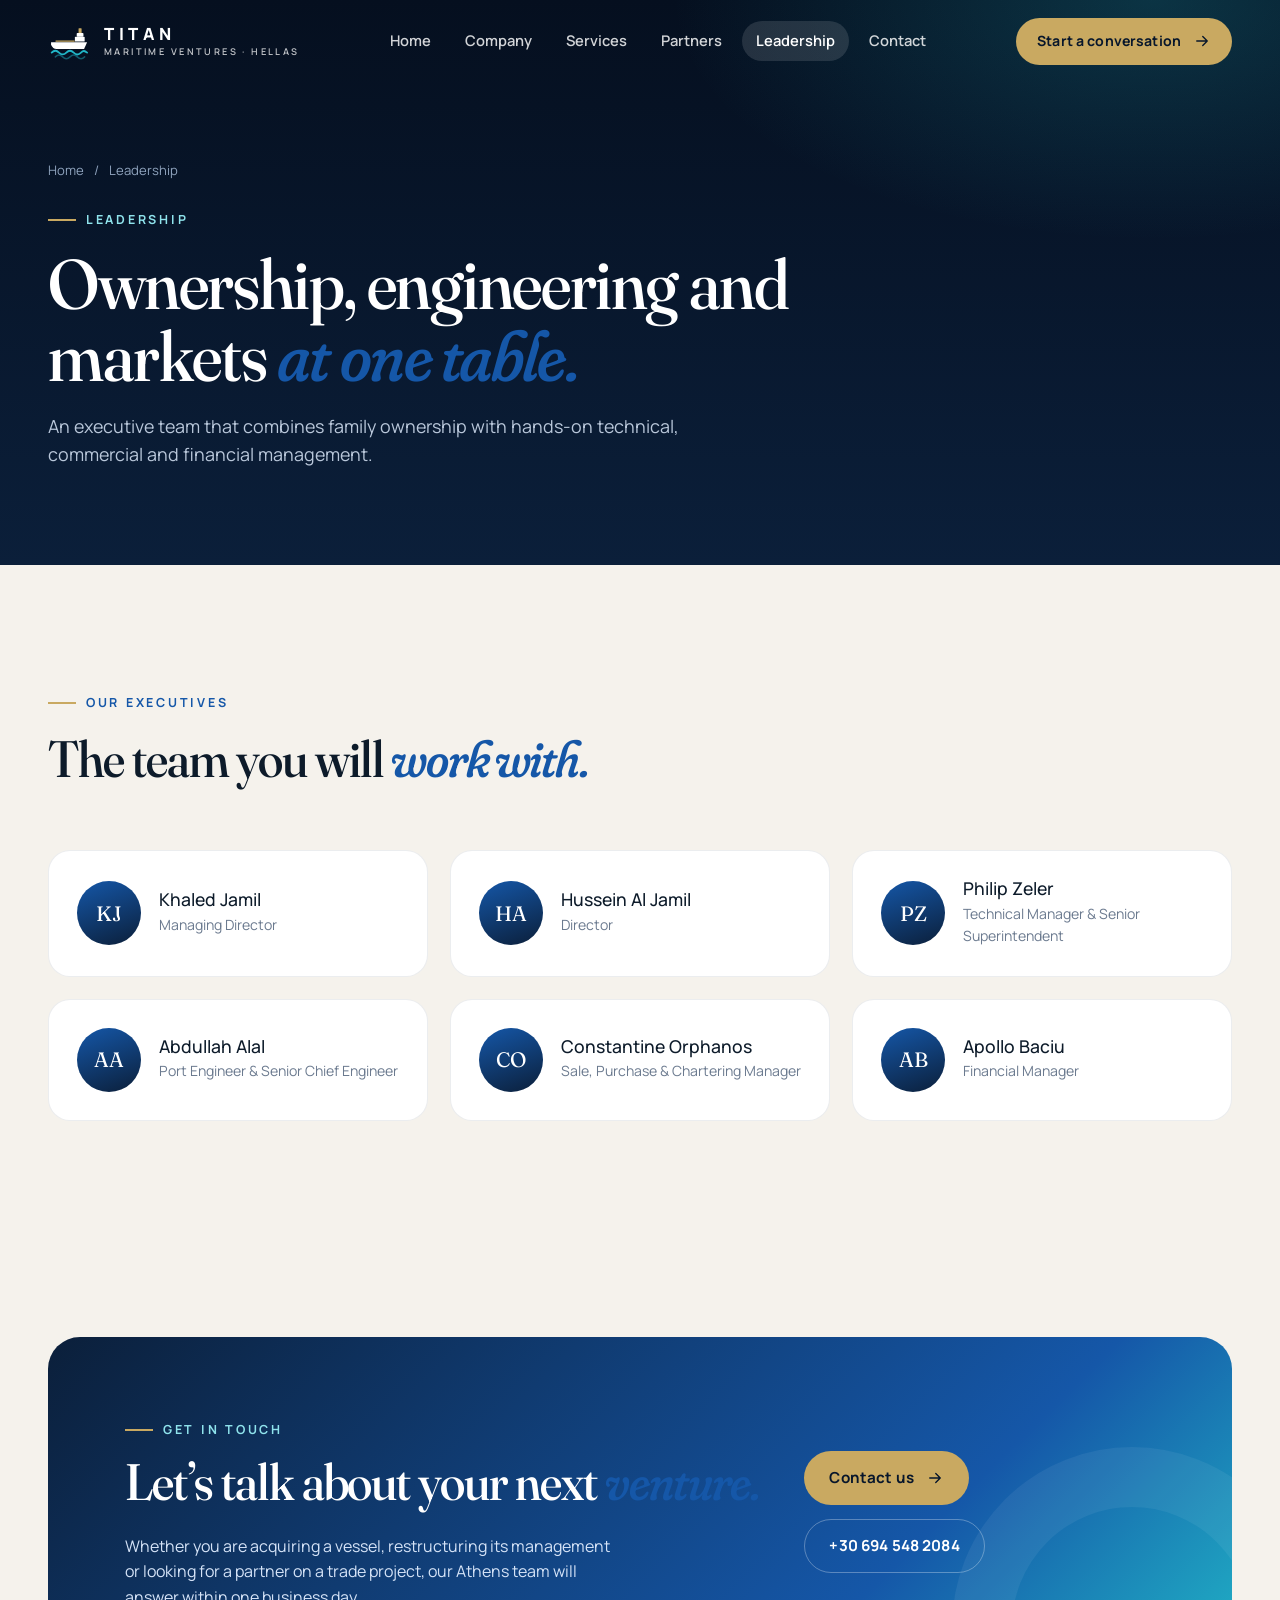
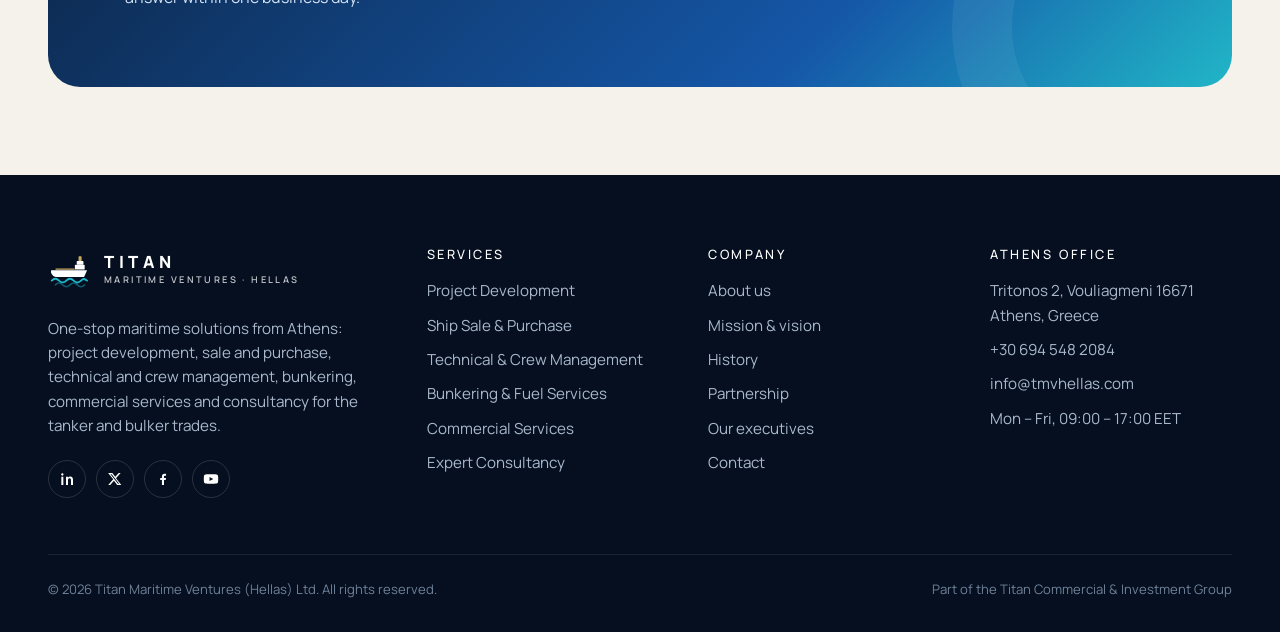
<file: leadership.html>
<!DOCTYPE html>
<html lang="en">
<head>
  <meta charset="UTF-8">
  <meta name="viewport" content="width=device-width, initial-scale=1">
  <title>Leadership | Titan Maritime Ventures (Hellas)</title>
  <meta name="description" content="Meet the executives of Titan Maritime Ventures (Hellas) Ltd.">
  <meta name="theme-color" content="#07162B">
  <link rel="canonical" href="https://tmvhellas.com/leadership.html">
  <meta property="og:type" content="website">
  <meta property="og:site_name" content="Titan Maritime Ventures (Hellas)">
  <meta property="og:title" content="Leadership | Titan Maritime Ventures (Hellas)">
  <meta property="og:description" content="Meet the executives of Titan Maritime Ventures (Hellas) Ltd.">
  <meta property="og:url" content="https://tmvhellas.com/leadership.html">
  <link rel="icon" type="image/svg+xml" href="assets/favicon.svg">
  <link rel="preconnect" href="https://fonts.googleapis.com">
  <link rel="preconnect" href="https://fonts.gstatic.com" crossorigin>
  <link href="https://fonts.googleapis.com/css2?family=Fraunces:ital,opsz,wght,SOFT@0,9..144,400..600,0..100;1,9..144,400..600,0..100&family=Manrope:wght@400;500;600;700;800&display=swap" rel="stylesheet">
  <link rel="stylesheet" href="css/style.css">
</head>
<body>
<a class="skip" href="#main">Skip to content</a>
<header class="header">
  <div class="container header__inner">
    <a class="brand" href="index.html" aria-label="Titan Maritime Ventures (Hellas) - home">
  <svg class="brand__mark" viewBox="0 0 72 72" aria-hidden="true">
  <rect x="50" y="15" width="5" height="9" rx="1" fill="#C9A961"/>
  <rect x="47" y="23" width="11" height="6" rx="1.2" fill="currentColor"/>
  <rect x="44" y="29" width="16" height="8" rx="1.2" fill="currentColor"/>
  <rect x="12" y="35" width="32" height="2.4" rx="1.2" fill="#C9A961"/>
  <path d="M5 38 H64 L59 49 H14 Q8 49 5 42 Z" fill="currentColor"/>
  <path d="M6 55 c4 -4 8 -4 12 0 s8 4 12 0 s8 -4 12 0 s8 4 12 0 s6 -3 10 0" fill="none" stroke="#21B6C7" stroke-width="3" stroke-linecap="round"/>
  <path d="M12 62 c4 -4 8 -4 12 0 s8 4 12 0 s8 -4 12 0 s8 4 12 0" fill="none" stroke="#21B6C7" stroke-opacity=".45" stroke-width="2.4" stroke-linecap="round"/>
</svg>
  <span class="brand__text"><span class="brand__name">TITAN</span><span class="brand__sub">MARITIME VENTURES · HELLAS</span></span>
</a>
    <nav class="nav" aria-label="Primary"><a href="index.html">Home</a><a href="about.html">Company</a><a href="services.html">Services</a><a href="partners.html">Partners</a><a href="leadership.html">Leadership</a><a href="contact.html">Contact</a></nav>
    <a class="btn btn--primary header__cta" href="contact.html">Start a conversation <svg viewBox="0 0 24 24" fill="none" stroke="currentColor" stroke-width="1.8" stroke-linecap="round" stroke-linejoin="round" aria-hidden="true" ><path d="M5 12h14M13 6l6 6-6 6"/></svg></a>
    <button class="nav-toggle" aria-expanded="false" aria-controls="mobile-nav" aria-label="Open menu"><span></span><span></span><span></span></button>
  </div>
</header>
<nav class="mobile-nav" id="mobile-nav" aria-label="Mobile">
  <a href="index.html">Home</a><a href="about.html">Company</a><a href="services.html">Services</a><a href="partners.html">Partners</a><a href="leadership.html">Leadership</a><a href="contact.html">Contact</a>
  <a class="btn btn--primary" href="contact.html">Start a conversation <svg viewBox="0 0 24 24" fill="none" stroke="currentColor" stroke-width="1.8" stroke-linecap="round" stroke-linejoin="round" aria-hidden="true" ><path d="M5 12h14M13 6l6 6-6 6"/></svg></a>
</nav>
<main id="main">
<section class="page-hero">
  <div class="container page-hero__grid">
    <div>
      <div class="crumbs"><a href="index.html">Home</a><span>/</span><span>Leadership</span></div>
      <span class="eyebrow">Leadership</span>
      <h1 class="display h1">Ownership, engineering and markets <span class="italic">at one table.</span></h1>
      <p class="lede">An executive team that combines family ownership with hands-on technical, commercial and financial management.</p>
    </div>
    
  </div>
</section>
<section class="section">
  <div class="container">
    <div class="section-head reveal"><span class="eyebrow">Our executives</span><h2 class="display h2">The team you will <span class="italic">work with.</span></h2></div>
    <div class="team"><div class="person reveal" data-delay="1"><div class="person__avatar">KJ</div><div><h3>Khaled Jamil</h3><p>Managing Director</p></div></div><div class="person reveal" data-delay="2"><div class="person__avatar">HA</div><div><h3>Hussein Al Jamil</h3><p>Director</p></div></div><div class="person reveal" data-delay="3"><div class="person__avatar">PZ</div><div><h3>Philip Zeler</h3><p>Technical Manager & Senior Superintendent</p></div></div><div class="person reveal" data-delay="1"><div class="person__avatar">AA</div><div><h3>Abdullah Alal</h3><p>Port Engineer & Senior Chief Engineer</p></div></div><div class="person reveal" data-delay="2"><div class="person__avatar">CO</div><div><h3>Constantine Orphanos</h3><p>Sale, Purchase & Chartering Manager</p></div></div><div class="person reveal" data-delay="3"><div class="person__avatar">AB</div><div><h3>Apollo Baciu</h3><p>Financial Manager</p></div></div></div>
  </div>
</section>
<section class="section section--tight">
  <div class="container">
    <div class="cta reveal">
      <div>
        <span class="eyebrow">Get in touch</span>
        <h2 class="display h2">Let’s talk about your next <span class="italic">venture.</span></h2>
        <p class="mt-2">Whether you are acquiring a vessel, restructuring its management or looking for a partner on a trade project, our Athens team will answer within one business day.</p>
      </div>
      <div class="cta__actions">
        <a class="btn btn--primary" href="contact.html">Contact us <svg viewBox="0 0 24 24" fill="none" stroke="currentColor" stroke-width="1.8" stroke-linecap="round" stroke-linejoin="round" aria-hidden="true" ><path d="M5 12h14M13 6l6 6-6 6"/></svg></a>
        <a class="btn btn--ghost" href="tel:+306945482084">+30 694 548 2084</a>
      </div>
    </div>
  </div>
</section>

</main>
<footer class="footer">
  <div class="container">
    <div class="footer__grid">
      <div>
        <a class="brand" href="index.html" aria-label="Titan Maritime Ventures (Hellas) - home">
  <svg class="brand__mark" viewBox="0 0 72 72" aria-hidden="true">
  <rect x="50" y="15" width="5" height="9" rx="1" fill="#C9A961"/>
  <rect x="47" y="23" width="11" height="6" rx="1.2" fill="currentColor"/>
  <rect x="44" y="29" width="16" height="8" rx="1.2" fill="currentColor"/>
  <rect x="12" y="35" width="32" height="2.4" rx="1.2" fill="#C9A961"/>
  <path d="M5 38 H64 L59 49 H14 Q8 49 5 42 Z" fill="currentColor"/>
  <path d="M6 55 c4 -4 8 -4 12 0 s8 4 12 0 s8 -4 12 0 s8 4 12 0 s6 -3 10 0" fill="none" stroke="#21B6C7" stroke-width="3" stroke-linecap="round"/>
  <path d="M12 62 c4 -4 8 -4 12 0 s8 4 12 0 s8 -4 12 0 s8 4 12 0" fill="none" stroke="#21B6C7" stroke-opacity=".45" stroke-width="2.4" stroke-linecap="round"/>
</svg>
  <span class="brand__text"><span class="brand__name">TITAN</span><span class="brand__sub">MARITIME VENTURES · HELLAS</span></span>
</a>
        <p class="footer__about">One-stop maritime solutions from Athens: project development, sale and purchase, technical and crew management, bunkering, commercial services and consultancy for the tanker and bulker trades.</p>
        <div class="socials">
          <a href="#" aria-label="LinkedIn"><svg viewBox="0 0 24 24" fill="currentColor" aria-hidden="true"><path d="M6.5 8.5h-3V21h3zM5 3.5A1.75 1.75 0 1 0 5 7a1.75 1.75 0 0 0 0-3.5zM21 13.2c0-3.3-1.8-4.9-4.2-4.9-1.9 0-2.8 1-3.3 1.8V8.5h-3V21h3v-6.6c0-1.7.3-3.4 2.4-3.4s2.1 2 2.1 3.5V21h3z"/></svg></a>
          <a href="#" aria-label="X (Twitter)"><svg viewBox="0 0 24 24" fill="currentColor" aria-hidden="true"><path d="M17.5 3h3l-7 8 8 10h-6.2l-4.9-6.3L4.8 21h-3l7.5-8.5L1.7 3h6.3l4.4 5.8zm-1 16.2h1.7L7 4.7H5.2z"/></svg></a>
          <a href="#" aria-label="Facebook"><svg viewBox="0 0 24 24" fill="currentColor" aria-hidden="true"><path d="M13.5 21v-7.5h2.6l.4-3h-3V8.6c0-.9.3-1.5 1.5-1.5h1.6V4.4c-.3 0-1.2-.1-2.3-.1-2.3 0-3.9 1.4-3.9 4v2.2H7.8v3h2.6V21z"/></svg></a>
          <a href="#" aria-label="YouTube"><svg viewBox="0 0 24 24" fill="currentColor" aria-hidden="true"><path d="M22.5 7.2a2.7 2.7 0 0 0-1.9-1.9C18.9 5 12 5 12 5s-6.9 0-8.6.3A2.7 2.7 0 0 0 1.5 7.2 28 28 0 0 0 1.2 12a28 28 0 0 0 .3 4.8 2.7 2.7 0 0 0 1.9 1.9C5.1 19 12 19 12 19s6.9 0 8.6-.3a2.7 2.7 0 0 0 1.9-1.9 28 28 0 0 0 .3-4.8 28 28 0 0 0-.3-4.8zM9.8 15V9l5.6 3z"/></svg></a>
        </div>
      </div>
      <div>
        <h4>Services</h4>
        <ul><li><a href="services.html#project-development">Project Development</a></li><li><a href="services.html#sale-purchase">Ship Sale & Purchase</a></li><li><a href="services.html#technical-crew">Technical & Crew Management</a></li><li><a href="services.html#bunkering">Bunkering & Fuel Services</a></li><li><a href="services.html#commercial">Commercial Services</a></li><li><a href="services.html#consultancy">Expert Consultancy</a></li></ul>
      </div>
      <div>
        <h4>Company</h4>
        <ul>
          <li><a href="about.html">About us</a></li>
          <li><a href="about.html#mission">Mission &amp; vision</a></li>
          <li><a href="about.html#history">History</a></li>
          <li><a href="partners.html">Partnership</a></li>
          <li><a href="leadership.html">Our executives</a></li>
          <li><a href="contact.html">Contact</a></li>
        </ul>
      </div>
      <div>
        <h4>Athens office</h4>
        <ul>
          <li>Tritonos 2, Vouliagmeni 16671<br>Athens, Greece</li>
          <li><a href="tel:+306945482084">+30 694 548 2084</a></li>
          <li><a href="mailto:info@tmvhellas.com">info@tmvhellas.com</a></li>
          <li>Mon – Fri, 09:00 – 17:00 EET</li>
        </ul>
      </div>
    </div>
    <div class="footer__bottom">
      <span>© <span data-year>2026</span> Titan Maritime Ventures (Hellas) Ltd. All rights reserved.</span>
      <span>Part of the Titan Commercial &amp; Investment Group</span>
    </div>
  </div>
</footer>
<script src="js/main.js"></script>
</body>
</html>
</file>
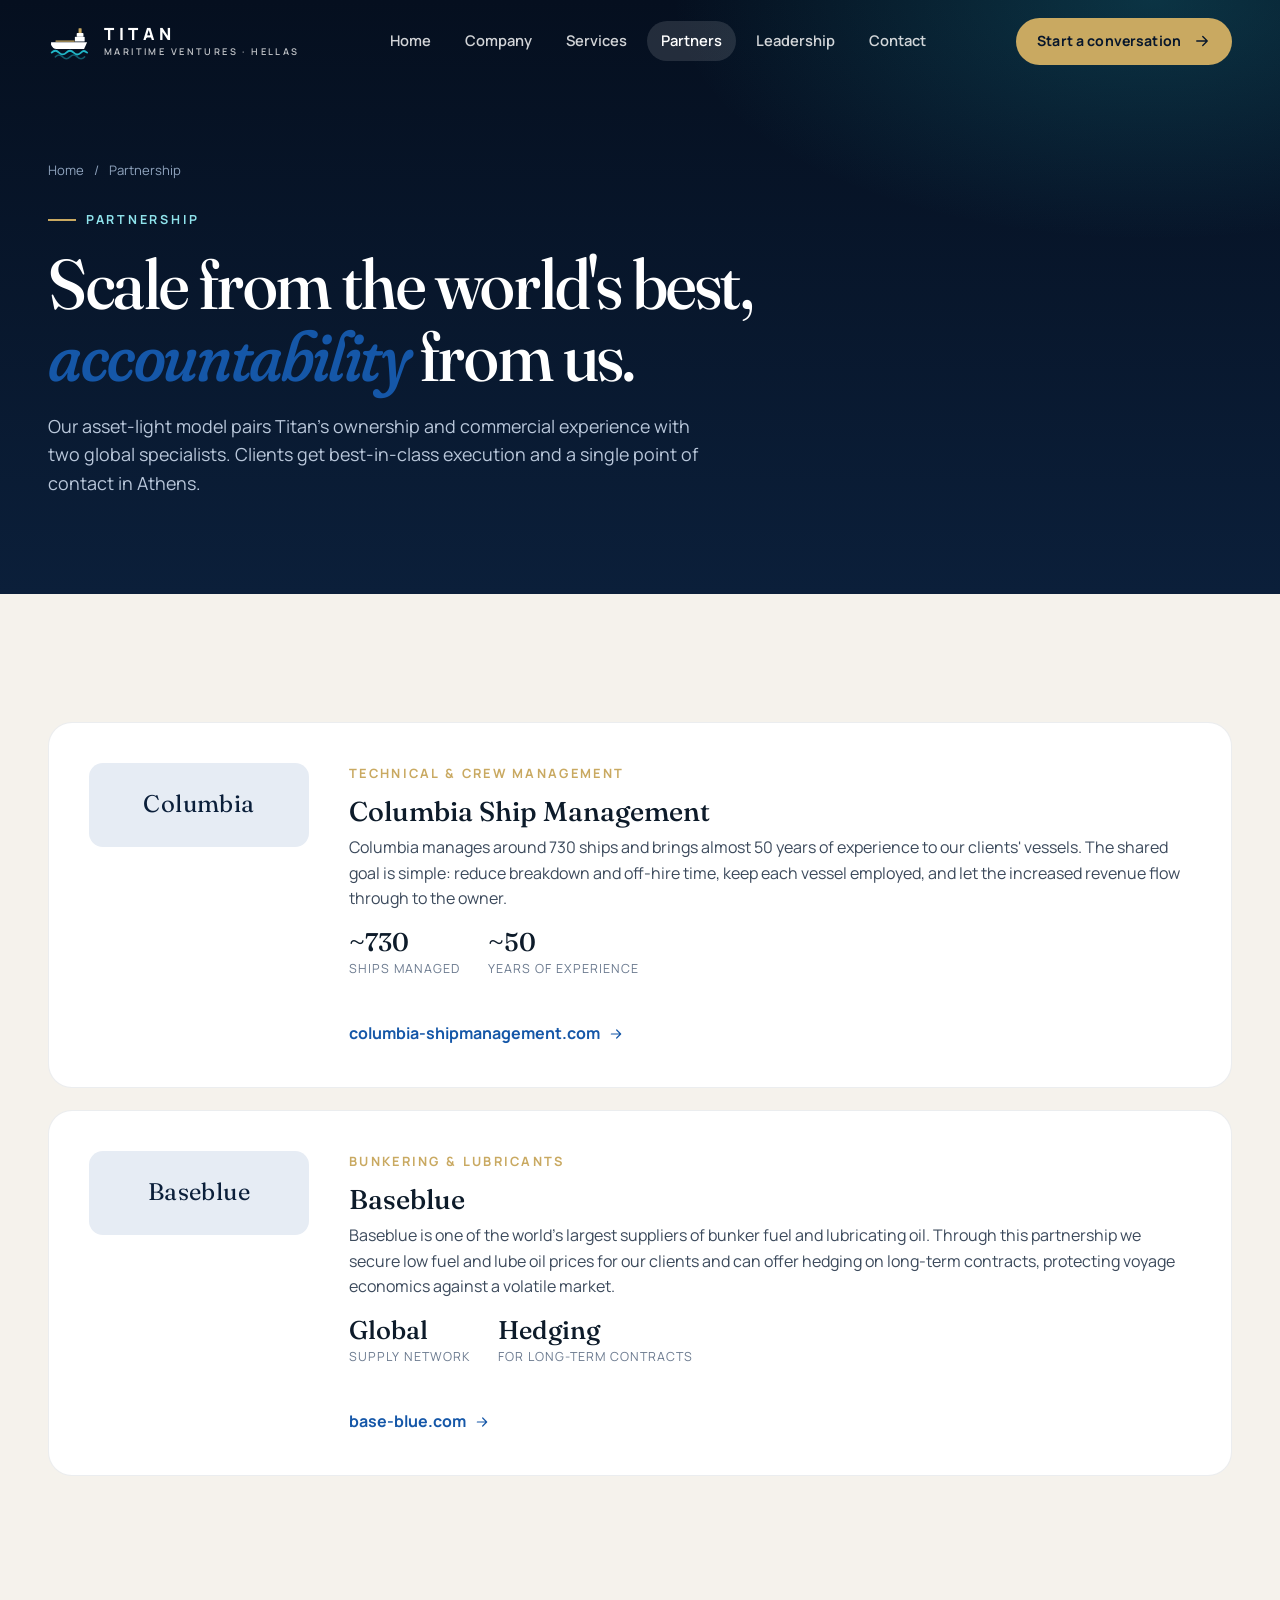
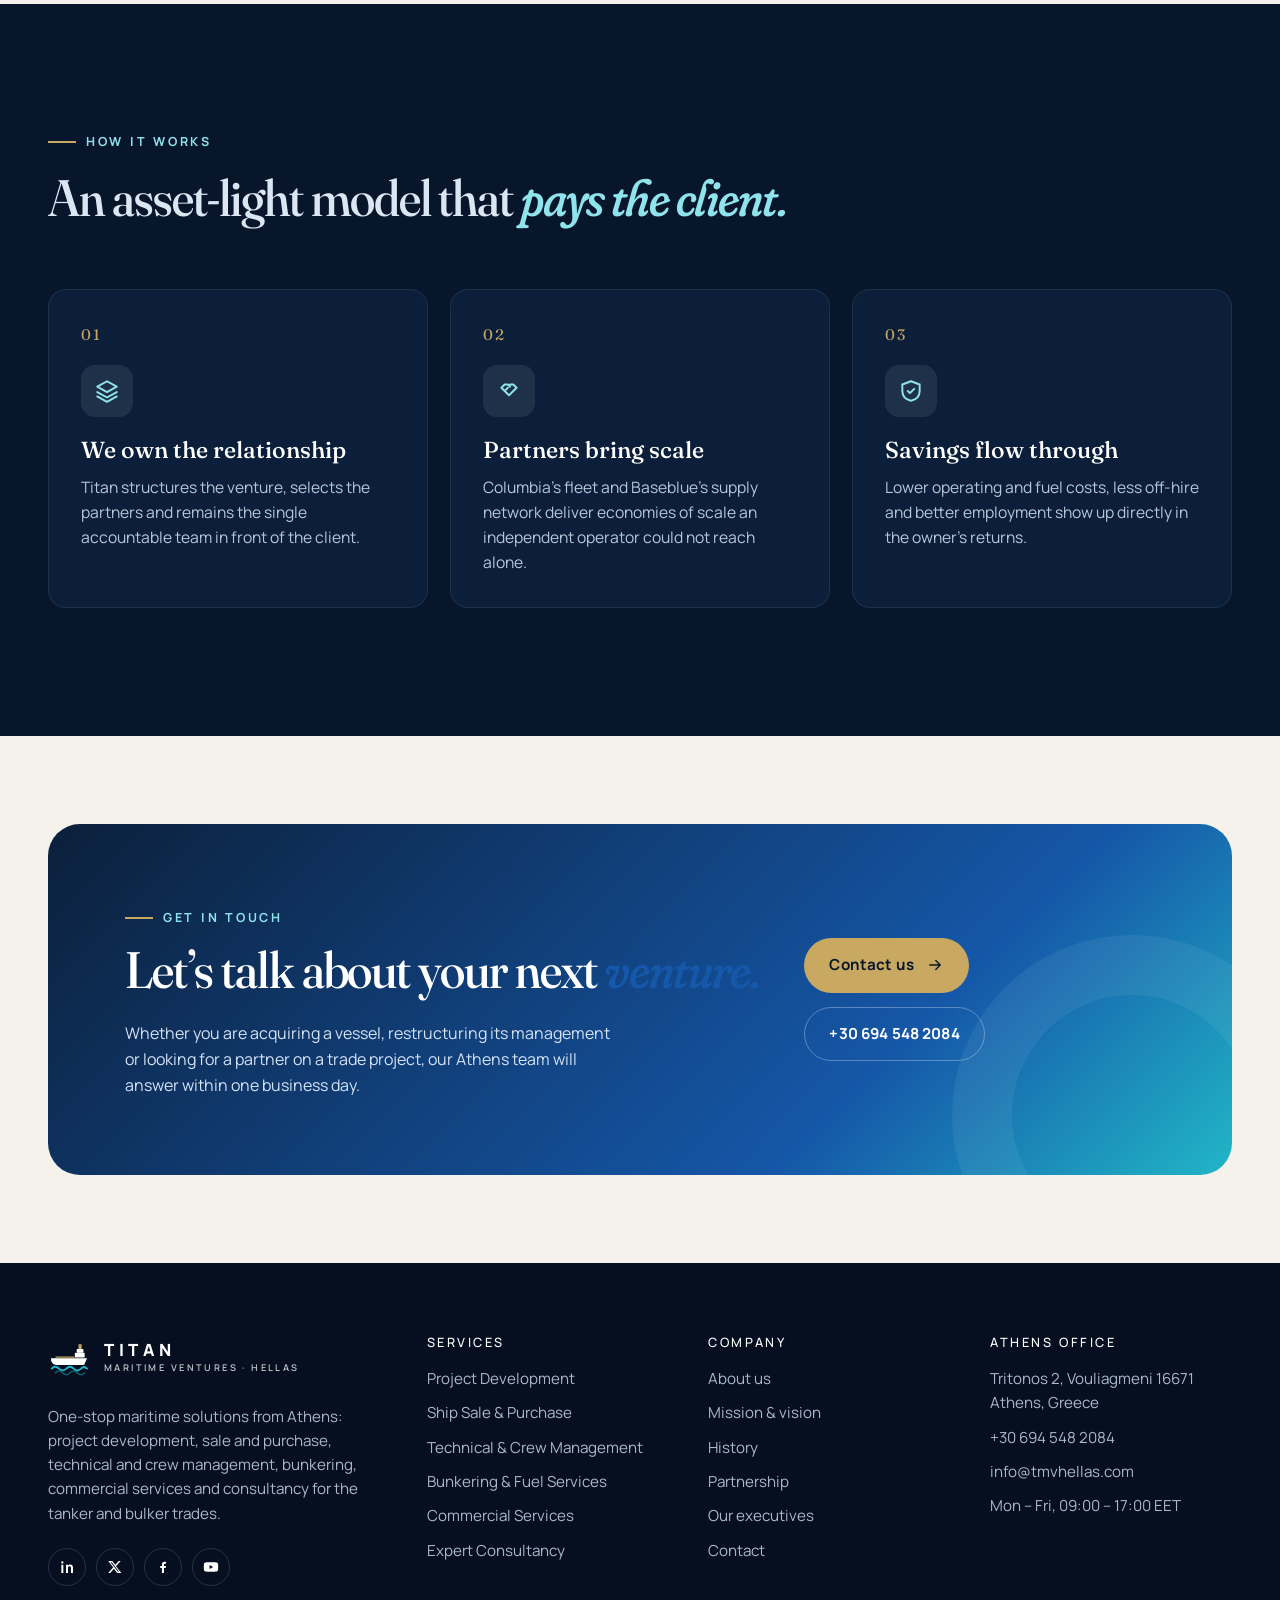
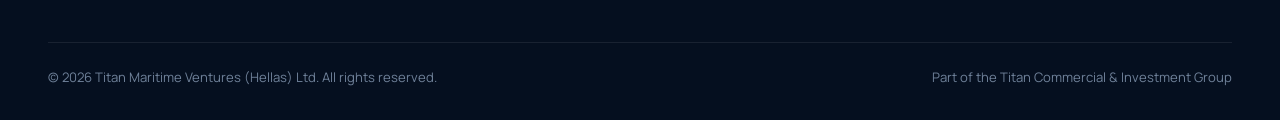
<file: partners.html>
<!DOCTYPE html>
<html lang="en">
<head>
  <meta charset="UTF-8">
  <meta name="viewport" content="width=device-width, initial-scale=1">
  <title>Partnership | Titan Maritime Ventures (Hellas)</title>
  <meta name="description" content="Titan Maritime Ventures partners with Columbia Ship Management for technical and crew management and with Baseblue for bunkering and lubricants.">
  <meta name="theme-color" content="#07162B">
  <link rel="canonical" href="https://tmvhellas.com/partners.html">
  <meta property="og:type" content="website">
  <meta property="og:site_name" content="Titan Maritime Ventures (Hellas)">
  <meta property="og:title" content="Partnership | Titan Maritime Ventures (Hellas)">
  <meta property="og:description" content="Titan Maritime Ventures partners with Columbia Ship Management for technical and crew management and with Baseblue for bunkering and lubricants.">
  <meta property="og:url" content="https://tmvhellas.com/partners.html">
  <link rel="icon" type="image/svg+xml" href="assets/favicon.svg">
  <link rel="preconnect" href="https://fonts.googleapis.com">
  <link rel="preconnect" href="https://fonts.gstatic.com" crossorigin>
  <link href="https://fonts.googleapis.com/css2?family=Fraunces:ital,opsz,wght,SOFT@0,9..144,400..600,0..100;1,9..144,400..600,0..100&family=Manrope:wght@400;500;600;700;800&display=swap" rel="stylesheet">
  <link rel="stylesheet" href="css/style.css">
</head>
<body>
<a class="skip" href="#main">Skip to content</a>
<header class="header">
  <div class="container header__inner">
    <a class="brand" href="index.html" aria-label="Titan Maritime Ventures (Hellas) - home">
  <svg class="brand__mark" viewBox="0 0 72 72" aria-hidden="true">
  <rect x="50" y="15" width="5" height="9" rx="1" fill="#C9A961"/>
  <rect x="47" y="23" width="11" height="6" rx="1.2" fill="currentColor"/>
  <rect x="44" y="29" width="16" height="8" rx="1.2" fill="currentColor"/>
  <rect x="12" y="35" width="32" height="2.4" rx="1.2" fill="#C9A961"/>
  <path d="M5 38 H64 L59 49 H14 Q8 49 5 42 Z" fill="currentColor"/>
  <path d="M6 55 c4 -4 8 -4 12 0 s8 4 12 0 s8 -4 12 0 s8 4 12 0 s6 -3 10 0" fill="none" stroke="#21B6C7" stroke-width="3" stroke-linecap="round"/>
  <path d="M12 62 c4 -4 8 -4 12 0 s8 4 12 0 s8 -4 12 0 s8 4 12 0" fill="none" stroke="#21B6C7" stroke-opacity=".45" stroke-width="2.4" stroke-linecap="round"/>
</svg>
  <span class="brand__text"><span class="brand__name">TITAN</span><span class="brand__sub">MARITIME VENTURES · HELLAS</span></span>
</a>
    <nav class="nav" aria-label="Primary"><a href="index.html">Home</a><a href="about.html">Company</a><a href="services.html">Services</a><a href="partners.html">Partners</a><a href="leadership.html">Leadership</a><a href="contact.html">Contact</a></nav>
    <a class="btn btn--primary header__cta" href="contact.html">Start a conversation <svg viewBox="0 0 24 24" fill="none" stroke="currentColor" stroke-width="1.8" stroke-linecap="round" stroke-linejoin="round" aria-hidden="true" ><path d="M5 12h14M13 6l6 6-6 6"/></svg></a>
    <button class="nav-toggle" aria-expanded="false" aria-controls="mobile-nav" aria-label="Open menu"><span></span><span></span><span></span></button>
  </div>
</header>
<nav class="mobile-nav" id="mobile-nav" aria-label="Mobile">
  <a href="index.html">Home</a><a href="about.html">Company</a><a href="services.html">Services</a><a href="partners.html">Partners</a><a href="leadership.html">Leadership</a><a href="contact.html">Contact</a>
  <a class="btn btn--primary" href="contact.html">Start a conversation <svg viewBox="0 0 24 24" fill="none" stroke="currentColor" stroke-width="1.8" stroke-linecap="round" stroke-linejoin="round" aria-hidden="true" ><path d="M5 12h14M13 6l6 6-6 6"/></svg></a>
</nav>
<main id="main">
<section class="page-hero">
  <div class="container page-hero__grid">
    <div>
      <div class="crumbs"><a href="index.html">Home</a><span>/</span><span>Partnership</span></div>
      <span class="eyebrow">Partnership</span>
      <h1 class="display h1">Scale from the world's best, <span class="italic">accountability</span> from us.</h1>
      <p class="lede">Our asset-light model pairs Titan's ownership and commercial experience with two global specialists. Clients get best-in-class execution and a single point of contact in Athens.</p>
    </div>
    
  </div>
</section>
<section class="section">
  <div class="container grid">
    <div class="partner reveal">
      <div class="partner__logo"><span>Columbia</span></div>
      <div>
        <div class="partner__role">Technical &amp; crew management</div>
        <h3>Columbia Ship Management</h3>
        <p>Columbia manages around 730 ships and brings almost 50 years of experience to our clients' vessels. The shared goal is simple: reduce breakdown and off-hire time, keep each vessel employed, and let the increased revenue flow through to the owner.</p>
        <div class="partner__facts">
          <div><b>~730</b><span>ships managed</span></div>
          <div><b>~50</b><span>years of experience</span></div>
        </div>
        <a class="link-arrow mt-3" href="https://columbia-shipmanagement.com/" target="_blank" rel="noopener">columbia-shipmanagement.com <svg viewBox="0 0 24 24" fill="none" stroke="currentColor" stroke-width="1.8" stroke-linecap="round" stroke-linejoin="round" aria-hidden="true" ><path d="M5 12h14M13 6l6 6-6 6"/></svg></a>
      </div>
    </div>
    <div class="partner reveal" data-delay="1">
      <div class="partner__logo"><span>Baseblue</span></div>
      <div>
        <div class="partner__role">Bunkering &amp; lubricants</div>
        <h3>Baseblue</h3>
        <p>Baseblue is one of the world's largest suppliers of bunker fuel and lubricating oil. Through this partnership we secure low fuel and lube oil prices for our clients and can offer hedging on long-term contracts, protecting voyage economics against a volatile market.</p>
        <div class="partner__facts">
          <div><b>Global</b><span>supply network</span></div>
          <div><b>Hedging</b><span>for long-term contracts</span></div>
        </div>
        <a class="link-arrow mt-3" href="https://www.base-blue.com/" target="_blank" rel="noopener">base-blue.com <svg viewBox="0 0 24 24" fill="none" stroke="currentColor" stroke-width="1.8" stroke-linecap="round" stroke-linejoin="round" aria-hidden="true" ><path d="M5 12h14M13 6l6 6-6 6"/></svg></a>
      </div>
    </div>
  </div>
</section>

<section class="section section--dark">
  <div class="container">
    <div class="section-head reveal">
      <span class="eyebrow">How it works</span>
      <h2 class="display h2">An asset-light model that <span class="italic">pays the client.</span></h2>
    </div>
    <div class="grid grid--3">
      <div class="card card--dark reveal"><span class="card__num">01</span><div class="card__icon"><svg viewBox="0 0 24 24" fill="none" stroke="currentColor" stroke-width="1.8" stroke-linecap="round" stroke-linejoin="round" aria-hidden="true" ><path d="m12 3 9 5-9 5-9-5zM3 13l9 5 9-5M3 17l9 5 9-5"/></svg></div><h3>We own the relationship</h3><p>Titan structures the venture, selects the partners and remains the single accountable team in front of the client.</p></div>
      <div class="card card--dark reveal" data-delay="1"><span class="card__num">02</span><div class="card__icon"><svg viewBox="0 0 24 24" fill="none" stroke="currentColor" stroke-width="1.8" stroke-linecap="round" stroke-linejoin="round" aria-hidden="true" ><path d="M8 12 5 9l3-3h3l2 2M8 12l4 4 4-4 3-3-3-3h-3M8 12l3 3M11 9l-2 2"/></svg></div><h3>Partners bring scale</h3><p>Columbia's fleet and Baseblue's supply network deliver economies of scale an independent operator could not reach alone.</p></div>
      <div class="card card--dark reveal" data-delay="2"><span class="card__num">03</span><div class="card__icon"><svg viewBox="0 0 24 24" fill="none" stroke="currentColor" stroke-width="1.8" stroke-linecap="round" stroke-linejoin="round" aria-hidden="true" ><path d="M12 3 4 6v6c0 5 3.5 8 8 9 4.5-1 8-4 8-9V6z"/><path d="m9 12 2 2 4-4"/></svg></div><h3>Savings flow through</h3><p>Lower operating and fuel costs, less off-hire and better employment show up directly in the owner's returns.</p></div>
    </div>
  </div>
</section>
<section class="section section--tight">
  <div class="container">
    <div class="cta reveal">
      <div>
        <span class="eyebrow">Get in touch</span>
        <h2 class="display h2">Let’s talk about your next <span class="italic">venture.</span></h2>
        <p class="mt-2">Whether you are acquiring a vessel, restructuring its management or looking for a partner on a trade project, our Athens team will answer within one business day.</p>
      </div>
      <div class="cta__actions">
        <a class="btn btn--primary" href="contact.html">Contact us <svg viewBox="0 0 24 24" fill="none" stroke="currentColor" stroke-width="1.8" stroke-linecap="round" stroke-linejoin="round" aria-hidden="true" ><path d="M5 12h14M13 6l6 6-6 6"/></svg></a>
        <a class="btn btn--ghost" href="tel:+306945482084">+30 694 548 2084</a>
      </div>
    </div>
  </div>
</section>

</main>
<footer class="footer">
  <div class="container">
    <div class="footer__grid">
      <div>
        <a class="brand" href="index.html" aria-label="Titan Maritime Ventures (Hellas) - home">
  <svg class="brand__mark" viewBox="0 0 72 72" aria-hidden="true">
  <rect x="50" y="15" width="5" height="9" rx="1" fill="#C9A961"/>
  <rect x="47" y="23" width="11" height="6" rx="1.2" fill="currentColor"/>
  <rect x="44" y="29" width="16" height="8" rx="1.2" fill="currentColor"/>
  <rect x="12" y="35" width="32" height="2.4" rx="1.2" fill="#C9A961"/>
  <path d="M5 38 H64 L59 49 H14 Q8 49 5 42 Z" fill="currentColor"/>
  <path d="M6 55 c4 -4 8 -4 12 0 s8 4 12 0 s8 -4 12 0 s8 4 12 0 s6 -3 10 0" fill="none" stroke="#21B6C7" stroke-width="3" stroke-linecap="round"/>
  <path d="M12 62 c4 -4 8 -4 12 0 s8 4 12 0 s8 -4 12 0 s8 4 12 0" fill="none" stroke="#21B6C7" stroke-opacity=".45" stroke-width="2.4" stroke-linecap="round"/>
</svg>
  <span class="brand__text"><span class="brand__name">TITAN</span><span class="brand__sub">MARITIME VENTURES · HELLAS</span></span>
</a>
        <p class="footer__about">One-stop maritime solutions from Athens: project development, sale and purchase, technical and crew management, bunkering, commercial services and consultancy for the tanker and bulker trades.</p>
        <div class="socials">
          <a href="#" aria-label="LinkedIn"><svg viewBox="0 0 24 24" fill="currentColor" aria-hidden="true"><path d="M6.5 8.5h-3V21h3zM5 3.5A1.75 1.75 0 1 0 5 7a1.75 1.75 0 0 0 0-3.5zM21 13.2c0-3.3-1.8-4.9-4.2-4.9-1.9 0-2.8 1-3.3 1.8V8.5h-3V21h3v-6.6c0-1.7.3-3.4 2.4-3.4s2.1 2 2.1 3.5V21h3z"/></svg></a>
          <a href="#" aria-label="X (Twitter)"><svg viewBox="0 0 24 24" fill="currentColor" aria-hidden="true"><path d="M17.5 3h3l-7 8 8 10h-6.2l-4.9-6.3L4.8 21h-3l7.5-8.5L1.7 3h6.3l4.4 5.8zm-1 16.2h1.7L7 4.7H5.2z"/></svg></a>
          <a href="#" aria-label="Facebook"><svg viewBox="0 0 24 24" fill="currentColor" aria-hidden="true"><path d="M13.5 21v-7.5h2.6l.4-3h-3V8.6c0-.9.3-1.5 1.5-1.5h1.6V4.4c-.3 0-1.2-.1-2.3-.1-2.3 0-3.9 1.4-3.9 4v2.2H7.8v3h2.6V21z"/></svg></a>
          <a href="#" aria-label="YouTube"><svg viewBox="0 0 24 24" fill="currentColor" aria-hidden="true"><path d="M22.5 7.2a2.7 2.7 0 0 0-1.9-1.9C18.9 5 12 5 12 5s-6.9 0-8.6.3A2.7 2.7 0 0 0 1.5 7.2 28 28 0 0 0 1.2 12a28 28 0 0 0 .3 4.8 2.7 2.7 0 0 0 1.9 1.9C5.1 19 12 19 12 19s6.9 0 8.6-.3a2.7 2.7 0 0 0 1.9-1.9 28 28 0 0 0 .3-4.8 28 28 0 0 0-.3-4.8zM9.8 15V9l5.6 3z"/></svg></a>
        </div>
      </div>
      <div>
        <h4>Services</h4>
        <ul><li><a href="services.html#project-development">Project Development</a></li><li><a href="services.html#sale-purchase">Ship Sale & Purchase</a></li><li><a href="services.html#technical-crew">Technical & Crew Management</a></li><li><a href="services.html#bunkering">Bunkering & Fuel Services</a></li><li><a href="services.html#commercial">Commercial Services</a></li><li><a href="services.html#consultancy">Expert Consultancy</a></li></ul>
      </div>
      <div>
        <h4>Company</h4>
        <ul>
          <li><a href="about.html">About us</a></li>
          <li><a href="about.html#mission">Mission &amp; vision</a></li>
          <li><a href="about.html#history">History</a></li>
          <li><a href="partners.html">Partnership</a></li>
          <li><a href="leadership.html">Our executives</a></li>
          <li><a href="contact.html">Contact</a></li>
        </ul>
      </div>
      <div>
        <h4>Athens office</h4>
        <ul>
          <li>Tritonos 2, Vouliagmeni 16671<br>Athens, Greece</li>
          <li><a href="tel:+306945482084">+30 694 548 2084</a></li>
          <li><a href="mailto:info@tmvhellas.com">info@tmvhellas.com</a></li>
          <li>Mon – Fri, 09:00 – 17:00 EET</li>
        </ul>
      </div>
    </div>
    <div class="footer__bottom">
      <span>© <span data-year>2026</span> Titan Maritime Ventures (Hellas) Ltd. All rights reserved.</span>
      <span>Part of the Titan Commercial &amp; Investment Group</span>
    </div>
  </div>
</footer>
<script src="js/main.js"></script>
</body>
</html>
</file>
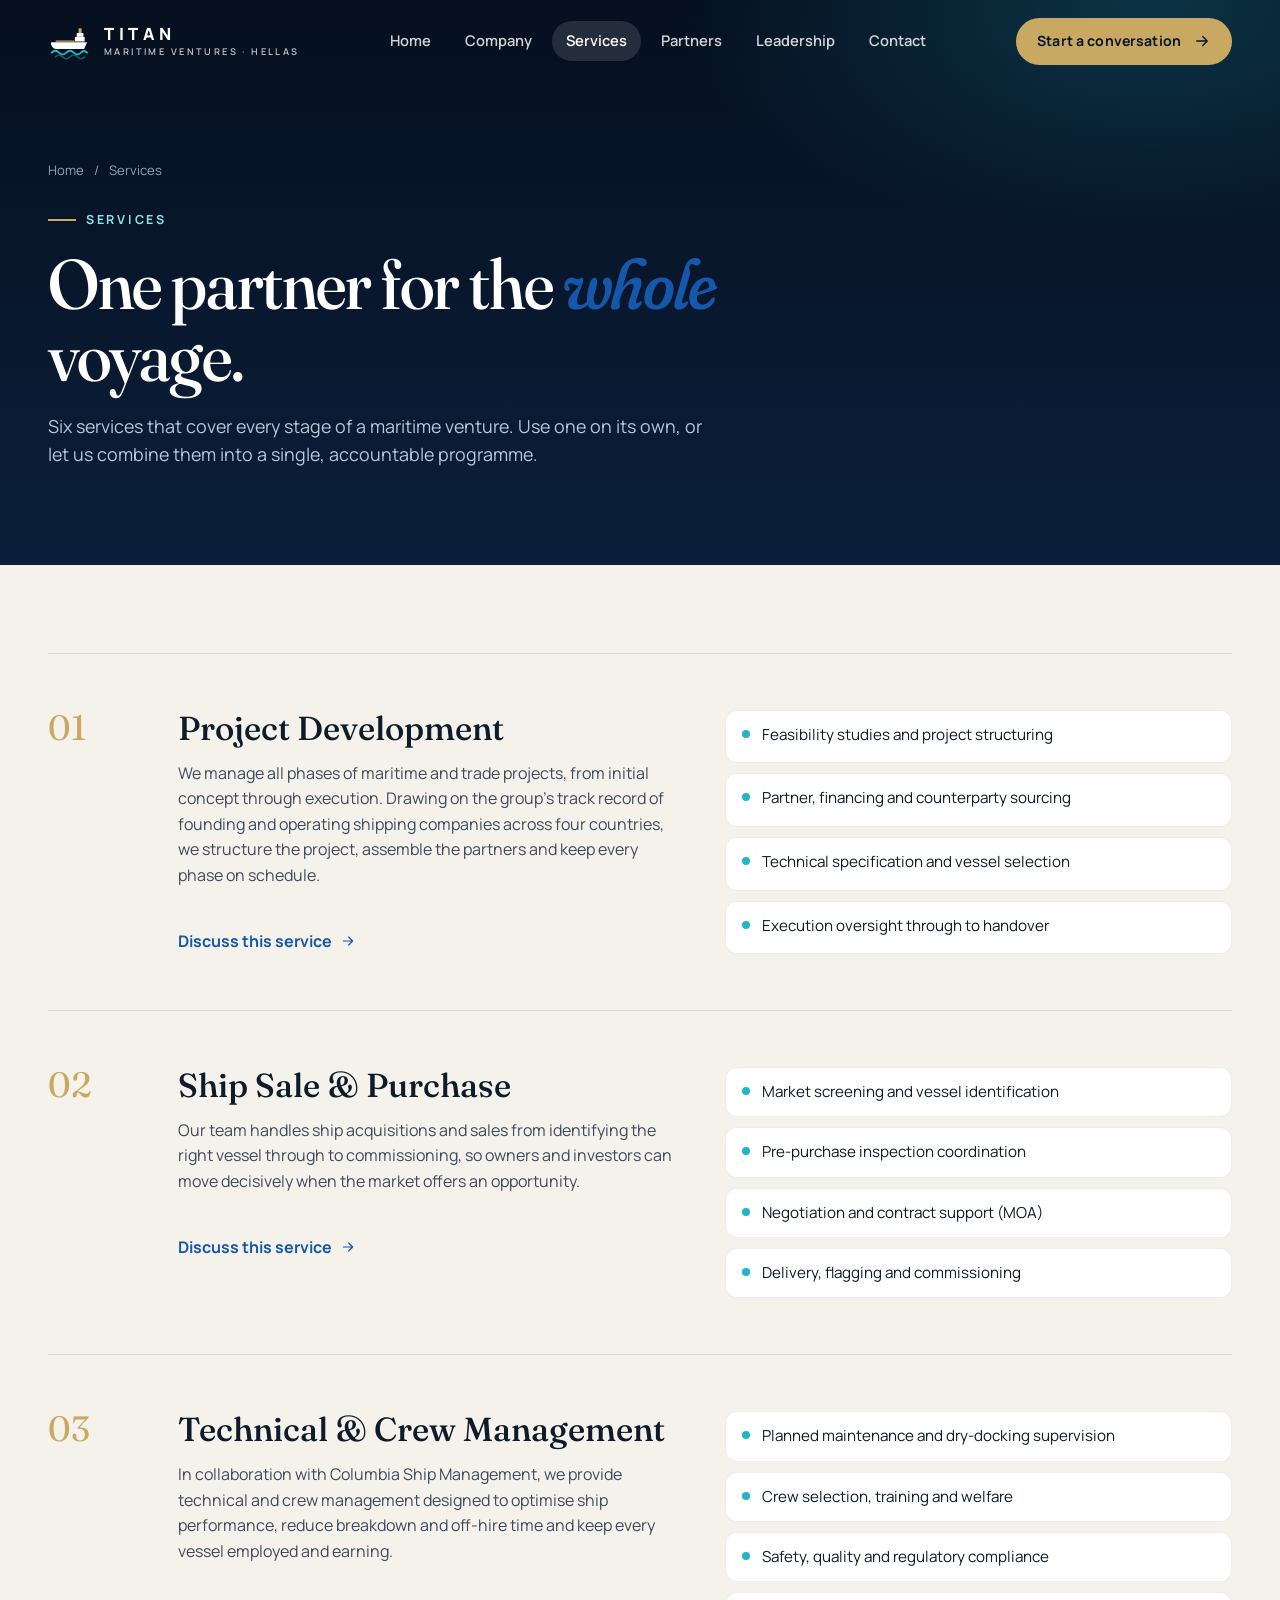
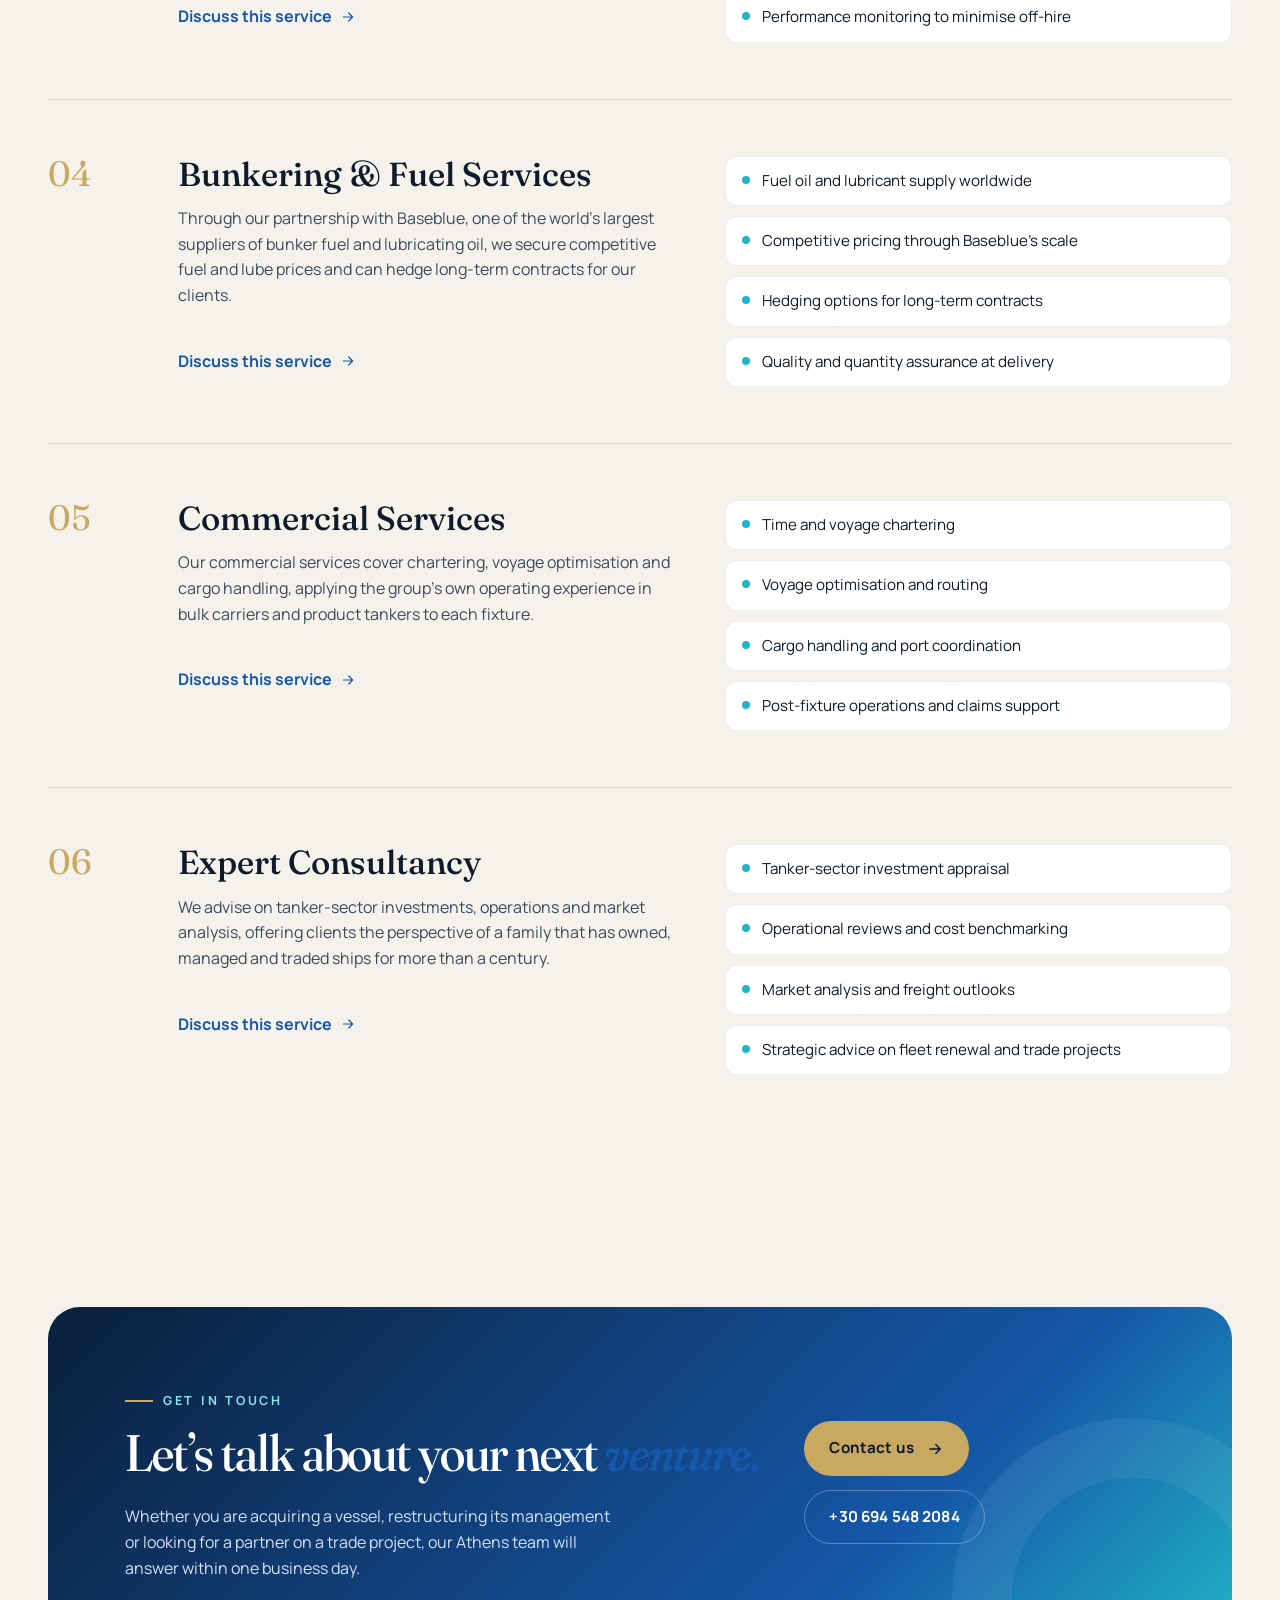
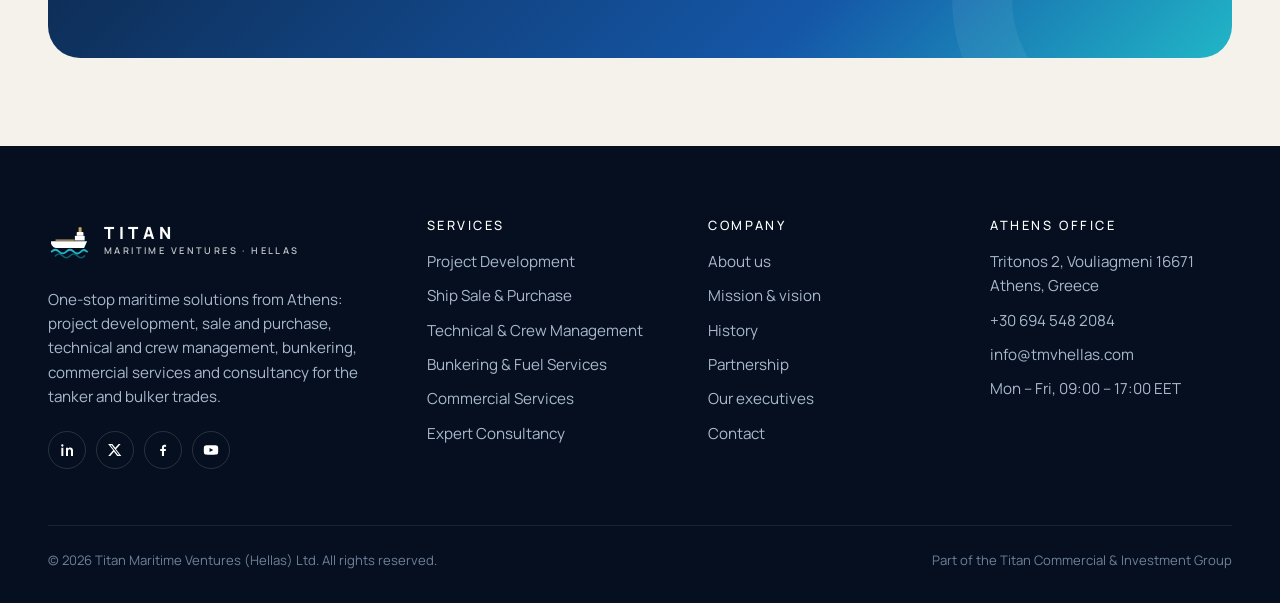
<file: services.html>
<!DOCTYPE html>
<html lang="en">
<head>
  <meta charset="UTF-8">
  <meta name="viewport" content="width=device-width, initial-scale=1">
  <title>Services | Titan Maritime Ventures (Hellas)</title>
  <meta name="description" content="Project development, ship sale & purchase, technical and crew management, bunkering and fuel services, commercial services and consultancy from Titan Maritime Ventures (Hellas).">
  <meta name="theme-color" content="#07162B">
  <link rel="canonical" href="https://tmvhellas.com/services.html">
  <meta property="og:type" content="website">
  <meta property="og:site_name" content="Titan Maritime Ventures (Hellas)">
  <meta property="og:title" content="Services | Titan Maritime Ventures (Hellas)">
  <meta property="og:description" content="Project development, ship sale & purchase, technical and crew management, bunkering and fuel services, commercial services and consultancy from Titan Maritime Ventures (Hellas).">
  <meta property="og:url" content="https://tmvhellas.com/services.html">
  <link rel="icon" type="image/svg+xml" href="assets/favicon.svg">
  <link rel="preconnect" href="https://fonts.googleapis.com">
  <link rel="preconnect" href="https://fonts.gstatic.com" crossorigin>
  <link href="https://fonts.googleapis.com/css2?family=Fraunces:ital,opsz,wght,SOFT@0,9..144,400..600,0..100;1,9..144,400..600,0..100&family=Manrope:wght@400;500;600;700;800&display=swap" rel="stylesheet">
  <link rel="stylesheet" href="css/style.css">
</head>
<body>
<a class="skip" href="#main">Skip to content</a>
<header class="header">
  <div class="container header__inner">
    <a class="brand" href="index.html" aria-label="Titan Maritime Ventures (Hellas) - home">
  <svg class="brand__mark" viewBox="0 0 72 72" aria-hidden="true">
  <rect x="50" y="15" width="5" height="9" rx="1" fill="#C9A961"/>
  <rect x="47" y="23" width="11" height="6" rx="1.2" fill="currentColor"/>
  <rect x="44" y="29" width="16" height="8" rx="1.2" fill="currentColor"/>
  <rect x="12" y="35" width="32" height="2.4" rx="1.2" fill="#C9A961"/>
  <path d="M5 38 H64 L59 49 H14 Q8 49 5 42 Z" fill="currentColor"/>
  <path d="M6 55 c4 -4 8 -4 12 0 s8 4 12 0 s8 -4 12 0 s8 4 12 0 s6 -3 10 0" fill="none" stroke="#21B6C7" stroke-width="3" stroke-linecap="round"/>
  <path d="M12 62 c4 -4 8 -4 12 0 s8 4 12 0 s8 -4 12 0 s8 4 12 0" fill="none" stroke="#21B6C7" stroke-opacity=".45" stroke-width="2.4" stroke-linecap="round"/>
</svg>
  <span class="brand__text"><span class="brand__name">TITAN</span><span class="brand__sub">MARITIME VENTURES · HELLAS</span></span>
</a>
    <nav class="nav" aria-label="Primary"><a href="index.html">Home</a><a href="about.html">Company</a><a href="services.html">Services</a><a href="partners.html">Partners</a><a href="leadership.html">Leadership</a><a href="contact.html">Contact</a></nav>
    <a class="btn btn--primary header__cta" href="contact.html">Start a conversation <svg viewBox="0 0 24 24" fill="none" stroke="currentColor" stroke-width="1.8" stroke-linecap="round" stroke-linejoin="round" aria-hidden="true" ><path d="M5 12h14M13 6l6 6-6 6"/></svg></a>
    <button class="nav-toggle" aria-expanded="false" aria-controls="mobile-nav" aria-label="Open menu"><span></span><span></span><span></span></button>
  </div>
</header>
<nav class="mobile-nav" id="mobile-nav" aria-label="Mobile">
  <a href="index.html">Home</a><a href="about.html">Company</a><a href="services.html">Services</a><a href="partners.html">Partners</a><a href="leadership.html">Leadership</a><a href="contact.html">Contact</a>
  <a class="btn btn--primary" href="contact.html">Start a conversation <svg viewBox="0 0 24 24" fill="none" stroke="currentColor" stroke-width="1.8" stroke-linecap="round" stroke-linejoin="round" aria-hidden="true" ><path d="M5 12h14M13 6l6 6-6 6"/></svg></a>
</nav>
<main id="main">
<section class="page-hero">
  <div class="container page-hero__grid">
    <div>
      <div class="crumbs"><a href="index.html">Home</a><span>/</span><span>Services</span></div>
      <span class="eyebrow">Services</span>
      <h1 class="display h1">One partner for the <span class="italic">whole</span> voyage.</h1>
      <p class="lede">Six services that cover every stage of a maritime venture. Use one on its own, or let us combine them into a single, accountable programme.</p>
    </div>
    
  </div>
</section>
<section class="section section--tight">
  <div class="container">
    <article class="service reveal" id="project-development">
      <span class="service__num">01</span>
      <div class="service__body">
        <h2>Project Development</h2>
        <p>We manage all phases of maritime and trade projects, from initial concept through execution. Drawing on the group's track record of founding and operating shipping companies across four countries, we structure the project, assemble the partners and keep every phase on schedule.</p>
        <a class="link-arrow mt-2" href="contact.html">Discuss this service <svg viewBox="0 0 24 24" fill="none" stroke="currentColor" stroke-width="1.8" stroke-linecap="round" stroke-linejoin="round" aria-hidden="true" ><path d="M5 12h14M13 6l6 6-6 6"/></svg></a>
      </div>
      <ul class="service__list"><li>Feasibility studies and project structuring</li><li>Partner, financing and counterparty sourcing</li><li>Technical specification and vessel selection</li><li>Execution oversight through to handover</li></ul>
    </article><article class="service reveal" id="sale-purchase">
      <span class="service__num">02</span>
      <div class="service__body">
        <h2>Ship Sale & Purchase</h2>
        <p>Our team handles ship acquisitions and sales from identifying the right vessel through to commissioning, so owners and investors can move decisively when the market offers an opportunity.</p>
        <a class="link-arrow mt-2" href="contact.html">Discuss this service <svg viewBox="0 0 24 24" fill="none" stroke="currentColor" stroke-width="1.8" stroke-linecap="round" stroke-linejoin="round" aria-hidden="true" ><path d="M5 12h14M13 6l6 6-6 6"/></svg></a>
      </div>
      <ul class="service__list"><li>Market screening and vessel identification</li><li>Pre-purchase inspection coordination</li><li>Negotiation and contract support (MOA)</li><li>Delivery, flagging and commissioning</li></ul>
    </article><article class="service reveal" id="technical-crew">
      <span class="service__num">03</span>
      <div class="service__body">
        <h2>Technical & Crew Management</h2>
        <p>In collaboration with Columbia Ship Management, we provide technical and crew management designed to optimise ship performance, reduce breakdown and off-hire time and keep every vessel employed and earning.</p>
        <a class="link-arrow mt-2" href="contact.html">Discuss this service <svg viewBox="0 0 24 24" fill="none" stroke="currentColor" stroke-width="1.8" stroke-linecap="round" stroke-linejoin="round" aria-hidden="true" ><path d="M5 12h14M13 6l6 6-6 6"/></svg></a>
      </div>
      <ul class="service__list"><li>Planned maintenance and dry-docking supervision</li><li>Crew selection, training and welfare</li><li>Safety, quality and regulatory compliance</li><li>Performance monitoring to minimise off-hire</li></ul>
    </article><article class="service reveal" id="bunkering">
      <span class="service__num">04</span>
      <div class="service__body">
        <h2>Bunkering & Fuel Services</h2>
        <p>Through our partnership with Baseblue, one of the world's largest suppliers of bunker fuel and lubricating oil, we secure competitive fuel and lube prices and can hedge long-term contracts for our clients.</p>
        <a class="link-arrow mt-2" href="contact.html">Discuss this service <svg viewBox="0 0 24 24" fill="none" stroke="currentColor" stroke-width="1.8" stroke-linecap="round" stroke-linejoin="round" aria-hidden="true" ><path d="M5 12h14M13 6l6 6-6 6"/></svg></a>
      </div>
      <ul class="service__list"><li>Fuel oil and lubricant supply worldwide</li><li>Competitive pricing through Baseblue's scale</li><li>Hedging options for long-term contracts</li><li>Quality and quantity assurance at delivery</li></ul>
    </article><article class="service reveal" id="commercial">
      <span class="service__num">05</span>
      <div class="service__body">
        <h2>Commercial Services</h2>
        <p>Our commercial services cover chartering, voyage optimisation and cargo handling, applying the group's own operating experience in bulk carriers and product tankers to each fixture.</p>
        <a class="link-arrow mt-2" href="contact.html">Discuss this service <svg viewBox="0 0 24 24" fill="none" stroke="currentColor" stroke-width="1.8" stroke-linecap="round" stroke-linejoin="round" aria-hidden="true" ><path d="M5 12h14M13 6l6 6-6 6"/></svg></a>
      </div>
      <ul class="service__list"><li>Time and voyage chartering</li><li>Voyage optimisation and routing</li><li>Cargo handling and port coordination</li><li>Post-fixture operations and claims support</li></ul>
    </article><article class="service reveal" id="consultancy">
      <span class="service__num">06</span>
      <div class="service__body">
        <h2>Expert Consultancy</h2>
        <p>We advise on tanker-sector investments, operations and market analysis, offering clients the perspective of a family that has owned, managed and traded ships for more than a century.</p>
        <a class="link-arrow mt-2" href="contact.html">Discuss this service <svg viewBox="0 0 24 24" fill="none" stroke="currentColor" stroke-width="1.8" stroke-linecap="round" stroke-linejoin="round" aria-hidden="true" ><path d="M5 12h14M13 6l6 6-6 6"/></svg></a>
      </div>
      <ul class="service__list"><li>Tanker-sector investment appraisal</li><li>Operational reviews and cost benchmarking</li><li>Market analysis and freight outlooks</li><li>Strategic advice on fleet renewal and trade projects</li></ul>
    </article>
  </div>
</section>
<section class="section section--tight">
  <div class="container">
    <div class="cta reveal">
      <div>
        <span class="eyebrow">Get in touch</span>
        <h2 class="display h2">Let’s talk about your next <span class="italic">venture.</span></h2>
        <p class="mt-2">Whether you are acquiring a vessel, restructuring its management or looking for a partner on a trade project, our Athens team will answer within one business day.</p>
      </div>
      <div class="cta__actions">
        <a class="btn btn--primary" href="contact.html">Contact us <svg viewBox="0 0 24 24" fill="none" stroke="currentColor" stroke-width="1.8" stroke-linecap="round" stroke-linejoin="round" aria-hidden="true" ><path d="M5 12h14M13 6l6 6-6 6"/></svg></a>
        <a class="btn btn--ghost" href="tel:+306945482084">+30 694 548 2084</a>
      </div>
    </div>
  </div>
</section>

</main>
<footer class="footer">
  <div class="container">
    <div class="footer__grid">
      <div>
        <a class="brand" href="index.html" aria-label="Titan Maritime Ventures (Hellas) - home">
  <svg class="brand__mark" viewBox="0 0 72 72" aria-hidden="true">
  <rect x="50" y="15" width="5" height="9" rx="1" fill="#C9A961"/>
  <rect x="47" y="23" width="11" height="6" rx="1.2" fill="currentColor"/>
  <rect x="44" y="29" width="16" height="8" rx="1.2" fill="currentColor"/>
  <rect x="12" y="35" width="32" height="2.4" rx="1.2" fill="#C9A961"/>
  <path d="M5 38 H64 L59 49 H14 Q8 49 5 42 Z" fill="currentColor"/>
  <path d="M6 55 c4 -4 8 -4 12 0 s8 4 12 0 s8 -4 12 0 s8 4 12 0 s6 -3 10 0" fill="none" stroke="#21B6C7" stroke-width="3" stroke-linecap="round"/>
  <path d="M12 62 c4 -4 8 -4 12 0 s8 4 12 0 s8 -4 12 0 s8 4 12 0" fill="none" stroke="#21B6C7" stroke-opacity=".45" stroke-width="2.4" stroke-linecap="round"/>
</svg>
  <span class="brand__text"><span class="brand__name">TITAN</span><span class="brand__sub">MARITIME VENTURES · HELLAS</span></span>
</a>
        <p class="footer__about">One-stop maritime solutions from Athens: project development, sale and purchase, technical and crew management, bunkering, commercial services and consultancy for the tanker and bulker trades.</p>
        <div class="socials">
          <a href="#" aria-label="LinkedIn"><svg viewBox="0 0 24 24" fill="currentColor" aria-hidden="true"><path d="M6.5 8.5h-3V21h3zM5 3.5A1.75 1.75 0 1 0 5 7a1.75 1.75 0 0 0 0-3.5zM21 13.2c0-3.3-1.8-4.9-4.2-4.9-1.9 0-2.8 1-3.3 1.8V8.5h-3V21h3v-6.6c0-1.7.3-3.4 2.4-3.4s2.1 2 2.1 3.5V21h3z"/></svg></a>
          <a href="#" aria-label="X (Twitter)"><svg viewBox="0 0 24 24" fill="currentColor" aria-hidden="true"><path d="M17.5 3h3l-7 8 8 10h-6.2l-4.9-6.3L4.8 21h-3l7.5-8.5L1.7 3h6.3l4.4 5.8zm-1 16.2h1.7L7 4.7H5.2z"/></svg></a>
          <a href="#" aria-label="Facebook"><svg viewBox="0 0 24 24" fill="currentColor" aria-hidden="true"><path d="M13.5 21v-7.5h2.6l.4-3h-3V8.6c0-.9.3-1.5 1.5-1.5h1.6V4.4c-.3 0-1.2-.1-2.3-.1-2.3 0-3.9 1.4-3.9 4v2.2H7.8v3h2.6V21z"/></svg></a>
          <a href="#" aria-label="YouTube"><svg viewBox="0 0 24 24" fill="currentColor" aria-hidden="true"><path d="M22.5 7.2a2.7 2.7 0 0 0-1.9-1.9C18.9 5 12 5 12 5s-6.9 0-8.6.3A2.7 2.7 0 0 0 1.5 7.2 28 28 0 0 0 1.2 12a28 28 0 0 0 .3 4.8 2.7 2.7 0 0 0 1.9 1.9C5.1 19 12 19 12 19s6.9 0 8.6-.3a2.7 2.7 0 0 0 1.9-1.9 28 28 0 0 0 .3-4.8 28 28 0 0 0-.3-4.8zM9.8 15V9l5.6 3z"/></svg></a>
        </div>
      </div>
      <div>
        <h4>Services</h4>
        <ul><li><a href="services.html#project-development">Project Development</a></li><li><a href="services.html#sale-purchase">Ship Sale & Purchase</a></li><li><a href="services.html#technical-crew">Technical & Crew Management</a></li><li><a href="services.html#bunkering">Bunkering & Fuel Services</a></li><li><a href="services.html#commercial">Commercial Services</a></li><li><a href="services.html#consultancy">Expert Consultancy</a></li></ul>
      </div>
      <div>
        <h4>Company</h4>
        <ul>
          <li><a href="about.html">About us</a></li>
          <li><a href="about.html#mission">Mission &amp; vision</a></li>
          <li><a href="about.html#history">History</a></li>
          <li><a href="partners.html">Partnership</a></li>
          <li><a href="leadership.html">Our executives</a></li>
          <li><a href="contact.html">Contact</a></li>
        </ul>
      </div>
      <div>
        <h4>Athens office</h4>
        <ul>
          <li>Tritonos 2, Vouliagmeni 16671<br>Athens, Greece</li>
          <li><a href="tel:+306945482084">+30 694 548 2084</a></li>
          <li><a href="mailto:info@tmvhellas.com">info@tmvhellas.com</a></li>
          <li>Mon – Fri, 09:00 – 17:00 EET</li>
        </ul>
      </div>
    </div>
    <div class="footer__bottom">
      <span>© <span data-year>2026</span> Titan Maritime Ventures (Hellas) Ltd. All rights reserved.</span>
      <span>Part of the Titan Commercial &amp; Investment Group</span>
    </div>
  </div>
</footer>
<script src="js/main.js"></script>
</body>
</html>
</file>
<file: css/style.css>
/* ==========================================================================
   Titan Maritime Ventures (Hellas) - design system
   Fonts: Fraunces (display) + Manrope (text)
   ========================================================================== */

:root {
  --navy-950: #050F1F;
  --navy-900: #07162B;
  --navy-800: #0B1F3A;
  --navy-700: #12325C;
  --ocean:    #1557A8;
  --teal:     #21B6C7;
  --teal-soft:#8FE3EC;
  --brass:    #C9A961;
  --brass-soft:#E9D7A6;
  --sand:     #F5F2EC;
  --sand-deep:#ECE7DD;
  --mist:     #E6ECF4;
  --ink:      #0D1B2A;
  --ink-soft: #3C4A5C;
  --muted:    #6B7A8F;
  --white:    #FFFFFF;

  --font-display: "Fraunces", Georgia, serif;
  --font-text: "Manrope", "Segoe UI", system-ui, sans-serif;

  --max: 1200px;
  --gutter: clamp(16px, 4vw, 48px);
  --radius: 18px;
  --radius-sm: 10px;
  --shadow: 0 20px 60px -20px rgba(7, 22, 43, .35);
  --ease: cubic-bezier(.2, .7, .2, 1);
}

*, *::before, *::after { box-sizing: border-box; }
html { scroll-behavior: smooth; -webkit-text-size-adjust: 100%; }
body {
  margin: 0;
  font-family: var(--font-text);
  font-size: 16px;
  line-height: 1.6;
  color: var(--ink);
  background: var(--sand);
  -webkit-font-smoothing: antialiased;
}
img, svg { display: block; max-width: 100%; }
a { color: inherit; text-decoration: none; }
ul { margin: 0; padding: 0; list-style: none; }
h1, h2, h3, h4 { margin: 0; font-weight: 500; line-height: 1.1; }
p { margin: 0 0 1em; }
p:last-child { margin-bottom: 0; }
button { font: inherit; }
:focus-visible { outline: 2px solid var(--teal); outline-offset: 3px; }

.container { width: min(100% - 2 * var(--gutter), var(--max)); margin-inline: auto; }
.section { padding-block: clamp(72px, 10vw, 128px); }
.section--tight { padding-block: clamp(48px, 7vw, 88px); }
.section--dark { background: var(--navy-900); color: #DCE5F2; }
.section--sand-deep { background: var(--sand-deep); }
.section--white { background: var(--white); }

/* --- Typography ------------------------------------------------------- */
.display { font-family: var(--font-display); font-weight: 500; letter-spacing: -.02em; font-variation-settings: "opsz" 144, "SOFT" 30; }
.h1 { font-size: clamp(2.6rem, 6.2vw, 5.4rem); line-height: 1.02; }
.h2 { font-size: clamp(2rem, 4vw, 3.2rem); line-height: 1.08; }
.h3 { font-size: clamp(1.35rem, 2vw, 1.7rem); }
.lede { font-size: clamp(1.05rem, 1.4vw, 1.25rem); color: var(--ink-soft); max-width: 60ch; }
.section--dark .lede { color: #A9B8CC; }
.eyebrow {
  display: inline-flex; align-items: center; gap: 10px;
  font-size: .78rem; font-weight: 700; letter-spacing: .22em; text-transform: uppercase;
  color: var(--ocean);
}
.eyebrow::before { content: ""; width: 28px; height: 2px; background: var(--brass); }
.section--dark .eyebrow { color: var(--teal-soft); }
.italic { font-style: italic; font-variation-settings: "opsz" 144, "SOFT" 100; color: var(--ocean); }
.section--dark .italic { color: var(--teal-soft); }
.section-head { display: grid; gap: 18px; max-width: 760px; margin-bottom: clamp(36px, 5vw, 64px); }
.section-head--split { max-width: none; grid-template-columns: 1fr; }
@media (min-width: 900px) {
  .section-head--split { grid-template-columns: 1.2fr .8fr; align-items: end; gap: 48px; }
}

/* --- Buttons ----------------------------------------------------------- */
.btn {
  display: inline-flex; align-items: center; gap: 12px;
  padding: 14px 24px; border-radius: 999px; border: 1px solid transparent;
  font-weight: 700; font-size: .95rem; letter-spacing: .01em; cursor: pointer;
  transition: transform .35s var(--ease), background .3s, color .3s, border-color .3s, box-shadow .3s;
  white-space: nowrap;
}
.btn svg { width: 18px; height: 18px; transition: transform .35s var(--ease); }
.btn:hover svg { transform: translateX(4px); }
.btn--primary { background: var(--brass); color: var(--navy-900); }
.btn--primary:hover { background: var(--brass-soft); transform: translateY(-2px); box-shadow: 0 12px 30px -12px rgba(201,169,97,.7); }
.btn--ghost { background: transparent; border-color: rgba(255,255,255,.3); color: #fff; }
.btn--ghost:hover { border-color: #fff; background: rgba(255,255,255,.06); }
.btn--navy { background: var(--navy-800); color: #fff; }
.btn--navy:hover { background: var(--navy-700); transform: translateY(-2px); }
.btn--outline { border-color: rgba(11,31,58,.25); color: var(--navy-800); }
.btn--outline:hover { border-color: var(--navy-800); background: var(--white); }
.link-arrow { display: inline-flex; align-items: center; gap: 8px; font-weight: 700; color: var(--ocean); }
.link-arrow svg { width: 16px; height: 16px; transition: transform .3s var(--ease); }
.link-arrow:hover svg { transform: translateX(4px); }
.section--dark .link-arrow { color: var(--teal-soft); }

/* --- Header ------------------------------------------------------------ */
.header {
  position: fixed; inset: 0 0 auto 0; z-index: 50;
  padding-block: 18px;
  transition: padding .3s, background .3s, box-shadow .3s;
  color: #fff;
}
.header.is-scrolled {
  padding-block: 10px;
  background: rgba(7, 22, 43, .82);
  backdrop-filter: saturate(160%) blur(14px);
  -webkit-backdrop-filter: saturate(160%) blur(14px);
  box-shadow: 0 1px 0 rgba(255,255,255,.06);
}
.header__inner { display: flex; align-items: center; justify-content: space-between; gap: 24px; }
.brand { display: inline-flex; align-items: center; gap: 12px; }
.brand__mark { width: 44px; height: 44px; flex: none; }
.brand__text { display: grid; line-height: 1; }
.brand__name { font-weight: 800; letter-spacing: .28em; font-size: 1.05rem; }
.brand__sub { font-size: .58rem; font-weight: 600; letter-spacing: .26em; opacity: .75; margin-top: 4px; white-space: nowrap; }
.nav { display: none; align-items: center; gap: 6px; }
.nav a {
  padding: 8px 14px; border-radius: 999px; font-weight: 600; font-size: .92rem;
  opacity: .82; transition: opacity .2s, background .2s;
}
.nav a:hover { opacity: 1; background: rgba(255,255,255,.08); }
.nav a[aria-current="page"] { opacity: 1; background: rgba(255,255,255,.12); }
.header__cta { display: none; }
.nav-toggle {
  display: inline-grid; place-items: center; width: 46px; height: 46px; position: relative; z-index: 60;
  border-radius: 999px; border: 1px solid rgba(255,255,255,.25); background: transparent; color: #fff; cursor: pointer;
}
.nav-toggle span { display: block; width: 20px; height: 2px; background: currentColor; margin: 2.5px 0; transition: transform .3s, opacity .3s; }
.nav-toggle[aria-expanded="true"] span:nth-child(1) { transform: translateY(4.5px) rotate(45deg); }
.nav-toggle[aria-expanded="true"] span:nth-child(2) { opacity: 0; }
.nav-toggle[aria-expanded="true"] span:nth-child(3) { transform: translateY(-4.5px) rotate(-45deg); }
@media (min-width: 1000px) {
  .nav { display: flex; }
  .header__cta { display: inline-flex; padding: 11px 20px; font-size: .88rem; }
  .nav-toggle { display: none; }
}
.mobile-nav {
  position: fixed; inset: 0; z-index: 40; background: var(--navy-900);
  display: grid; align-content: center; padding: var(--gutter);
  transform: translateY(-100%); transition: transform .5s var(--ease); color: #fff;
}
.mobile-nav.is-open { transform: translateY(0); }
.mobile-nav a { font-family: var(--font-display); font-size: clamp(2rem, 8vw, 3rem); padding: 10px 0; border-bottom: 1px solid rgba(255,255,255,.08); }
.mobile-nav .btn { margin-top: 28px; justify-self: start; font-family: var(--font-text); font-size: .95rem; border-bottom: 0; }

/* --- Hero (home) ------------------------------------------------------- */
.hero {
  position: relative; overflow: hidden; color: #fff;
  background: radial-gradient(1200px 600px at 80% -10%, rgba(33,182,199,.25), transparent 60%),
              radial-gradient(900px 500px at -10% 100%, rgba(21,87,168,.35), transparent 60%),
              linear-gradient(180deg, var(--navy-950) 0%, var(--navy-900) 60%, var(--navy-800) 100%);
  min-height: 100svh; display: grid; align-items: center;
  padding-top: 130px; padding-bottom: 190px;
}
.hero__grid { display: grid; gap: 48px; }
@media (min-width: 1000px) { .hero__grid { grid-template-columns: 1.15fr .85fr; align-items: center; } }
.hero .eyebrow { color: var(--teal-soft); }
.hero .h1 { margin: 22px 0 24px; }
.hero .h1 .italic { color: var(--brass-soft); }
.hero__lede { color: #B9C7DA; font-size: clamp(1.05rem, 1.5vw, 1.25rem); max-width: 54ch; }
.hero__actions { display: flex; flex-wrap: wrap; gap: 14px; margin-top: 36px; }
.hero__meta { display: flex; flex-wrap: wrap; gap: 28px; margin-top: 56px; padding-top: 28px; border-top: 1px solid rgba(255,255,255,.12); }
.hero__meta div { display: grid; gap: 2px; }
.hero__meta strong { font-family: var(--font-display); font-size: 1.9rem; font-weight: 500; line-height: 1; color: #fff; }
.hero__meta span { font-size: .78rem; letter-spacing: .14em; text-transform: uppercase; color: #8FA3BD; }

/* Compass / voyage card */
.voyage {
  position: relative; border-radius: 28px; padding: 28px;
  background: linear-gradient(160deg, rgba(255,255,255,.08), rgba(255,255,255,.02));
  border: 1px solid rgba(255,255,255,.12); backdrop-filter: blur(8px);
  box-shadow: 0 40px 80px -40px rgba(0,0,0,.6);
}
.voyage__ring { position: relative; aspect-ratio: 1; max-width: 420px; margin: 0 auto; }
.voyage__ring svg { width: 100%; height: 100%; }
.voyage__ring .spin { transform-origin: 50% 50%; animation: spin 60s linear infinite; }
.voyage__ring .spin-rev { transform-origin: 50% 50%; animation: spin 90s linear infinite reverse; }
@keyframes spin { to { transform: rotate(360deg); } }
.voyage__legend { display: grid; grid-template-columns: repeat(3, 1fr); gap: 10px; margin-top: 20px; }
.voyage__legend div { padding: 12px; border-radius: 12px; background: rgba(255,255,255,.05); border: 1px solid rgba(255,255,255,.08); }
.voyage__legend b { display: block; font-size: .72rem; letter-spacing: .14em; text-transform: uppercase; color: var(--teal-soft); }
.voyage__legend span { font-size: .85rem; color: #D5DFEC; }

/* Waves */
.waves { position: absolute; left: 0; right: 0; bottom: -2px; height: 160px; pointer-events: none; }
.waves svg { width: 200%; height: 100%; }
.waves .w1 { animation: drift 18s linear infinite; }
.waves .w2 { animation: drift 28s linear infinite reverse; }
.waves .w3 { animation: drift 40s linear infinite; }
@keyframes drift { from { transform: translateX(0); } to { transform: translateX(-50%); } }

/* --- Page hero (inner pages) ------------------------------------------ */
.page-hero {
  position: relative; overflow: hidden; color: #fff; padding: 160px 0 96px;
  background: radial-gradient(800px 400px at 90% 0%, rgba(33,182,199,.22), transparent 60%),
              linear-gradient(180deg, var(--navy-950), var(--navy-800));
}
.page-hero .eyebrow { color: var(--teal-soft); }
.page-hero .h1 { margin: 18px 0 20px; font-size: clamp(2.4rem, 5.5vw, 4.4rem); }
.page-hero .lede { color: #B9C7DA; }
.page-hero__grid { display: grid; gap: 32px; }
@media (min-width: 900px) { .page-hero__grid { grid-template-columns: 1.3fr .7fr; align-items: end; } }
.crumbs { display: flex; gap: 10px; font-size: .82rem; color: #8FA3BD; margin-bottom: 22px; }
.crumbs a:hover { color: #fff; }

/* --- Marquee strip ---------------------------------------------------- */
.strip { background: var(--navy-800); color: #fff; padding: 22px 0; border-top: 1px solid rgba(255,255,255,.06); overflow: hidden; }
.strip__track { display: flex; gap: 48px; white-space: nowrap; animation: marquee 40s linear infinite; width: max-content; }
.strip__track span { display: inline-flex; align-items: center; gap: 14px; font-size: .85rem; letter-spacing: .18em; text-transform: uppercase; color: #9FB3CB; }
.strip__track span::after { content: ""; width: 6px; height: 6px; border-radius: 50%; background: var(--brass); }
@keyframes marquee { to { transform: translateX(-50%); } }

/* --- Cards & grids ----------------------------------------------------- */
.grid { display: grid; gap: 22px; }
.grid--2 { grid-template-columns: 1fr; }
.grid--3 { grid-template-columns: 1fr; }
@media (min-width: 700px) { .grid--2, .grid--3 { grid-template-columns: repeat(2, 1fr); } }
@media (min-width: 1000px) { .grid--3 { grid-template-columns: repeat(3, 1fr); } }

.card {
  position: relative; padding: 32px; border-radius: var(--radius);
  background: var(--white); border: 1px solid rgba(11,31,58,.08);
  transition: transform .4s var(--ease), box-shadow .4s var(--ease), border-color .3s;
}
.card:hover { transform: translateY(-6px); box-shadow: var(--shadow); border-color: rgba(11,31,58,.14); }
.card__num { font-family: var(--font-display); font-size: .95rem; color: var(--brass); letter-spacing: .1em; }
.card__icon { width: 52px; height: 52px; border-radius: 14px; display: grid; place-items: center; background: var(--mist); color: var(--ocean); margin: 18px 0 20px; }
.card__icon svg { width: 26px; height: 26px; }
.card h3 { font-family: var(--font-display); font-size: 1.45rem; margin-bottom: 12px; }
.card p { color: var(--ink-soft); font-size: .98rem; }
.card .link-arrow { margin-top: 18px; font-size: .9rem; }
.card--dark { background: var(--navy-800); color: #fff; border-color: rgba(255,255,255,.08); }
.card--dark p { color: #B9C7DA; }
.card--dark .card__icon { background: rgba(255,255,255,.08); color: var(--teal-soft); }
.card--accent { background: linear-gradient(160deg, var(--ocean), var(--navy-800)); color: #fff; border: 0; }
.card--accent p { color: #D5E3F7; }

/* Services list (services page) */
.service {
  display: grid; gap: 28px; padding: clamp(32px, 5vw, 56px) 0; border-top: 1px solid rgba(11,31,58,.12);
  scroll-margin-top: 110px;
}
@media (min-width: 900px) { .service { grid-template-columns: 90px 1fr 1fr; gap: 40px; } }
.service__num { font-family: var(--font-display); font-size: 2.2rem; color: var(--brass); line-height: 1; }
.service h2 { font-family: var(--font-display); font-size: clamp(1.6rem, 2.6vw, 2.2rem); margin-bottom: 14px; }
.service__body p { color: var(--ink-soft); }
.service__list { display: grid; gap: 10px; }
.service__list li { display: flex; gap: 12px; align-items: flex-start; padding: 12px 16px; background: var(--white); border-radius: 12px; border: 1px solid rgba(11,31,58,.08); font-size: .95rem; }
.service__list li::before { content: ""; flex: none; width: 8px; height: 8px; margin-top: 7px; border-radius: 50%; background: var(--teal); }

/* --- Split sections ---------------------------------------------------- */
.split { display: grid; gap: 40px; align-items: center; }
@media (min-width: 960px) { .split { grid-template-columns: 1fr 1fr; gap: 72px; } .split--rev > :first-child { order: 2; } }
.split .h2 { margin: 16px 0 20px; }
.feature-list { display: grid; gap: 18px; margin-top: 28px; }
.feature-list li { display: grid; grid-template-columns: 44px 1fr; gap: 16px; }
.feature-list .ico { width: 44px; height: 44px; border-radius: 12px; display: grid; place-items: center; background: var(--navy-800); color: var(--brass); }
.feature-list .ico svg { width: 22px; height: 22px; }
.feature-list b { display: block; font-size: 1.05rem; margin-bottom: 2px; }
.feature-list p { color: var(--ink-soft); font-size: .95rem; }
.section--dark .feature-list .ico { background: rgba(255,255,255,.08); color: var(--teal-soft); }
.section--dark .feature-list p { color: #A9B8CC; }

/* Illustrated panels */
.panel {
  position: relative; border-radius: 28px; overflow: hidden; aspect-ratio: 4/5; min-height: 380px;
  background: linear-gradient(160deg, var(--navy-700), var(--navy-950));
  display: grid; place-items: center; box-shadow: var(--shadow);
}
.panel--wide { aspect-ratio: 16/10; min-height: 300px; }
.panel svg { width: 86%; height: auto; }
.panel__badge {
  position: absolute; left: 22px; bottom: 22px; padding: 14px 18px; border-radius: 14px;
  background: rgba(255,255,255,.92); color: var(--navy-900); backdrop-filter: blur(6px);
  display: grid; gap: 2px; box-shadow: 0 10px 30px -10px rgba(0,0,0,.4);
}
.panel__badge b { font-family: var(--font-display); font-size: 1.5rem; font-weight: 500; line-height: 1; }
.panel__badge span { font-size: .72rem; letter-spacing: .14em; text-transform: uppercase; color: var(--muted); }

/* --- Segments (tankers / bulkers) ------------------------------------- */
.segments { display: grid; gap: 22px; }
@media (min-width: 800px) { .segments { grid-template-columns: 1fr 1fr; } }
.segment { padding: 36px; border-radius: 24px; background: var(--white); border: 1px solid rgba(11,31,58,.08); display: grid; gap: 18px; }
.segment__head { display: flex; align-items: center; justify-content: space-between; gap: 16px; }
.segment h3 { font-family: var(--font-display); font-size: 1.8rem; }
.segment svg { width: 120px; height: auto; color: var(--navy-800); }
.chips { display: flex; flex-wrap: wrap; gap: 8px; }
.chips span { padding: 7px 14px; border-radius: 999px; font-size: .82rem; font-weight: 700; background: var(--mist); color: var(--navy-700); letter-spacing: .04em; }

/* --- Timeline ---------------------------------------------------------- */
.timeline { position: relative; display: grid; gap: 0; }
.timeline::before { content: ""; position: absolute; left: 11px; top: 0; bottom: 0; width: 2px; background: linear-gradient(var(--brass), rgba(201,169,97,.1)); }
@media (min-width: 900px) { .timeline::before { left: 50%; transform: translateX(-50%); } }
.tl { position: relative; display: grid; gap: 8px; padding: 0 0 56px 44px; }
.tl::before { content: ""; position: absolute; left: 4px; top: 10px; width: 16px; height: 16px; border-radius: 50%; background: var(--navy-900); border: 3px solid var(--brass); box-shadow: 0 0 0 6px var(--sand); }
.tl__year { font-family: var(--font-display); font-size: 3rem; line-height: 1; color: var(--navy-800); }
.tl h3 { font-size: 1.25rem; }
.tl p { color: var(--ink-soft); max-width: 46ch; }
@media (min-width: 900px) {
  .tl { width: 50%; padding: 0 56px 72px 0; text-align: right; justify-items: end; }
  .tl::before { left: auto; right: -8px; }
  .tl:nth-child(even) { margin-left: 50%; text-align: left; justify-items: start; padding: 0 0 72px 56px; }
  .tl:nth-child(even)::before { right: auto; left: -8px; }
}
.section--dark .tl::before { box-shadow: 0 0 0 6px var(--navy-900); }
.section--dark .tl__year { color: var(--brass-soft); }
.section--dark .tl h3 { color: #fff; }
.section--dark .tl p { color: #A9B8CC; }

/* --- Stats ------------------------------------------------------------- */
.stats { display: grid; gap: 1px; background: rgba(11,31,58,.1); border: 1px solid rgba(11,31,58,.1); border-radius: 20px; overflow: hidden; }
@media (min-width: 700px) { .stats { grid-template-columns: repeat(4, 1fr); } }
.stat { padding: 32px 28px; background: var(--white); display: grid; gap: 6px; }
.stat b { font-family: var(--font-display); font-weight: 500; font-size: clamp(2.2rem, 3.5vw, 3rem); line-height: 1; color: var(--navy-800); }
.stat span { font-size: .85rem; color: var(--muted); }

/* --- Partners ---------------------------------------------------------- */
.partner { display: grid; gap: 22px; padding: 40px; border-radius: 24px; background: var(--white); border: 1px solid rgba(11,31,58,.08); }
@media (min-width: 900px) { .partner { grid-template-columns: 220px 1fr; gap: 40px; align-items: start; } }
.partner__logo { height: 84px; border-radius: 14px; display: grid; place-items: center; background: var(--mist); padding: 0 24px; }
.partner__logo span { font-family: var(--font-display); font-size: 1.5rem; color: var(--navy-800); letter-spacing: .02em; }
.partner h3 { font-family: var(--font-display); font-size: 1.7rem; margin-bottom: 8px; }
.partner__role { font-size: .8rem; letter-spacing: .18em; text-transform: uppercase; color: var(--brass); font-weight: 700; margin-bottom: 14px; }
.partner p { color: var(--ink-soft); }
.partner__facts { display: flex; flex-wrap: wrap; gap: 28px; margin-top: 18px; }
.partner__facts b { display: block; font-family: var(--font-display); font-size: 1.6rem; font-weight: 500; line-height: 1; }
.partner__facts span { font-size: .78rem; color: var(--muted); letter-spacing: .08em; text-transform: uppercase; }

/* --- Team -------------------------------------------------------------- */
.team { display: grid; gap: 22px; }
@media (min-width: 640px) { .team { grid-template-columns: repeat(2, 1fr); } }
@media (min-width: 1000px) { .team { grid-template-columns: repeat(3, 1fr); } }
.person { padding: 28px; border-radius: 22px; background: var(--white); border: 1px solid rgba(11,31,58,.08); display: grid; grid-template-columns: 64px 1fr; gap: 18px; align-items: center; transition: transform .4s var(--ease), box-shadow .4s var(--ease); }
.person:hover { transform: translateY(-4px); box-shadow: var(--shadow); }
.person__avatar { width: 64px; height: 64px; border-radius: 50%; display: grid; place-items: center; font-family: var(--font-display); font-size: 1.3rem; color: #fff; background: linear-gradient(160deg, var(--ocean), var(--navy-800)); }
.person h3 { font-size: 1.1rem; margin-bottom: 4px; }
.person p { font-size: .88rem; color: var(--muted); }

/* --- Values ------------------------------------------------------------ */
.values { display: grid; gap: 18px; }
@media (min-width: 800px) { .values { grid-template-columns: repeat(5, 1fr); } }
.value { padding: 26px 22px; border-radius: 18px; background: rgba(255,255,255,.05); border: 1px solid rgba(255,255,255,.1); display: grid; gap: 10px; align-content: start; }
.value b { font-family: var(--font-display); font-size: 1.2rem; font-weight: 500; color: #fff; }
.value p { font-size: .9rem; color: #A9B8CC; }
.value i { font-style: normal; font-size: .75rem; letter-spacing: .2em; color: var(--brass); }

/* --- CTA band ---------------------------------------------------------- */
.cta {
  position: relative; overflow: hidden; border-radius: 32px; padding: clamp(40px, 6vw, 80px);
  background: linear-gradient(135deg, var(--navy-800), var(--ocean) 70%, var(--teal));
  color: #fff; display: grid; gap: 28px;
}
@media (min-width: 900px) { .cta { grid-template-columns: 1.3fr .7fr; align-items: center; } }
.cta .eyebrow { color: var(--teal-soft); }
.cta .h2 { margin-top: 14px; }
.cta p { color: #D5E3F7; max-width: 50ch; }
.cta__actions { display: flex; flex-wrap: wrap; gap: 14px; justify-self: start; position: relative; z-index: 1; }
@media (min-width: 900px) { .cta__actions { justify-self: end; } }
.cta::after {
  content: ""; position: absolute; right: -80px; bottom: -120px; width: 360px; height: 360px; border-radius: 50%;
  border: 60px solid rgba(255,255,255,.06);
}

/* --- Contact ----------------------------------------------------------- */
.contact { display: grid; gap: 32px; }
@media (min-width: 960px) { .contact { grid-template-columns: .9fr 1.1fr; gap: 64px; } }
.contact__card { display: grid; gap: 22px; }
.contact__item { display: grid; grid-template-columns: 48px 1fr; gap: 16px; align-items: start; }
.contact__item .ico { width: 48px; height: 48px; border-radius: 14px; background: var(--navy-800); color: var(--brass); display: grid; place-items: center; }
.contact__item .ico svg { width: 22px; height: 22px; }
.contact__item b { display: block; font-size: .78rem; letter-spacing: .18em; text-transform: uppercase; color: var(--muted); margin-bottom: 4px; }
.contact__item a:hover { color: var(--ocean); }
.form { display: grid; gap: 16px; padding: clamp(24px, 4vw, 40px); border-radius: 24px; background: var(--white); border: 1px solid rgba(11,31,58,.08); box-shadow: var(--shadow); }
.form__row { display: grid; gap: 16px; }
@media (min-width: 640px) { .form__row { grid-template-columns: 1fr 1fr; } }
.field { display: grid; gap: 6px; }
.field label { font-size: .8rem; font-weight: 700; letter-spacing: .08em; text-transform: uppercase; color: var(--ink-soft); }
.field input, .field select, .field textarea {
  font: inherit; padding: 14px 16px; border-radius: 12px; border: 1px solid rgba(11,31,58,.18); background: var(--sand);
  color: var(--ink); transition: border-color .2s, box-shadow .2s;
}
.field input:focus, .field select:focus, .field textarea:focus { outline: none; border-color: var(--ocean); box-shadow: 0 0 0 4px rgba(21,87,168,.12); background: #fff; }
.field textarea { min-height: 140px; resize: vertical; }
.form__note { font-size: .82rem; color: var(--muted); }
.map { border-radius: 24px; overflow: hidden; aspect-ratio: 16/9; border: 1px solid rgba(11,31,58,.08); background: var(--mist); }
.map iframe { width: 100%; height: 100%; border: 0; display: block; }

/* --- Footer ------------------------------------------------------------ */
.footer { background: var(--navy-950); color: #A9B8CC; padding: 72px 0 32px; }
.footer__grid { display: grid; gap: 40px; }
@media (min-width: 900px) { .footer__grid { grid-template-columns: 1.4fr 1fr 1fr 1fr; } }
.footer .brand { color: #fff; }
.footer__about { margin-top: 18px; max-width: 36ch; font-size: .95rem; }
.footer h4 { color: #fff; font-size: .8rem; letter-spacing: .2em; text-transform: uppercase; margin-bottom: 18px; }
.footer li { margin-bottom: 10px; font-size: .95rem; }
.footer li a:hover { color: #fff; }
.footer__bottom { display: flex; flex-wrap: wrap; justify-content: space-between; gap: 12px; margin-top: 56px; padding-top: 24px; border-top: 1px solid rgba(255,255,255,.08); font-size: .82rem; color: #6F8199; }
.socials { display: flex; gap: 10px; margin-top: 22px; }
.socials a { width: 38px; height: 38px; border-radius: 50%; display: grid; place-items: center; border: 1px solid rgba(255,255,255,.14); color: #fff; transition: background .2s, border-color .2s; }
.socials a:hover { background: rgba(255,255,255,.1); border-color: rgba(255,255,255,.4); }
.socials svg { width: 16px; height: 16px; }

/* --- Reveal animations ------------------------------------------------- */
.reveal { opacity: 0; transform: translateY(24px); transition: opacity .8s var(--ease), transform .8s var(--ease); }
.reveal.is-visible { opacity: 1; transform: none; }
.reveal[data-delay="1"] { transition-delay: .1s; }
.reveal[data-delay="2"] { transition-delay: .2s; }
.reveal[data-delay="3"] { transition-delay: .3s; }
.reveal[data-delay="4"] { transition-delay: .4s; }
.reveal[data-delay="5"] { transition-delay: .5s; }
@media (prefers-reduced-motion: reduce) {
  *, *::before, *::after { animation: none !important; transition: none !important; }
  .reveal { opacity: 1; transform: none; }
  html { scroll-behavior: auto; }
}

/* --- Utilities --------------------------------------------------------- */
.visually-hidden { position: absolute; width: 1px; height: 1px; overflow: hidden; clip: rect(0 0 0 0); white-space: nowrap; }
.mt-1 { margin-top: 12px; } .mt-2 { margin-top: 24px; } .mt-3 { margin-top: 40px; } .mt-4 { margin-top: 64px; }
.text-center { text-align: center; }
.skip { position: absolute; left: 16px; top: -60px; z-index: 100; padding: 10px 16px; background: var(--brass); color: var(--navy-900); border-radius: 8px; font-weight: 700; transition: top .2s; }
.skip:focus { top: 16px; }
</file>
